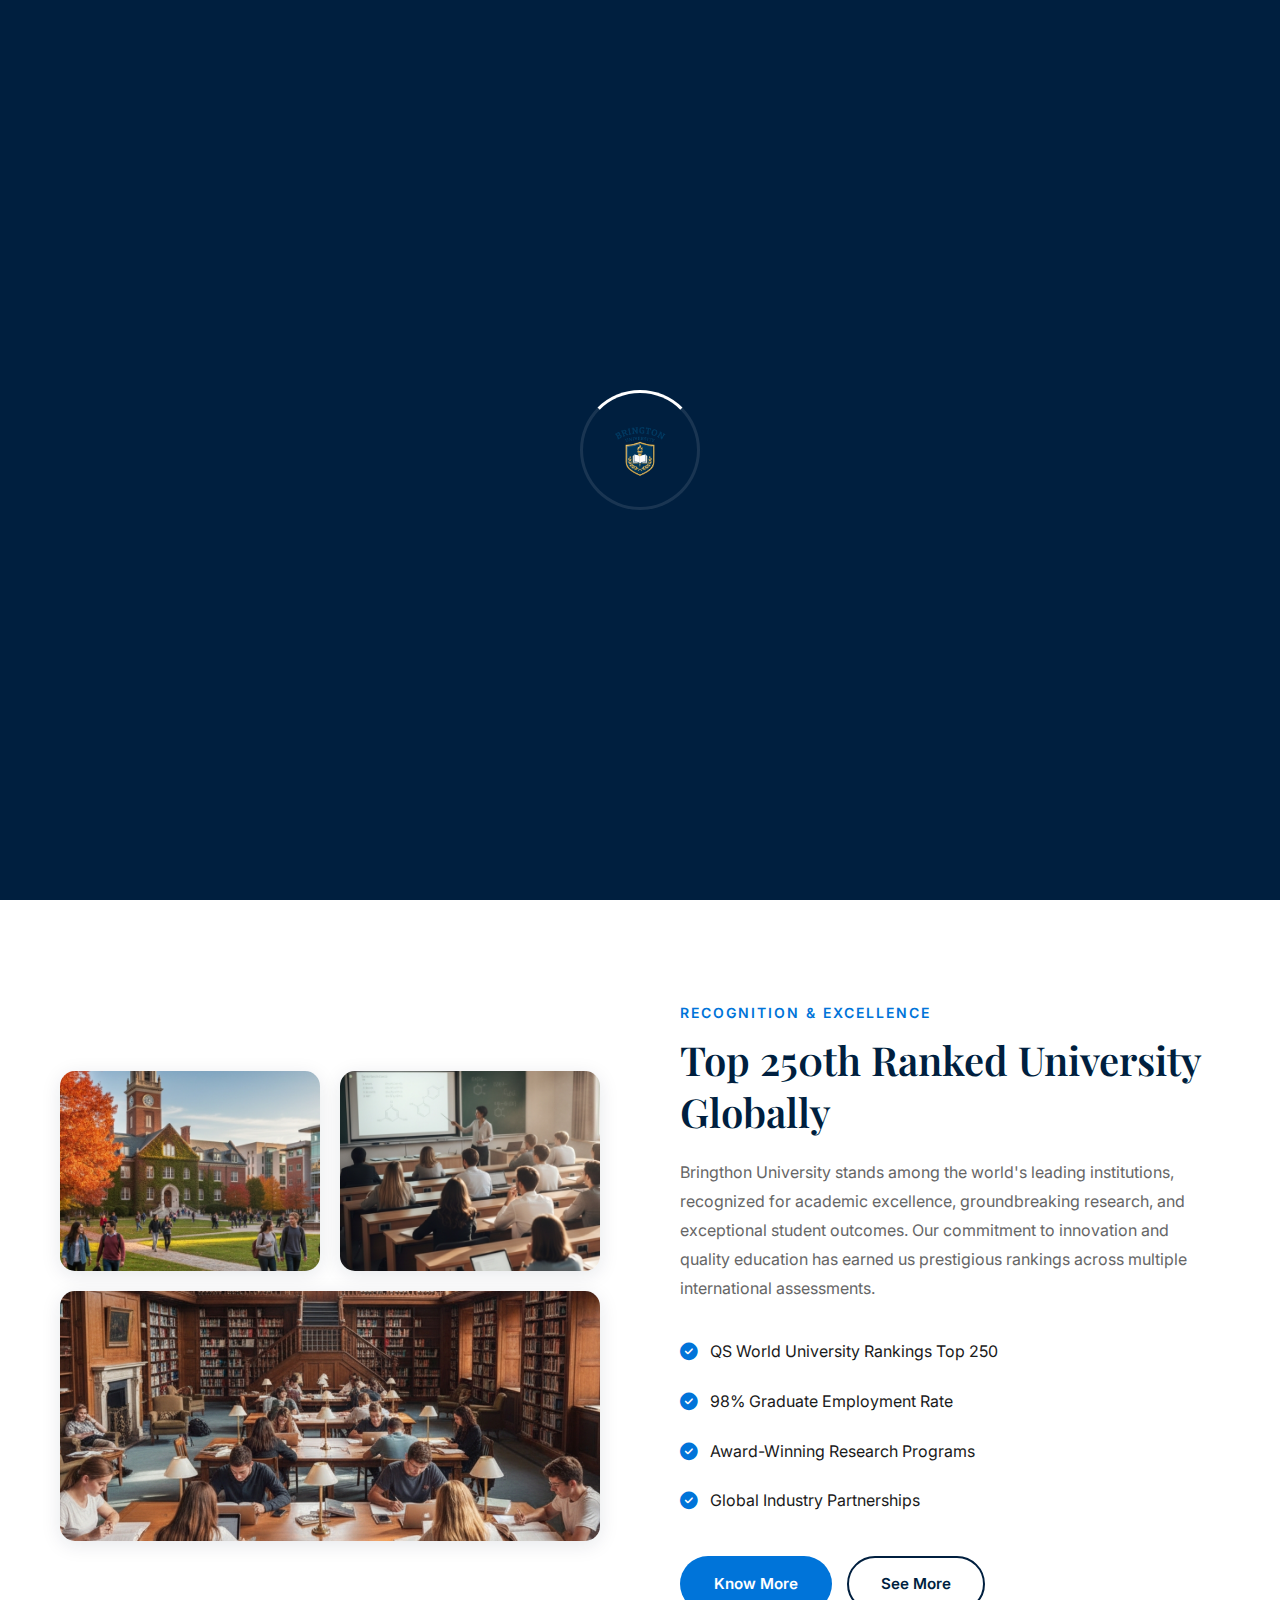
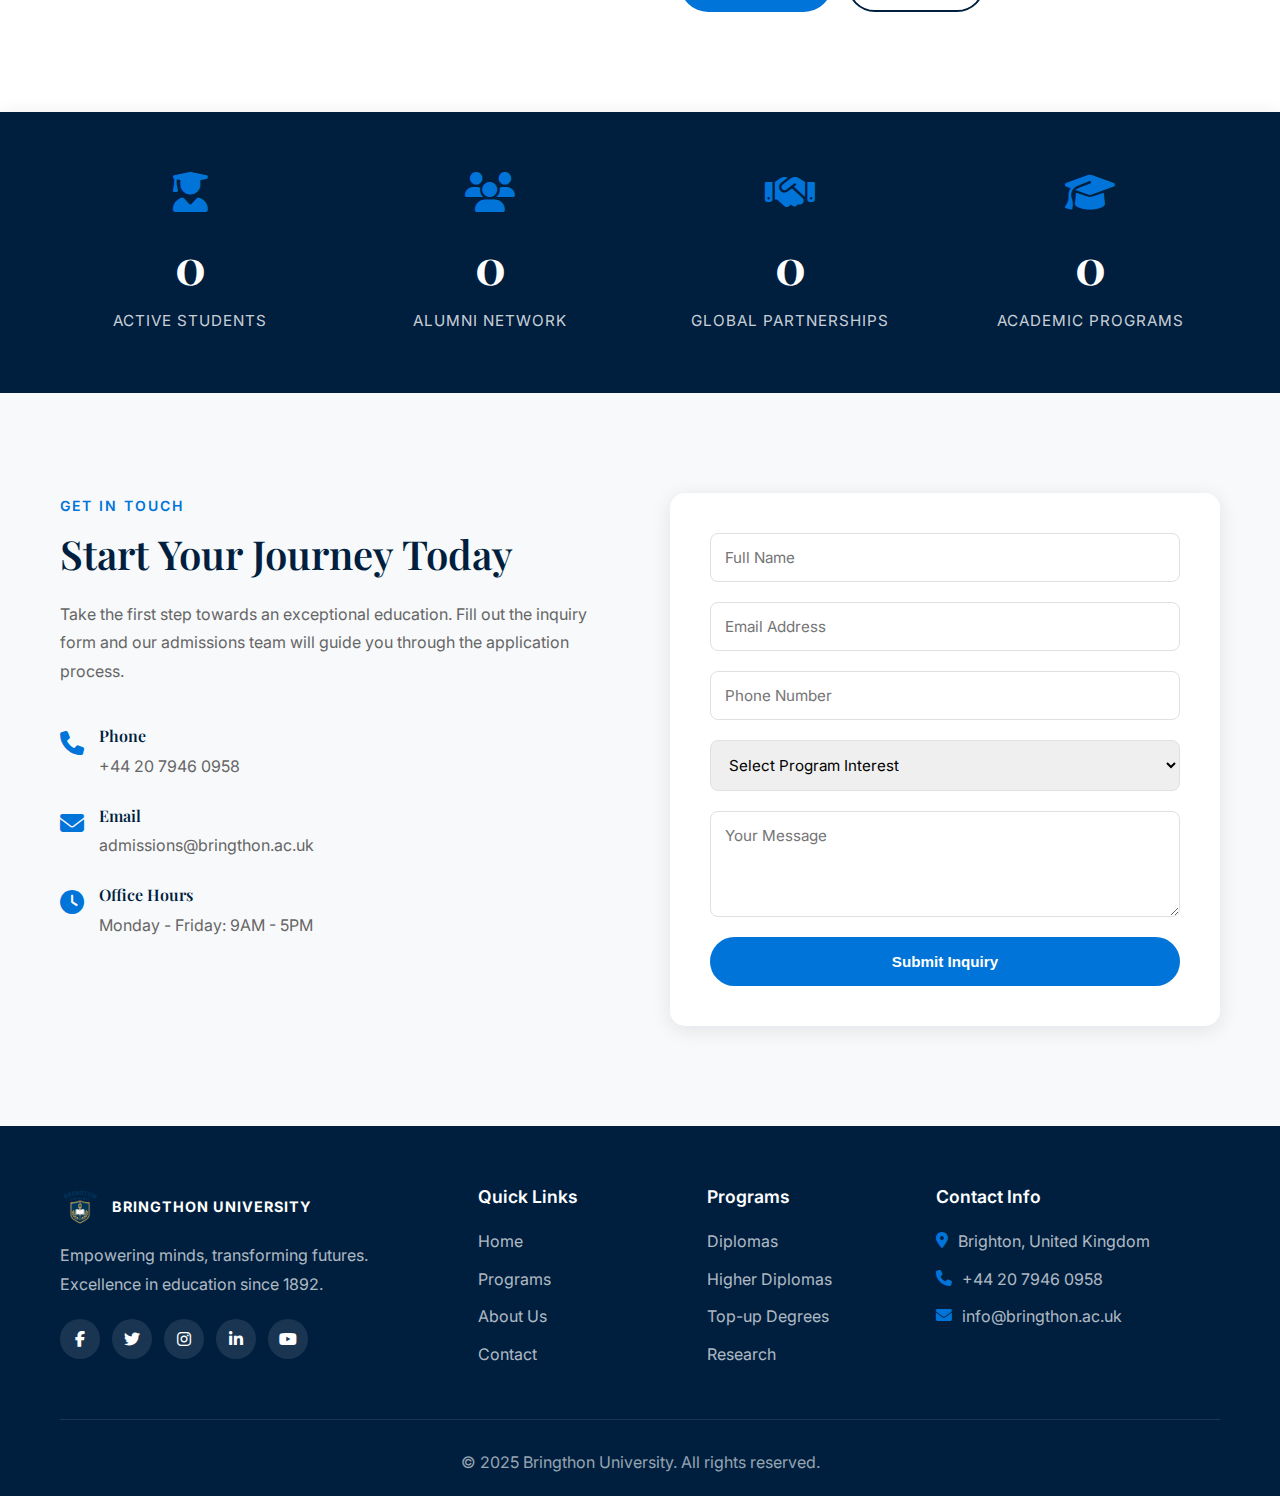
<file: index.html>
<!DOCTYPE html>
<html lang="en">
<head>
    <meta charset="UTF-8">
    <meta name="viewport" content="width=device-width, initial-scale=1.0">
    <title>Bringthon University - Premier Education Excellence</title>
    <link rel="stylesheet" href="styles.css">
    <link rel="stylesheet" href="https://cdnjs.cloudflare.com/ajax/libs/font-awesome/6.4.0/css/all.min.css">
    <link href="https://fonts.googleapis.com/css2?family=Playfair+Display:wght@400;500;600;700&family=Inter:wght@300;400;500;600;700&display=swap" rel="stylesheet">
</head>
<body>
    <!-- Loader -->
    <div class="loader-wrapper" id="loader">
        <div class="loader">
            <div class="loader-ring"></div>
            <div class="loader-text"><img src="images/logo.png" alt="Bringthon University"></div>
        </div>
    </div>

    <!-- Navigation -->
    <nav class="navbar" id="navbar">
        <div class="container">
            <div class="nav-content">
                <div class="logo">
                    <img src="images/logo.png" alt="Bringthon University">
                    <span>BRINGTHON UNIVERSITY</span>
                </div>
                <ul class="nav-links" id="navLinks">
                    <li><a href="index.html" class="active">Home</a></li>
                    <li><a href="programs.html">Programs</a></li>
                    <li><a href="about.html">About</a></li>
                    <li><a href="contact.html">Contact</a></li>
                </ul>
                <a href="apply.html">
                    <button class="apply-btn">Apply Now</button>
                </a>
                <div class="hamburger" id="hamburger">
                    <span></span>
                    <span></span>
                    <span></span>
                </div>
            </div>
        </div>
    </nav>

    <!-- Hero Section -->
    <section class="hero">
        <div class="hero-image">
            <img src="images/hero-bg.webp" alt="Bringthon Campus">
        </div>
        <div class="hero-overlay"></div>
        <div class="container">
            <div class="hero-content">
                <span class="hero-subtitle">Welcome to Excellence</span>
                <h1 class="hero-title">Shape Your Future at<br><span>Bringthon University</span></h1>
                <p class="hero-description">Join a legacy of academic excellence where innovation meets tradition. Experience world-class education that transforms lives and shapes leaders.</p>
                <div class="hero-buttons">
                    <a href="programs.html" class="btn btn-primary">Explore Programs</a>
                    <a href="contact.html" class="btn btn-secondary">Book a Tour</a>
                </div>
            </div>
        </div>
    </section>

    <!-- Rankings Section -->
    <section class="rankings-section">
        <div class="container">
            <div class="rankings-content">
                <div class="rankings-images">
                    <div class="rank-img-1">
                        <img src="images/campus-1.webp" alt="Campus">
                    </div>
                    <div class="rank-img-2">
                        <img src="images/campus-2.webp" alt="Students">
                    </div>
                    <div class="rank-img-3">
                        <img src="images/campus-3.webp" alt="Library">
                    </div>
                </div>
                <div class="rankings-text">
                    <span class="section-label">Recognition & Excellence</span>
                    <h2>Top 250th Ranked University Globally</h2>
                    <p>Bringthon University stands among the world's leading institutions, recognized for academic excellence, groundbreaking research, and exceptional student outcomes. Our commitment to innovation and quality education has earned us prestigious rankings across multiple international assessments.</p>
                    <ul class="rankings-features">
                        <li><i class="fas fa-check-circle"></i> QS World University Rankings Top 250</li>
                        <li><i class="fas fa-check-circle"></i> 98% Graduate Employment Rate</li>
                        <li><i class="fas fa-check-circle"></i> Award-Winning Research Programs</li>
                        <li><i class="fas fa-check-circle"></i> Global Industry Partnerships</li>
                    </ul>
                    <div class="rankings-buttons">
                        <a href="#inquiry" class="btn btn-primary">Know More</a>
                        <a href="about.html" class="btn btn-outline">See More</a>
                    </div>
                </div>
            </div>
        </div>
    </section>

    <!-- Statistics Bar -->
    <section class="stats-bar">
        <div class="container">
            <div class="stats-grid">
                <div class="stat-item">
                    <i class="fas fa-user-graduate"></i>
                    <div class="stat-number" data-target="15000">0</div>
                    <div class="stat-label">Active Students</div>
                </div>
                <div class="stat-item">
                    <i class="fas fa-users"></i>
                    <div class="stat-number" data-target="45000">0</div>
                    <div class="stat-label">Alumni Network</div>
                </div>
                <div class="stat-item">
                    <i class="fas fa-handshake"></i>
                    <div class="stat-number" data-target="250">0</div>
                    <div class="stat-label">Global Partnerships</div>
                </div>
                <div class="stat-item">
                    <i class="fas fa-graduation-cap"></i>
                    <div class="stat-number" data-target="120">0</div>
                    <div class="stat-label">Academic Programs</div>
                </div>
            </div>
        </div>
    </section>

    <!-- Inquiry Form Section -->
    <section class="inquiry-section" id="inquiry">
        <div class="container">
            <div class="inquiry-content">
                <div class="inquiry-left">
                    <span class="section-label">Get in Touch</span>
                    <h2>Start Your Journey Today</h2>
                    <p>Take the first step towards an exceptional education. Fill out the inquiry form and our admissions team will guide you through the application process.</p>
                    <div class="inquiry-info">
                        <div class="info-item">
                            <i class="fas fa-phone"></i>
                            <div>
                                <h4>Phone</h4>
                                <p>+44 20 7946 0958</p>
                            </div>
                        </div>
                        <div class="info-item">
                            <i class="fas fa-envelope"></i>
                            <div>
                                <h4>Email</h4>
                                <p>admissions@bringthon.ac.uk</p>
                            </div>
                        </div>
                        <div class="info-item">
                            <i class="fas fa-clock"></i>
                            <div>
                                <h4>Office Hours</h4>
                                <p>Monday - Friday: 9AM - 5PM</p>
                            </div>
                        </div>
                    </div>
                </div>
                <div class="inquiry-form-wrapper">
                    <form class="inquiry-form" id="inquiryForm">
                        <div class="form-group">
                            <input type="text" placeholder="Full Name" required>
                        </div>
                        <div class="form-group">
                            <input type="email" placeholder="Email Address" required>
                        </div>
                        <div class="form-group">
                            <input type="tel" placeholder="Phone Number" required>
                        </div>
                        <div class="form-group">
                            <select required>
                                <option value="">Select Program Interest</option>
                                <option value="diploma">Diploma Programs</option>
                                <option value="higher-diploma">Higher Diploma Programs</option>
                                <option value="topup">Top-up Degree Programs</option>
                                <option value="masters">Master's Programs</option>
                            </select>
                        </div>
                        <div class="form-group">
                            <textarea placeholder="Your Message" rows="4"></textarea>
                        </div>
                        <button type="submit" class="btn btn-primary btn-full">Submit Inquiry</button>
                    </form>
                </div>
            </div>
        </div>
    </section>

    <!-- Footer -->
    <footer class="footer">
        <div class="container">
            <div class="footer-grid">
                <div class="footer-col">
                    <div class="footer-logo">
                        <img src="images/logo.png" alt="Bringthon University">
                        <span>BRINGTHON UNIVERSITY</span>
                    </div>
                    <p>Empowering minds, transforming futures. Excellence in education since 1892.</p>
                    <div class="social-links">
                        <a href="#"><i class="fab fa-facebook-f"></i></a>
                        <a href="#"><i class="fab fa-twitter"></i></a>
                        <a href="#"><i class="fab fa-instagram"></i></a>
                        <a href="#"><i class="fab fa-linkedin-in"></i></a>
                        <a href="#"><i class="fab fa-youtube"></i></a>
                    </div>
                </div>
                <div class="footer-col">
                    <h4>Quick Links</h4>
                    <ul>
                        <li><a href="index.html">Home</a></li>
                        <li><a href="programs.html">Programs</a></li>
                        <li><a href="about.html">About Us</a></li>
                        <li><a href="contact.html">Contact</a></li>
                    </ul>
                </div>
                <div class="footer-col">
                    <h4>Programs</h4>
                    <ul>
                        <li><a href="programs.html">Diplomas</a></li>
                        <li><a href="programs.html">Higher Diplomas</a></li>
                        <li><a href="programs.html">Top-up Degrees</a></li>
                        <li><a href="programs.html">Research</a></li>
                    </ul>
                </div>
                <div class="footer-col">
                    <h4>Contact Info</h4>
                    <ul class="contact-info">
                        <li><i class="fas fa-map-marker-alt"></i> Brighton, United Kingdom</li>
                        <li><i class="fas fa-phone"></i> +44 20 7946 0958</li>
                        <li><i class="fas fa-envelope"></i> info@bringthon.ac.uk</li>
                    </ul>
                </div>
            </div>
            <div class="footer-bottom">
                <p>&copy; 2025 Bringthon University. All rights reserved.</p>
            </div>
        </div>
    </footer>

    <script src="script.js"></script>
</body>
</html>
</file>
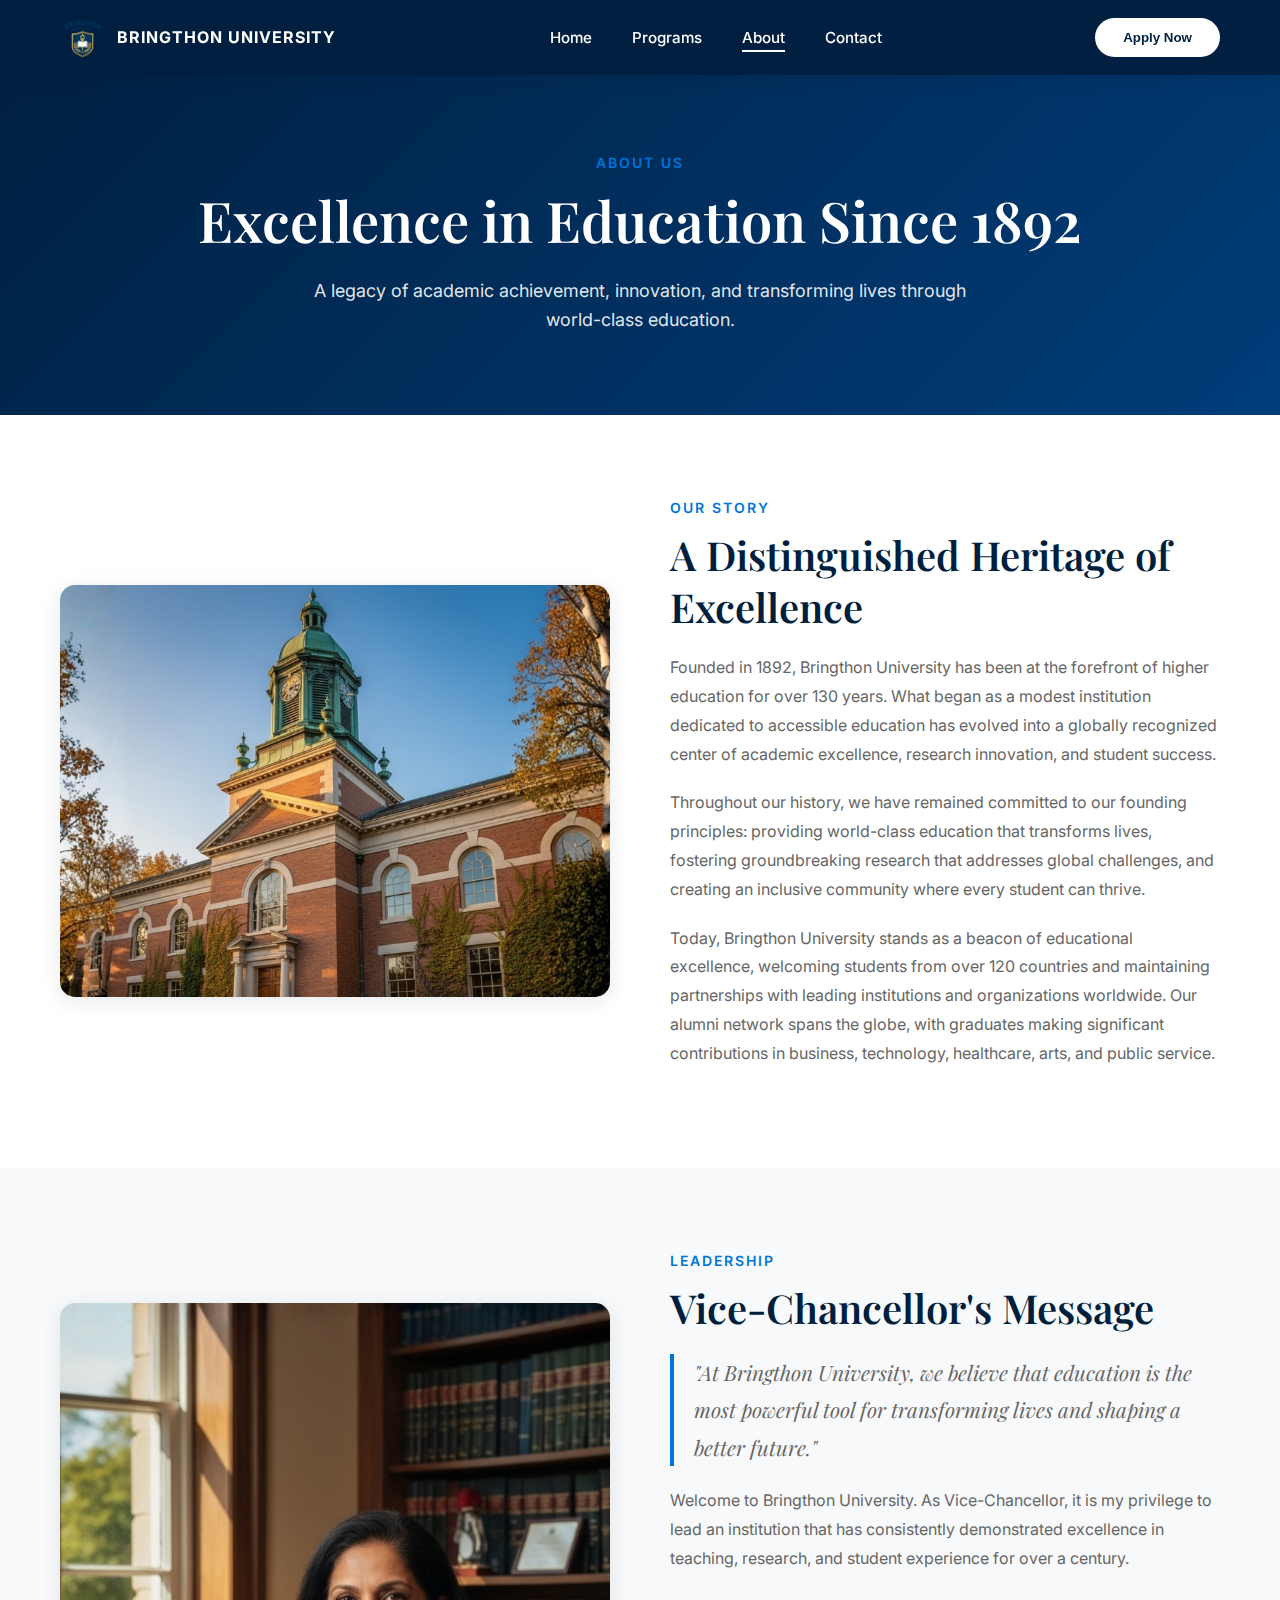
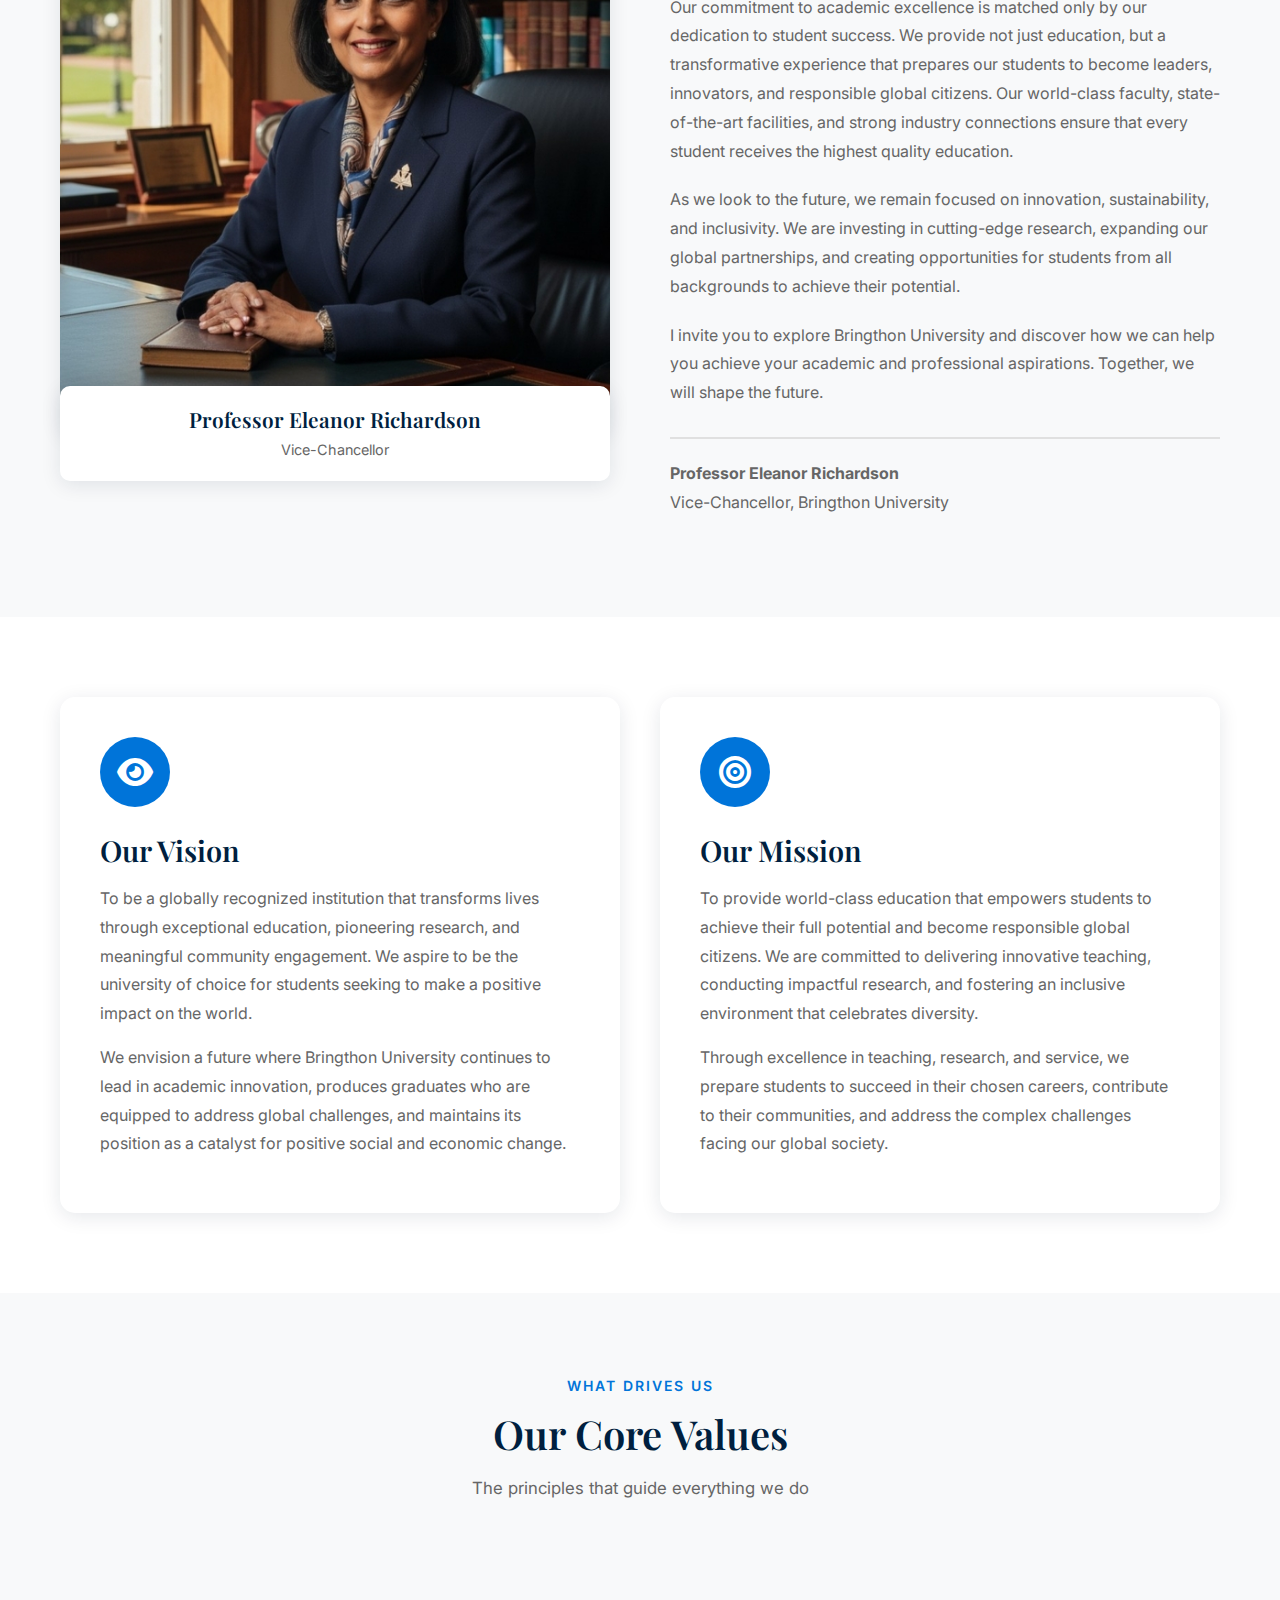
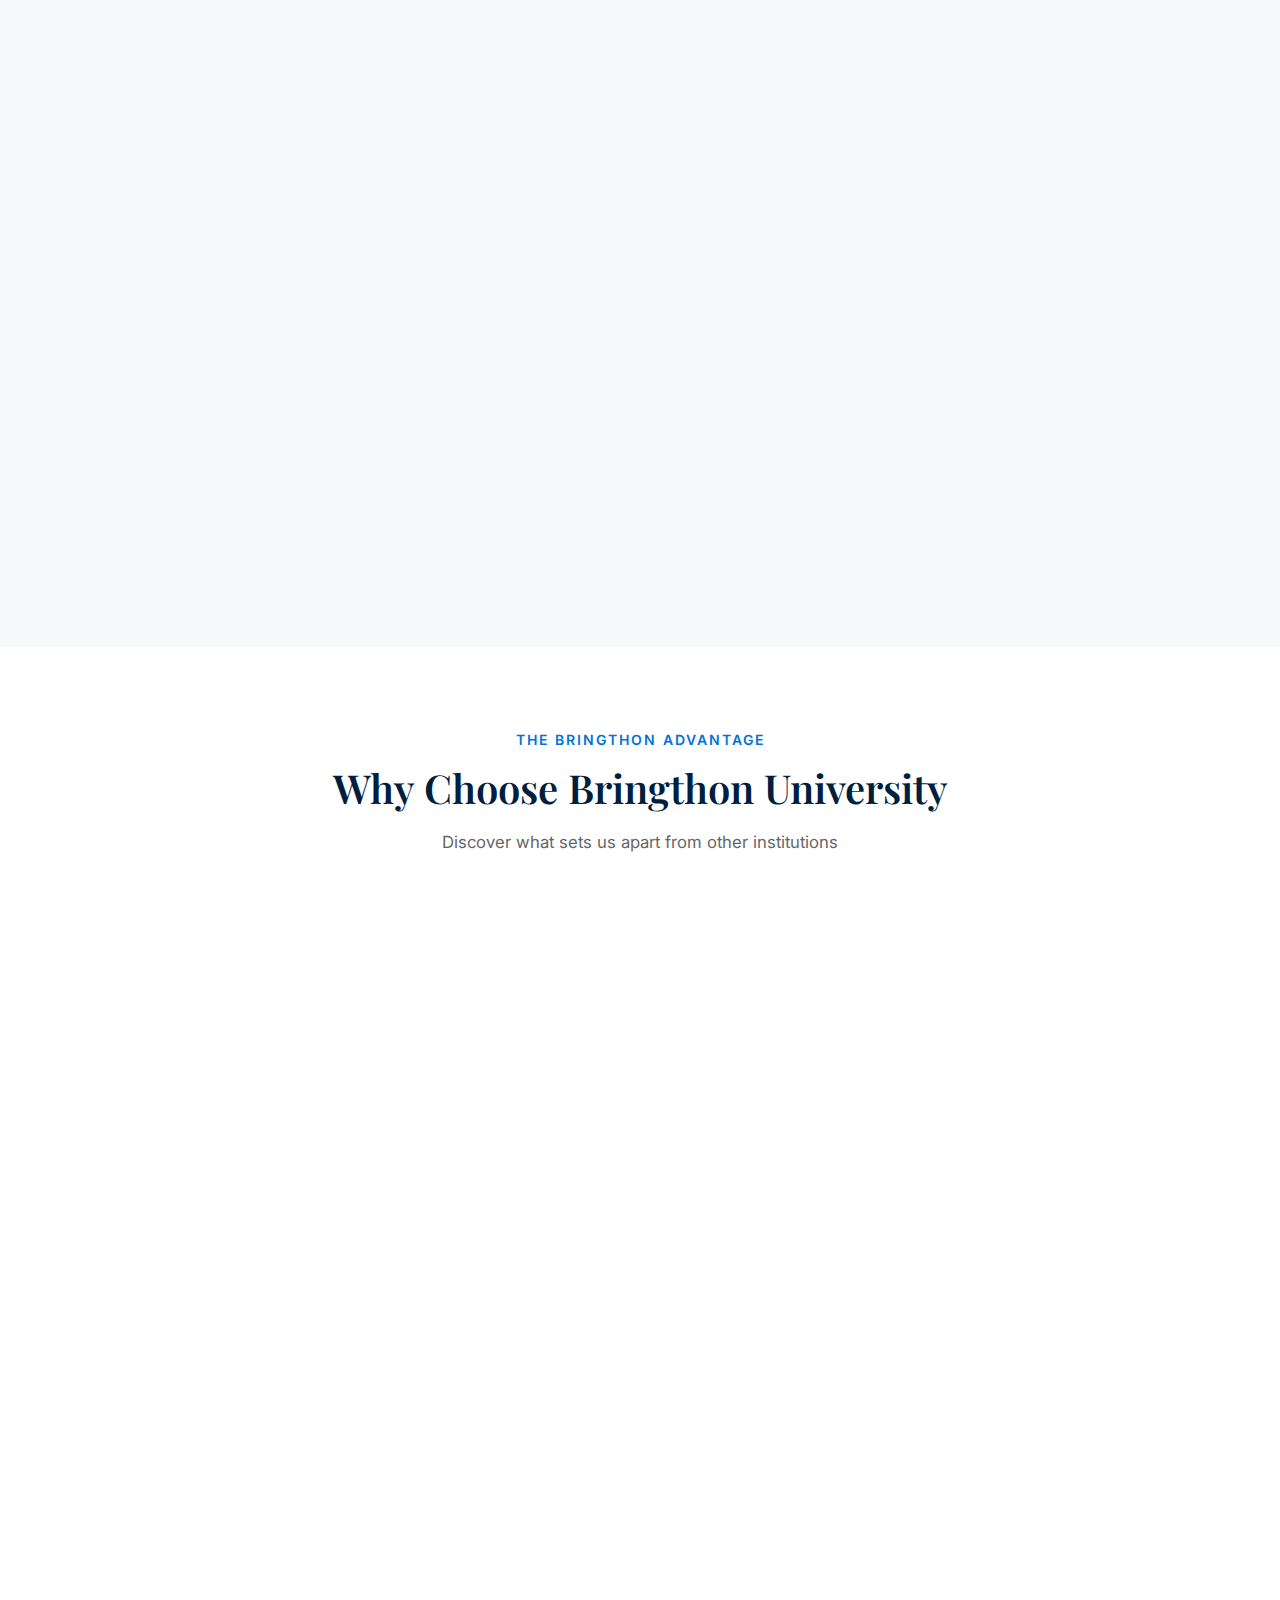
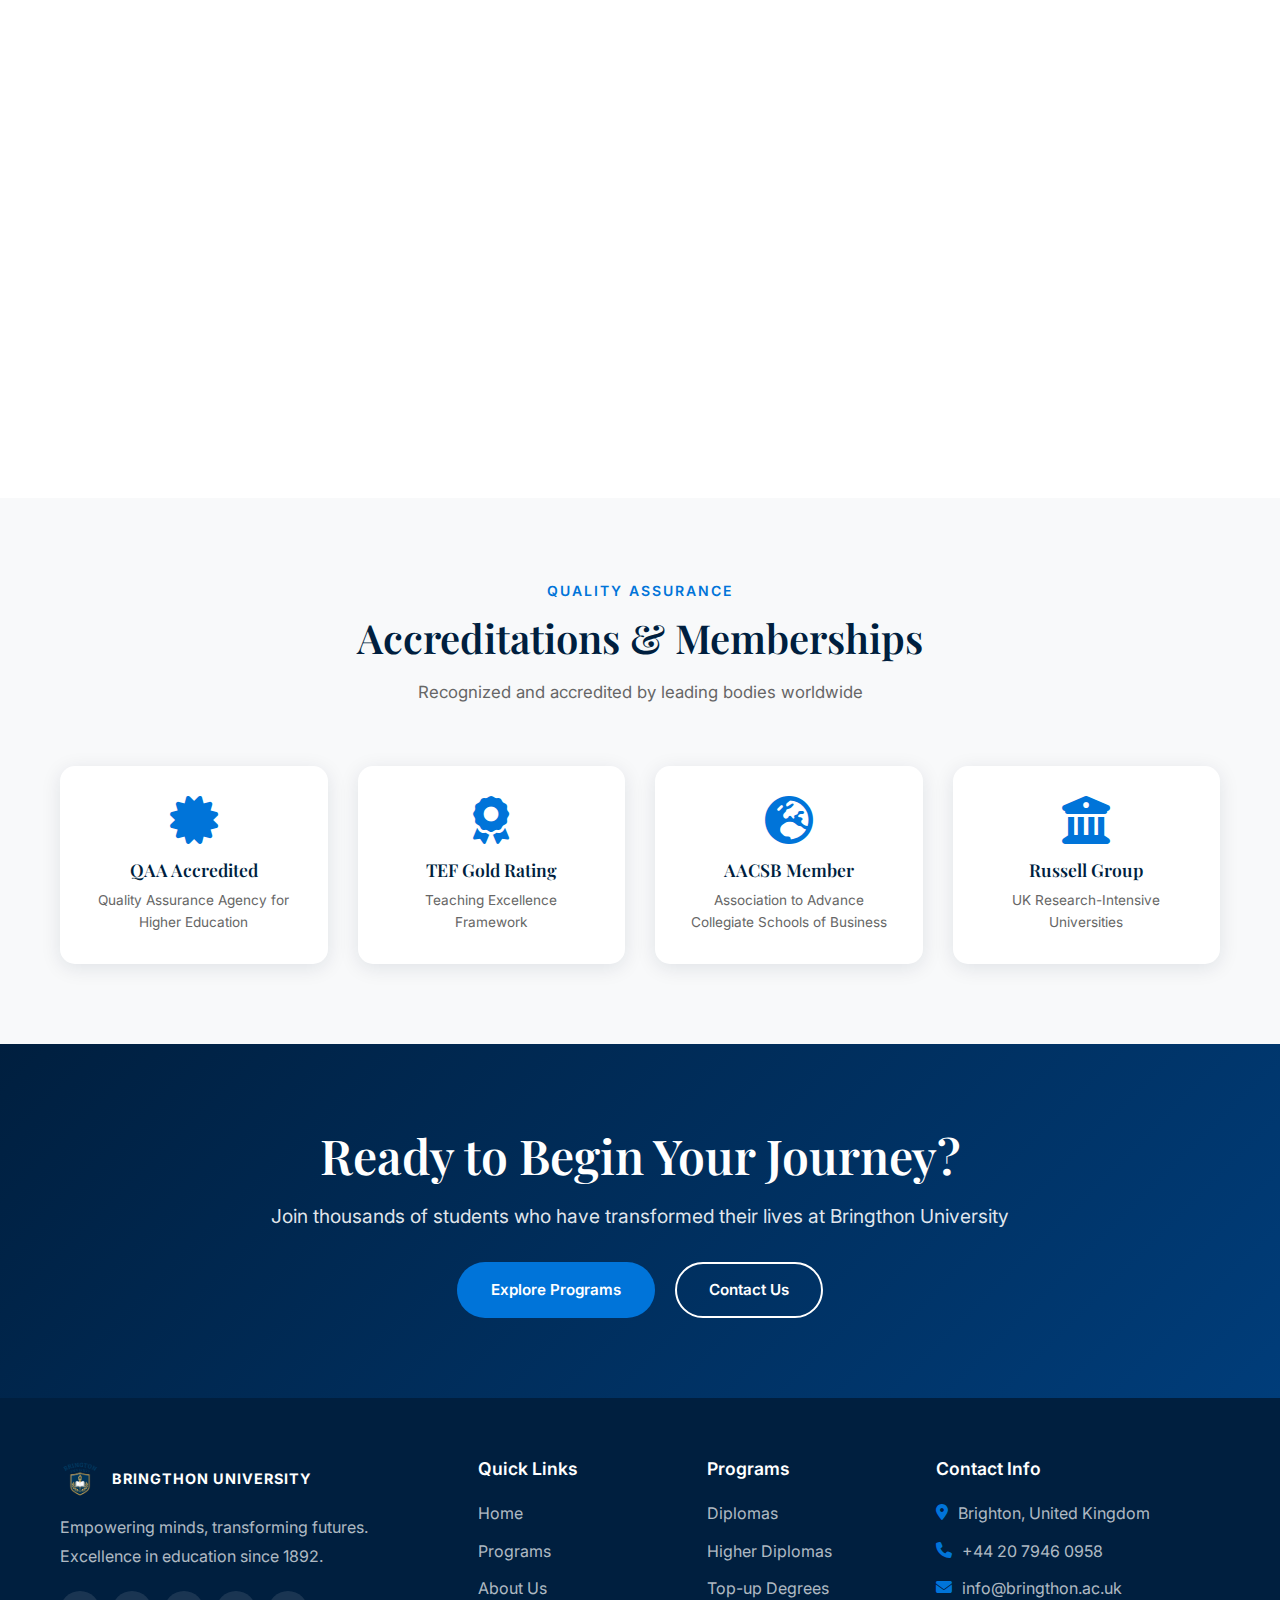
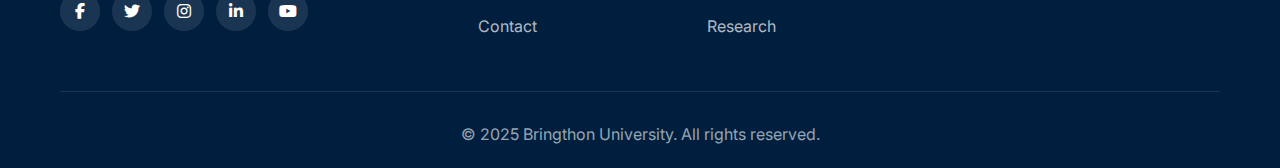
<file: about.html>
<!DOCTYPE html>
<html lang="en">
<head>
    <meta charset="UTF-8">
    <meta name="viewport" content="width=device-width, initial-scale=1.0">
    <title>About Us - Bringthon University</title>
    <link rel="stylesheet" href="styles.css">
    <link rel="stylesheet" href="https://cdnjs.cloudflare.com/ajax/libs/font-awesome/6.4.0/css/all.min.css">
    <link href="https://fonts.googleapis.com/css2?family=Playfair+Display:wght@400;500;600;700&family=Inter:wght@300;400;500;600;700&display=swap" rel="stylesheet">
</head>
<body>
    <!-- Navigation -->
    <nav class="navbar navbar-solid" id="navbar">
        <div class="container">
            <div class="nav-content">
                <div class="logo">
                    <img src="images/logo.png" alt="Bringthon University">
                    <span>BRINGTHON UNIVERSITY</span>
                </div>
                <ul class="nav-links" id="navLinks">
                    <li><a href="index.html">Home</a></li>
                    <li><a href="programs.html">Programs</a></li>
                    <li><a href="about.html" class="active">About</a></li>
                    <li><a href="contact.html">Contact</a></li>
                </ul>
                <a href="apply.html">
                    <button class="apply-btn">Apply Now</button>
                </a>
                <div class="hamburger" id="hamburger">
                    <span></span>
                    <span></span>
                    <span></span>
                </div>
            </div>
        </div>
    </nav>

    <!-- About Hero -->
    <section class="page-hero">
        <div class="container">
            <div class="page-hero-content">
                <span class="section-label">About Us</span>
                <h1>Excellence in Education Since 1892</h1>
                <p>A legacy of academic achievement, innovation, and transforming lives through world-class education.</p>
            </div>
        </div>
    </section>

    <!-- University Story -->
    <section class="about-story">
        <div class="container">
            <div class="about-grid">
                <div class="about-image">
                    <img src="images/about-campus.webp" alt="Bringthon Campus">
                </div>
                <div class="about-content">
                    <span class="section-label">Our Story</span>
                    <h2>A Distinguished Heritage of Excellence</h2>
                    <p>Founded in 1892, Bringthon University has been at the forefront of higher education for over 130 years. What began as a modest institution dedicated to accessible education has evolved into a globally recognized center of academic excellence, research innovation, and student success.</p>
                    <p>Throughout our history, we have remained committed to our founding principles: providing world-class education that transforms lives, fostering groundbreaking research that addresses global challenges, and creating an inclusive community where every student can thrive.</p>
                    <p>Today, Bringthon University stands as a beacon of educational excellence, welcoming students from over 120 countries and maintaining partnerships with leading institutions and organizations worldwide. Our alumni network spans the globe, with graduates making significant contributions in business, technology, healthcare, arts, and public service.</p>
                </div>
            </div>
        </div>
    </section>

    <!-- Vice Chancellor Message -->
    <section class="vc-message">
        <div class="container">
            <div class="vc-grid">
                <div class="vc-image">
                    <img src="images/vice-chancellor.webp" alt="Vice Chancellor">
                    <div class="vc-info">
                        <h3>Professor Eleanor Richardson</h3>
                        <p>Vice-Chancellor</p>
                    </div>
                </div>
                <div class="vc-content">
                    <span class="section-label">Leadership</span>
                    <h2>Vice-Chancellor's Message</h2>
                    <p class="lead-quote">"At Bringthon University, we believe that education is the most powerful tool for transforming lives and shaping a better future."</p>
                    <p>Welcome to Bringthon University. As Vice-Chancellor, it is my privilege to lead an institution that has consistently demonstrated excellence in teaching, research, and student experience for over a century.</p>
                    <p>Our commitment to academic excellence is matched only by our dedication to student success. We provide not just education, but a transformative experience that prepares our students to become leaders, innovators, and responsible global citizens. Our world-class faculty, state-of-the-art facilities, and strong industry connections ensure that every student receives the highest quality education.</p>
                    <p>As we look to the future, we remain focused on innovation, sustainability, and inclusivity. We are investing in cutting-edge research, expanding our global partnerships, and creating opportunities for students from all backgrounds to achieve their potential.</p>
                    <p>I invite you to explore Bringthon University and discover how we can help you achieve your academic and professional aspirations. Together, we will shape the future.</p>
                    <div class="signature">
                        <p><strong>Professor Eleanor Richardson</strong><br>Vice-Chancellor, Bringthon University</p>
                    </div>
                </div>
            </div>
        </div>
    </section>

    <!-- Vision & Mission -->
    <section class="vision-mission">
        <div class="container">
            <div class="vm-grid">
                <div class="vm-card">
                    <div class="vm-icon">
                        <i class="fas fa-eye"></i>
                    </div>
                    <h3>Our Vision</h3>
                    <p>To be a globally recognized institution that transforms lives through exceptional education, pioneering research, and meaningful community engagement. We aspire to be the university of choice for students seeking to make a positive impact on the world.</p>
                    <p>We envision a future where Bringthon University continues to lead in academic innovation, produces graduates who are equipped to address global challenges, and maintains its position as a catalyst for positive social and economic change.</p>
                </div>
                <div class="vm-card">
                    <div class="vm-icon">
                        <i class="fas fa-bullseye"></i>
                    </div>
                    <h3>Our Mission</h3>
                    <p>To provide world-class education that empowers students to achieve their full potential and become responsible global citizens. We are committed to delivering innovative teaching, conducting impactful research, and fostering an inclusive environment that celebrates diversity.</p>
                    <p>Through excellence in teaching, research, and service, we prepare students to succeed in their chosen careers, contribute to their communities, and address the complex challenges facing our global society.</p>
                </div>
            </div>
        </div>
    </section>

    <!-- Core Values -->
    <section class="core-values">
        <div class="container">
            <div class="section-header">
                <span class="section-label">What Drives Us</span>
                <h2>Our Core Values</h2>
                <p>The principles that guide everything we do</p>
            </div>
            <div class="values-grid">
                <div class="value-card">
                    <i class="fas fa-graduation-cap"></i>
                    <h3>Excellence</h3>
                    <p>We pursue the highest standards in teaching, research, and student experience, continuously striving for improvement and innovation.</p>
                </div>
                <div class="value-card">
                    <i class="fas fa-users"></i>
                    <h3>Inclusivity</h3>
                    <p>We celebrate diversity and create an environment where everyone feels valued, respected, and empowered to succeed.</p>
                </div>
                <div class="value-card">
                    <i class="fas fa-lightbulb"></i>
                    <h3>Innovation</h3>
                    <p>We embrace new ideas, technologies, and approaches that enhance learning and address real-world challenges.</p>
                </div>
                <div class="value-card">
                    <i class="fas fa-hands-helping"></i>
                    <h3>Integrity</h3>
                    <p>We uphold the highest ethical standards in all our activities, fostering trust, transparency, and accountability.</p>
                </div>
                <div class="value-card">
                    <i class="fas fa-globe"></i>
                    <h3>Global Outlook</h3>
                    <p>We prepare students for success in an interconnected world through international partnerships and diverse perspectives.</p>
                </div>
                <div class="value-card">
                    <i class="fas fa-heart"></i>
                    <h3>Community</h3>
                    <p>We build strong relationships and engage with our local and global communities to create positive social impact.</p>
                </div>
            </div>
        </div>
    </section>

    <!-- Why Choose Us -->
    <section class="why-choose">
        <div class="container">
            <div class="section-header">
                <span class="section-label">The Bringthon Advantage</span>
                <h2>Why Choose Bringthon University</h2>
                <p>Discover what sets us apart from other institutions</p>
            </div>
            <div class="choose-grid">
                <div class="choose-item">
                    <div class="choose-number">01</div>
                    <div class="choose-content">
                        <h3>World-Class Faculty</h3>
                        <p>Learn from internationally recognized experts and industry leaders who bring real-world experience and cutting-edge knowledge to the classroom. Our faculty are not just educators but mentors committed to your success.</p>
                    </div>
                </div>
                <div class="choose-item">
                    <div class="choose-number">02</div>
                    <div class="choose-content">
                        <h3>Industry Connections</h3>
                        <p>Benefit from our extensive network of industry partnerships that provide internship opportunities, guest lectures, and direct pathways to employment with leading organizations across various sectors.</p>
                    </div>
                </div>
                <div class="choose-item">
                    <div class="choose-number">03</div>
                    <div class="choose-content">
                        <h3>State-of-the-Art Facilities</h3>
                        <p>Access world-class libraries, laboratories, research centers, and learning spaces equipped with the latest technology to support your academic journey and practical skill development.</p>
                    </div>
                </div>
                <div class="choose-item">
                    <div class="choose-number">04</div>
                    <div class="choose-content">
                        <h3>Global Recognition</h3>
                        <p>Graduate with a degree that is recognized and respected worldwide, opening doors to international career opportunities and further study at prestigious institutions globally.</p>
                    </div>
                </div>
                <div class="choose-item">
                    <div class="choose-number">05</div>
                    <div class="choose-content">
                        <h3>Student Support Services</h3>
                        <p>Access comprehensive support including academic advising, career counseling, mental health services, and student wellbeing programs designed to help you thrive throughout your studies.</p>
                    </div>
                </div>
                <div class="choose-item">
                    <div class="choose-number">06</div>
                    <div class="choose-content">
                        <h3>Vibrant Campus Life</h3>
                        <p>Join a diverse community with over 100 student clubs and societies, sports facilities, cultural events, and social activities that enrich your university experience beyond academics.</p>
                    </div>
                </div>
            </div>
        </div>
    </section>

    <!-- Accreditations -->
    <section class="accreditations">
        <div class="container">
            <div class="section-header">
                <span class="section-label">Quality Assurance</span>
                <h2>Accreditations & Memberships</h2>
                <p>Recognized and accredited by leading bodies worldwide</p>
            </div>
            <div class="accred-grid">
                <div class="accred-item">
                    <i class="fas fa-certificate"></i>
                    <h4>QAA Accredited</h4>
                    <p>Quality Assurance Agency for Higher Education</p>
                </div>
                <div class="accred-item">
                    <i class="fas fa-award"></i>
                    <h4>TEF Gold Rating</h4>
                    <p>Teaching Excellence Framework</p>
                </div>
                <div class="accred-item">
                    <i class="fas fa-globe-europe"></i>
                    <h4>AACSB Member</h4>
                    <p>Association to Advance Collegiate Schools of Business</p>
                </div>
                <div class="accred-item">
                    <i class="fas fa-university"></i>
                    <h4>Russell Group</h4>
                    <p>UK Research-Intensive Universities</p>
                </div>
            </div>
        </div>
    </section>

    <!-- CTA Section -->
    <section class="cta-section">
        <div class="container">
            <div class="cta-content">
                <h2>Ready to Begin Your Journey?</h2>
                <p>Join thousands of students who have transformed their lives at Bringthon University</p>
                <div class="cta-buttons">
                    <a href="programs.html" class="btn btn-primary">Explore Programs</a>
                    <a href="contact.html" class="btn btn-secondary">Contact Us</a>
                </div>
            </div>
        </div>
    </section>

    <!-- Footer -->
    <footer class="footer">
        <div class="container">
            <div class="footer-grid">
                <div class="footer-col">
                    <div class="footer-logo">
                        <img src="images/logo.png" alt="Bringthon University">
                        <span>BRINGTHON UNIVERSITY</span>
                    </div>
                    <p>Empowering minds, transforming futures. Excellence in education since 1892.</p>
                    <div class="social-links">
                        <a href="#"><i class="fab fa-facebook-f"></i></a>
                        <a href="#"><i class="fab fa-twitter"></i></a>
                        <a href="#"><i class="fab fa-instagram"></i></a>
                        <a href="#"><i class="fab fa-linkedin-in"></i></a>
                        <a href="#"><i class="fab fa-youtube"></i></a>
                    </div>
                </div>
                <div class="footer-col">
                    <h4>Quick Links</h4>
                    <ul>
                        <li><a href="index.html">Home</a></li>
                        <li><a href="programs.html">Programs</a></li>
                        <li><a href="about.html">About Us</a></li>
                        <li><a href="contact.html">Contact</a></li>
                    </ul>
                </div>
                <div class="footer-col">
                    <h4>Programs</h4>
                    <ul>
                        <li><a href="programs.html">Diplomas</a></li>
                        <li><a href="programs.html">Higher Diplomas</a></li>
                        <li><a href="programs.html">Top-up Degrees</a></li>
                        <li><a href="programs.html">Research</a></li>
                    </ul>
                </div>
                <div class="footer-col">
                    <h4>Contact Info</h4>
                    <ul class="contact-info">
                        <li><i class="fas fa-map-marker-alt"></i> Brighton, United Kingdom</li>
                        <li><i class="fas fa-phone"></i> +44 20 7946 0958</li>
                        <li><i class="fas fa-envelope"></i> info@bringthon.ac.uk</li>
                    </ul>
                </div>
            </div>
            <div class="footer-bottom">
                <p>&copy; 2025 Bringthon University. All rights reserved.</p>
            </div>
        </div>
    </footer>

    <script src="script.js"></script>
</body>
</html>
</file>
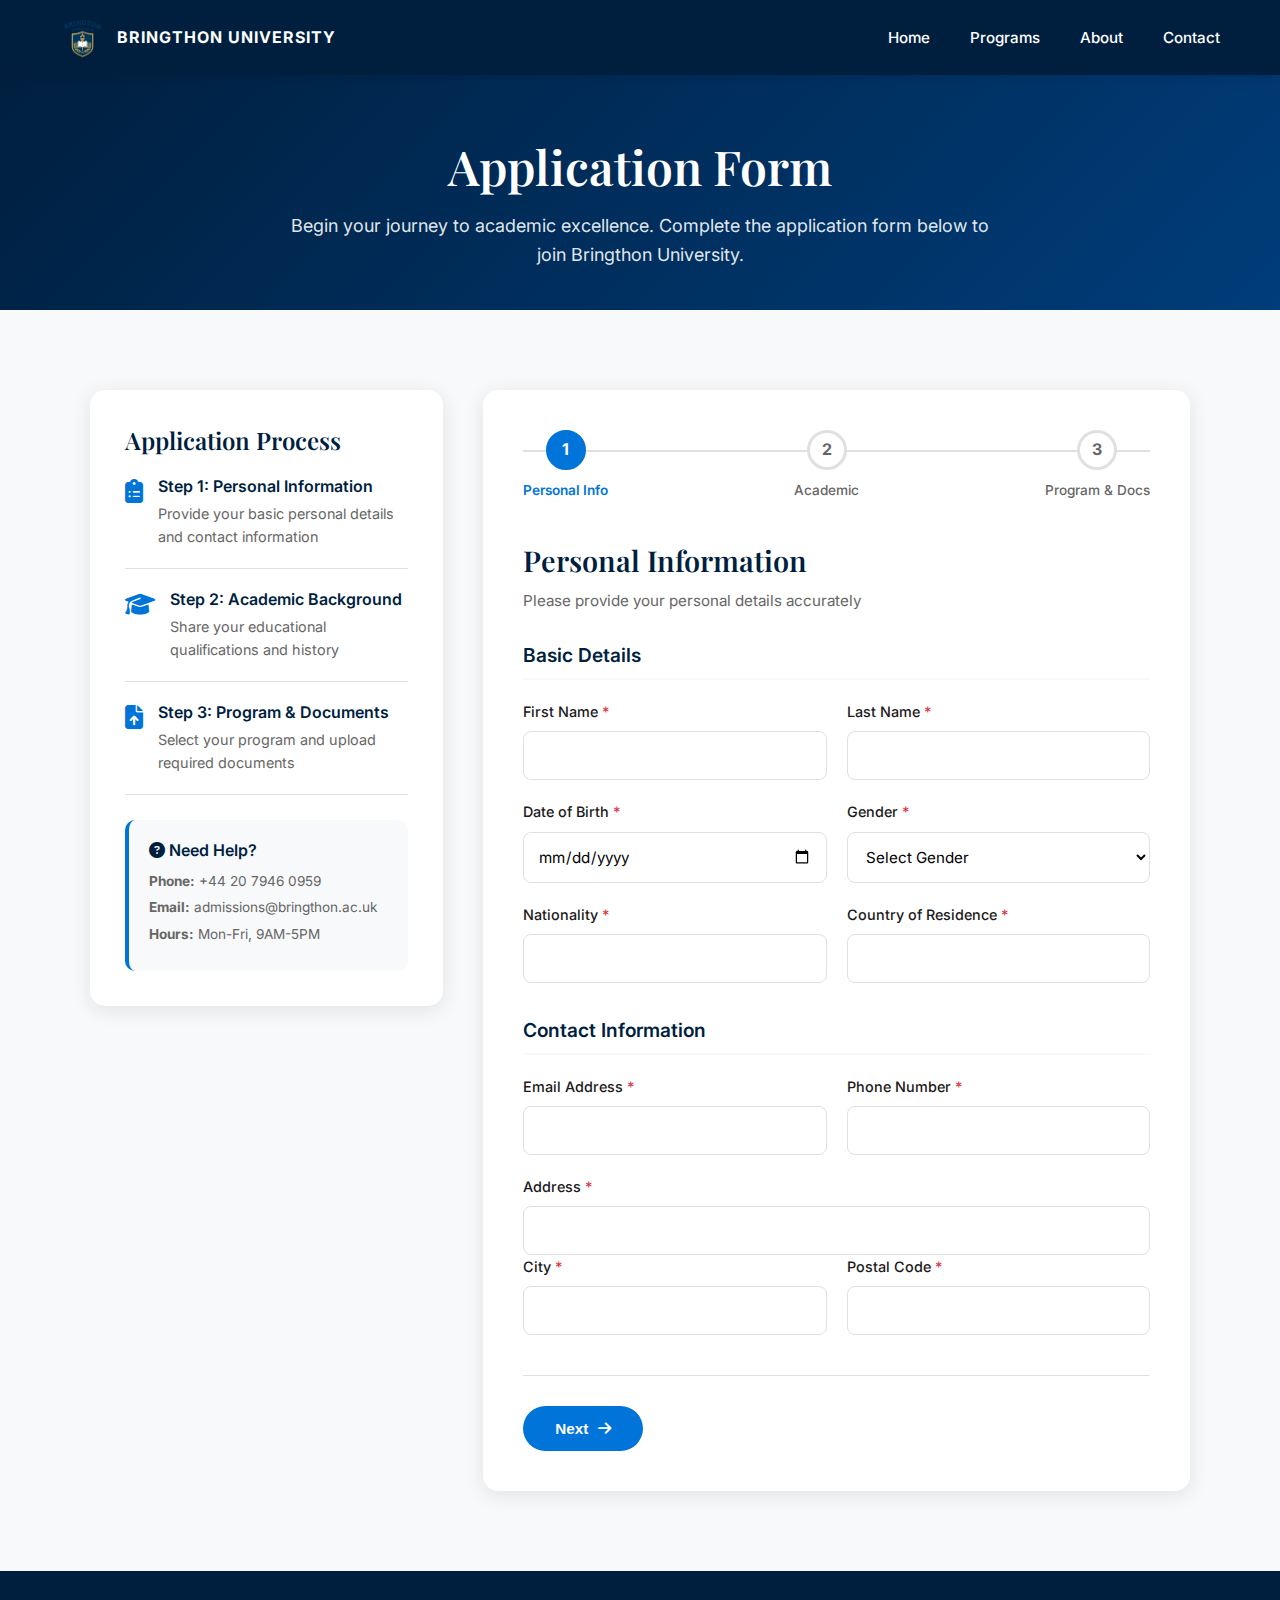
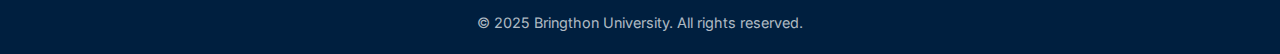
<file: apply.html>
<!DOCTYPE html>
<html lang="en">
<head>
    <meta charset="UTF-8">
    <meta name="viewport" content="width=device-width, initial-scale=1.0">
    <title>Apply Now - Bringthon University</title>
    <link rel="stylesheet" href="https://cdnjs.cloudflare.com/ajax/libs/font-awesome/6.4.0/css/all.min.css">
    <link href="https://fonts.googleapis.com/css2?family=Playfair+Display:wght@400;500;600;700&family=Inter:wght@300;400;500;600;700&display=swap" rel="stylesheet">
    <style>
        /* Global Styles */
        :root {
            --primary-color: #001f3f;
            --secondary-color: #003d7a;
            --accent-color: #0074D9;
            --text-dark: #1a1a1a;
            --text-light: #666;
            --white: #ffffff;
            --light-bg: #f8f9fa;
            --border-color: #e0e0e0;
            --shadow: 0 4px 20px rgba(0, 31, 63, 0.1);
            --shadow-hover: 0 8px 30px rgba(0, 31, 63, 0.15);
            --success-color: #28a745;
            --error-color: #dc3545;
        }

        * {
            margin: 0;
            padding: 0;
            box-sizing: border-box;
        }

        html {
            scroll-behavior: smooth;
            overflow-x: hidden;
        }

        body {
            font-family: 'Inter', sans-serif;
            color: var(--text-dark);
            line-height: 1.6;
            overflow-x: hidden;
            background: var(--light-bg);
        }

        h1, h2, h3, h4, h5, h6 {
            font-family: 'Playfair Display', serif;
            font-weight: 600;
            line-height: 1.3;
        }

        img {
            max-width: 100%;
            height: auto;
            display: block;
        }

        .container {
            max-width: 1200px;
            width: 100%;
            margin: 0 auto;
            padding: 0 20px;
        }

        /* Navigation */
        .navbar {
            background: var(--primary-color);
            box-shadow: 0 2px 10px rgba(0, 0, 0, 0.1);
            padding: 15px 0;
            position: sticky;
            top: 0;
            z-index: 1000;
        }

        .nav-content {
            display: flex;
            justify-content: space-between;
            align-items: center;
        }

        .logo {
            display: flex;
            align-items: center;
            gap: 12px;
            text-decoration: none;
        }

        .logo img {
            height: 45px;
            width: auto;
        }

        .logo span {
            color: var(--white);
            font-weight: 700;
            font-size: 1rem;
            letter-spacing: 1px;
        }

        .nav-links {
            display: flex;
            list-style: none;
            gap: 40px;
            align-items: center;
        }

        .nav-links a {
            color: var(--white);
            text-decoration: none;
            font-weight: 500;
            font-size: 0.95rem;
            transition: opacity 0.3s ease;
        }

        .nav-links a:hover {
            opacity: 0.8;
        }

        .hamburger {
            display: none;
            flex-direction: column;
            gap: 5px;
            cursor: pointer;
        }

        .hamburger span {
            width: 28px;
            height: 3px;
            background: var(--white);
            border-radius: 3px;
            transition: all 0.3s ease;
        }

        /* Page Header */
        .page-header {
            background: linear-gradient(135deg, var(--primary-color), var(--secondary-color));
            padding: 60px 0 40px;
            text-align: center;
            color: var(--white);
        }

        .page-header h1 {
            font-size: 3rem;
            margin-bottom: 15px;
        }

        .page-header p {
            font-size: 1.125rem;
            color: rgba(255, 255, 255, 0.9);
            max-width: 700px;
            margin: 0 auto;
        }

        /* Application Form Section */
        .application-section {
            padding: 80px 0;
        }

        .application-wrapper {
            display: grid;
            grid-template-columns: 1fr 2fr;
            gap: 40px;
            max-width: 1100px;
            margin: 0 auto;
        }

        /* Sidebar Info */
        .application-info {
            background: var(--white);
            padding: 35px;
            border-radius: 15px;
            box-shadow: var(--shadow);
            height: fit-content;
            sticky: top-100px;
        }

        .application-info h3 {
            color: var(--primary-color);
            font-size: 1.5rem;
            margin-bottom: 20px;
        }

        .info-item {
            display: flex;
            align-items: flex-start;
            gap: 15px;
            margin-bottom: 20px;
            padding-bottom: 20px;
            border-bottom: 1px solid var(--border-color);
        }

        .info-item:last-child {
            border-bottom: none;
            margin-bottom: 0;
            padding-bottom: 0;
        }

        .info-item i {
            color: var(--accent-color);
            font-size: 1.5rem;
            margin-top: 3px;
        }

        .info-item h4 {
            font-size: 1rem;
            color: var(--primary-color);
            margin-bottom: 5px;
            font-family: 'Inter', sans-serif;
        }

        .info-item p {
            color: var(--text-light);
            font-size: 0.9rem;
            margin: 0;
        }

        .help-box {
            background: var(--light-bg);
            padding: 20px;
            border-radius: 10px;
            margin-top: 25px;
            border-left: 4px solid var(--accent-color);
        }

        .help-box h4 {
            color: var(--primary-color);
            font-size: 1rem;
            margin-bottom: 10px;
            font-family: 'Inter', sans-serif;
        }

        .help-box p {
            color: var(--text-light);
            font-size: 0.85rem;
            margin-bottom: 5px;
        }

        /* Form Container */
        .application-form-container {
            background: var(--white);
            padding: 40px;
            border-radius: 15px;
            box-shadow: var(--shadow);
        }

        .form-progress {
            display: flex;
            justify-content: space-between;
            margin-bottom: 40px;
            position: relative;
        }

        .form-progress::before {
            content: '';
            position: absolute;
            top: 20px;
            left: 0;
            right: 0;
            height: 2px;
            background: var(--border-color);
            z-index: 1;
        }

        .progress-line {
            position: absolute;
            top: 20px;
            left: 0;
            height: 2px;
            background: var(--accent-color);
            z-index: 2;
            transition: width 0.3s ease;
        }

        .progress-step {
            display: flex;
            flex-direction: column;
            align-items: center;
            gap: 10px;
            position: relative;
            z-index: 3;
        }

        .progress-circle {
            width: 40px;
            height: 40px;
            border-radius: 50%;
            background: var(--white);
            border: 3px solid var(--border-color);
            display: flex;
            align-items: center;
            justify-content: center;
            font-weight: 700;
            color: var(--text-light);
            transition: all 0.3s ease;
        }

        .progress-step.active .progress-circle {
            background: var(--accent-color);
            border-color: var(--accent-color);
            color: var(--white);
        }

        .progress-step.completed .progress-circle {
            background: var(--success-color);
            border-color: var(--success-color);
            color: var(--white);
        }

        .progress-label {
            font-size: 0.85rem;
            color: var(--text-light);
            font-weight: 500;
            text-align: center;
        }

        .progress-step.active .progress-label {
            color: var(--accent-color);
            font-weight: 600;
        }

        /* Form Steps */
        .form-step {
            display: none;
        }

        .form-step.active {
            display: block;
            animation: fadeIn 0.3s ease;
        }

        @keyframes fadeIn {
            from { opacity: 0; transform: translateY(10px); }
            to { opacity: 1; transform: translateY(0); }
        }

        .step-title {
            color: var(--primary-color);
            font-size: 1.8rem;
            margin-bottom: 10px;
        }

        .step-description {
            color: var(--text-light);
            margin-bottom: 30px;
            font-size: 0.95rem;
        }

        .form-section {
            margin-bottom: 35px;
        }

        .section-heading {
            color: var(--primary-color);
            font-size: 1.2rem;
            margin-bottom: 20px;
            padding-bottom: 10px;
            border-bottom: 2px solid var(--light-bg);
            font-family: 'Inter', sans-serif;
        }

        .form-row {
            display: grid;
            grid-template-columns: 1fr 1fr;
            gap: 20px;
            margin-bottom: 20px;
        }

        .form-group {
            display: flex;
            flex-direction: column;
        }

        .form-group.full-width {
            grid-column: 1 / -1;
        }

        .form-group label {
            margin-bottom: 8px;
            color: var(--text-dark);
            font-weight: 500;
            font-size: 0.9rem;
        }

        .form-group label .required {
            color: var(--error-color);
        }

        .form-group input,
        .form-group select,
        .form-group textarea {
            padding: 14px;
            border: 1px solid var(--border-color);
            border-radius: 8px;
            font-family: 'Inter', sans-serif;
            font-size: 0.95rem;
            transition: all 0.3s ease;
            background: var(--white);
        }

        .form-group input:focus,
        .form-group select:focus,
        .form-group textarea:focus {
            outline: none;
            border-color: var(--accent-color);
            box-shadow: 0 0 0 3px rgba(0, 116, 217, 0.1);
        }

        .form-group textarea {
            resize: vertical;
            min-height: 120px;
        }

        .form-group input[type="file"] {
            padding: 10px;
            cursor: pointer;
        }

        .form-hint {
            font-size: 0.8rem;
            color: var(--text-light);
            margin-top: 5px;
        }

        .checkbox-group {
            display: flex;
            align-items: flex-start;
            gap: 10px;
            margin-bottom: 20px;
        }

        .checkbox-group input[type="checkbox"] {
            margin-top: 3px;
            width: 18px;
            height: 18px;
            cursor: pointer;
        }

        .checkbox-group label {
            font-size: 0.9rem;
            color: var(--text-dark);
            line-height: 1.6;
            cursor: pointer;
        }

        .checkbox-group label a {
            color: var(--accent-color);
            text-decoration: underline;
        }

        /* Form Navigation Buttons */
        .form-navigation {
            display: flex;
            justify-content: space-between;
            margin-top: 40px;
            padding-top: 30px;
            border-top: 1px solid var(--border-color);
        }

        .btn {
            padding: 14px 32px;
            border-radius: 50px;
            font-weight: 600;
            font-size: 0.95rem;
            transition: all 0.3s ease;
            border: 2px solid transparent;
            cursor: pointer;
            display: inline-flex;
            align-items: center;
            gap: 10px;
        }

        .btn-primary {
            background: var(--accent-color);
            color: var(--white);
            border: none;
        }

        .btn-primary:hover {
            background: var(--secondary-color);
            transform: translateY(-2px);
            box-shadow: 0 8px 20px rgba(0, 116, 217, 0.3);
        }

        .btn-secondary {
            background: transparent;
            color: var(--primary-color);
            border: 2px solid var(--border-color);
        }

        .btn-secondary:hover {
            border-color: var(--primary-color);
            background: var(--light-bg);
        }

        .btn:disabled {
            opacity: 0.5;
            cursor: not-allowed;
        }

        /* Success Message */
        .success-message {
            display: none;
            text-align: center;
            padding: 60px 40px;
        }

        .success-message.active {
            display: block;
            animation: fadeIn 0.5s ease;
        }

        .success-icon {
            width: 80px;
            height: 80px;
            background: var(--success-color);
            border-radius: 50%;
            display: flex;
            align-items: center;
            justify-content: center;
            margin: 0 auto 30px;
        }

        .success-icon i {
            font-size: 3rem;
            color: var(--white);
        }

        .success-message h2 {
            color: var(--primary-color);
            font-size: 2.5rem;
            margin-bottom: 15px;
        }

        .success-message p {
            color: var(--text-light);
            font-size: 1.05rem;
            margin-bottom: 10px;
            line-height: 1.8;
        }

        .application-number {
            background: var(--light-bg);
            padding: 20px;
            border-radius: 10px;
            margin: 30px 0;
            border-left: 4px solid var(--accent-color);
        }

        .application-number strong {
            color: var(--accent-color);
            font-size: 1.3rem;
        }

        /* Footer */
        .footer {
            background: var(--primary-color);
            color: var(--white);
            padding: 40px 0 20px;
            text-align: center;
        }

        .footer p {
            color: rgba(255, 255, 255, 0.7);
            font-size: 0.9rem;
        }

        /* Responsive Design */
        @media (max-width: 1024px) {
            .application-wrapper {
                grid-template-columns: 1fr;
                gap: 30px;
            }

            .application-info {
                order: 2;
            }

            .application-form-container {
                order: 1;
            }
        }

        @media (max-width: 768px) {
            .nav-links {
                position: fixed;
                top: 70px;
                left: -100%;
                width: 100%;
                height: calc(100vh - 70px);
                background: var(--primary-color);
                flex-direction: column;
                align-items: center;
                justify-content: flex-start;
                padding: 40px 0;
                gap: 0;
                transition: left 0.3s ease;
            }

            .nav-links.active {
                left: 0;
            }

            .nav-links li {
                width: 100%;
                text-align: center;
                padding: 15px 0;
                border-bottom: 1px solid rgba(255, 255, 255, 0.1);
            }

            .hamburger {
                display: flex;
            }

            .hamburger.active span:nth-child(1) {
                transform: rotate(45deg) translate(8px, 8px);
            }

            .hamburger.active span:nth-child(2) {
                opacity: 0;
            }

            .hamburger.active span:nth-child(3) {
                transform: rotate(-45deg) translate(7px, -7px);
            }

            .page-header {
                padding: 40px 0 30px;
            }

            .page-header h1 {
                font-size: 2.2rem;
            }

            .page-header p {
                font-size: 1rem;
            }

            .application-section {
                padding: 60px 0;
            }

            .application-form-container {
                padding: 30px 20px;
            }

            .application-info {
                padding: 25px;
            }

            .step-title {
                font-size: 1.5rem;
            }

            .form-row {
                grid-template-columns: 1fr;
                gap: 15px;
            }

            .form-progress {
                flex-wrap: wrap;
                gap: 15px 0;
            }

            .progress-step {
                flex: 0 0 33.333%;
            }

            .progress-label {
                font-size: 0.75rem;
            }

            .progress-circle {
                width: 35px;
                height: 35px;
                font-size: 0.85rem;
            }

            .form-navigation {
                flex-direction: column;
                gap: 15px;
            }

            .btn {
                width: 100%;
                justify-content: center;
            }
        }

        @media (max-width: 480px) {
            .logo span {
                display: none;
            }

            .logo img {
                height: 35px;
            }

            .page-header h1 {
                font-size: 1.8rem;
            }

            .application-form-container {
                padding: 25px 15px;
            }

            .progress-step {
                flex: 0 0 100%;
            }

            .form-progress::before,
            .progress-line {
                display: none;
            }
        }
    </style>
</head>
<body>
    <!-- Navigation -->
    <nav class="navbar">
        <div class="container">
            <div class="nav-content">
                <a href="index.html" class="logo">
                    <img src="images/logo.png" alt="Bringthon University">
                    <span>BRINGTHON UNIVERSITY</span>
                </a>
                <ul class="nav-links" id="navLinks">
                    <li><a href="index.html">Home</a></li>
                    <li><a href="programs.html">Programs</a></li>
                    <li><a href="about.html">About</a></li>
                    <li><a href="contact.html">Contact</a></li>
                </ul>
                <div class="hamburger" id="hamburger">
                    <span></span>
                    <span></span>
                    <span></span>
                </div>
            </div>
        </div>
    </nav>

    <!-- Page Header -->
    <section class="page-header">
        <div class="container">
            <h1>Application Form</h1>
            <p>Begin your journey to academic excellence. Complete the application form below to join Bringthon University.</p>
        </div>
    </section>

    <!-- Application Section -->
    <section class="application-section">
        <div class="container">
            <div class="application-wrapper">
                <!-- Sidebar Info -->
                <div class="application-info">
                    <h3>Application Process</h3>
                    <div class="info-item">
                        <i class="fas fa-clipboard-list"></i>
                        <div>
                            <h4>Step 1: Personal Information</h4>
                            <p>Provide your basic personal details and contact information</p>
                        </div>
                    </div>
                    <div class="info-item">
                        <i class="fas fa-graduation-cap"></i>
                        <div>
                            <h4>Step 2: Academic Background</h4>
                            <p>Share your educational qualifications and history</p>
                        </div>
                    </div>
                    <div class="info-item">
                        <i class="fas fa-file-upload"></i>
                        <div>
                            <h4>Step 3: Program & Documents</h4>
                            <p>Select your program and upload required documents</p>
                        </div>
                    </div>
                    
                    <div class="help-box">
                        <h4><i class="fas fa-question-circle"></i> Need Help?</h4>
                        <p><strong>Phone:</strong> +44 20 7946 0959</p>
                        <p><strong>Email:</strong> admissions@bringthon.ac.uk</p>
                        <p><strong>Hours:</strong> Mon-Fri, 9AM-5PM</p>
                    </div>
                </div>

                <!-- Application Form -->
                <div class="application-form-container">
                    <!-- Progress Bar -->
                    <div class="form-progress">
                        <div class="progress-line" id="progressLine"></div>
                        <div class="progress-step active" data-step="1">
                            <div class="progress-circle">1</div>
                            <span class="progress-label">Personal Info</span>
                        </div>
                        <div class="progress-step" data-step="2">
                            <div class="progress-circle">2</div>
                            <span class="progress-label">Academic</span>
                        </div>
                        <div class="progress-step" data-step="3">
                            <div class="progress-circle">3</div>
                            <span class="progress-label">Program & Docs</span>
                        </div>
                    </div>

                    <!-- Form -->
                    <form id="applicationForm">
                        <!-- Step 1: Personal Information -->
                        <div class="form-step active" data-step="1">
                            <h2 class="step-title">Personal Information</h2>
                            <p class="step-description">Please provide your personal details accurately</p>

                            <div class="form-section">
                                <h3 class="section-heading">Basic Details</h3>
                                <div class="form-row">
                                    <div class="form-group">
                                        <label>First Name <span class="required">*</span></label>
                                        <input type="text" name="firstName" required>
                                    </div>
                                    <div class="form-group">
                                        <label>Last Name <span class="required">*</span></label>
                                        <input type="text" name="lastName" required>
                                    </div>
                                </div>
                                <div class="form-row">
                                    <div class="form-group">
                                        <label>Date of Birth <span class="required">*</span></label>
                                        <input type="date" name="dob" required>
                                    </div>
                                    <div class="form-group">
                                        <label>Gender <span class="required">*</span></label>
                                        <select name="gender" required>
                                            <option value="">Select Gender</option>
                                            <option value="male">Male</option>
                                            <option value="female">Female</option>
                                            <option value="other">Other</option>
                                            <option value="prefer-not-to-say">Prefer not to say</option>
                                        </select>
                                    </div>
                                </div>
                                <div class="form-row">
                                    <div class="form-group">
                                        <label>Nationality <span class="required">*</span></label>
                                        <input type="text" name="nationality" required>
                                    </div>
                                    <div class="form-group">
                                        <label>Country of Residence <span class="required">*</span></label>
                                        <input type="text" name="country" required>
                                    </div>
                                </div>
                            </div>

                            <div class="form-section">
                                <h3 class="section-heading">Contact Information</h3>
                                <div class="form-row">
                                    <div class="form-group">
                                        <label>Email Address <span class="required">*</span></label>
                                        <input type="email" name="email" required>
                                    </div>
                                    <div class="form-group">
                                        <label>Phone Number <span class="required">*</span></label>
                                        <input type="tel" name="phone" required>
                                    </div>
                                </div>
                                <div class="form-group full-width">
                                    <label>Address <span class="required">*</span></label>
                                    <input type="text" name="address" required>
                                </div>
                                <div class="form-row">
                                    <div class="form-group">
                                        <label>City <span class="required">*</span></label>
                                        <input type="text" name="city" required>
                                    </div>
                                    <div class="form-group">
                                        <label>Postal Code <span class="required">*</span></label>
                                        <input type="text" name="postal" required>
                                    </div>
                                </div>
                            </div>
                        </div>

                        <!-- Step 2: Academic Background -->
                        <div class="form-step" data-step="2">
                            <h2 class="step-title">Academic Background</h2>
                            <p class="step-description">Tell us about your educational qualifications</p>

                            <div class="form-section">
                                <h3 class="section-heading">Previous Education</h3>
                                <div class="form-row">
                                    <div class="form-group">
                                        <label>Highest Qualification <span class="required">*</span></label>
                                        <select name="qualification" required>
                                            <option value="">Select Qualification</option>
                                            <option value="high-school">High School / A-Levels</option>
                                            <option value="diploma">Diploma</option>
                                            <option value="higher-diploma">Higher Diploma</option>
                                            <option value="bachelors">Bachelor's Degree</option>
                                            <option value="masters">Master's Degree</option>
                                            <option value="other">Other</option>
                                        </select>
                                    </div>
                                    <div class="form-group">
                                        <label>Year of Completion <span class="required">*</span></label>
                                        <input type="number" name="completionYear" min="1950" max="2025" required>
                                    </div>
                                </div>
                                <div class="form-group full-width">
                                    <label>Institution Name <span class="required">*</span></label>
                                    <input type="text" name="institution" required>
                                </div>
                                <div class="form-row">
                                    <div class="form-group">
                                        <label>Grade/Percentage <span class="required">*</span></label>
                                        <input type="text" name="grade" required>
                                    </div>
                                    <div class="form-group">
                                        <label>Subject/Field of Study <span class="required">*</span></label>
                                        <input type="text" name="subject" required>
                                    </div>
                                </div>
                            </div>

                            <div class="form-section">
                                <h3 class="section-heading">English Proficiency</h3>
                                <div class="form-row">
                                    <div class="form-group">
                                        <label>English Test <span class="required">*</span></label>
                                        <select name="englishTest" required>
                                            <option value="">Select Test</option>
                                            <option value="ielts">IELTS</option>
                                            <option value="toefl">TOEFL</option>
                                            <option value="pte">PTE</option>
                                            <option value="native">Native Speaker</option>
                                            <option value="other">Other</option>
                                        </select>
                                    </div>
                                    <div class="form-group">
                                        <label>Score/Band</label>
                                        <input type="text" name="englishScore">
                                    </div>
                                </div>
                            </div>

                            <div class="form-section">
                                <h3 class="section-heading">Work Experience (Optional)</h3>
                                <div class="form-row">
                                    <div class="form-group">
                                        <label>Years of Experience</label>
                                        <input type="number" name="experience" min="0" max="50">
                                    </div>
                                    <div class="form-group">
                                        <label>Current Occupation</label>
                                        <input type="text" name="occupation">
                                    </div>
                                </div>
                            </div>
                        </div>

                        <!-- Step 3: Program Selection & Documents -->
                        <div class="form-step" data-step="3">
                            <h2 class="step-title">Program Selection & Documents</h2>
                            <p class="step-description">Choose your program and upload required documents</p>

                            <div class="form-section">
                                <h3 class="section-heading">Program Details</h3>
                                <div class="form-row">
                                    <div class="form-group">
                                        <label>Program Level <span class="required">*</span></label>
                                        <select name="programLevel" required>
                                            <option value="">Select Level</option>
                                            <option value="diploma">Diploma</option>
                                            <option value="higher-diploma">Higher Diploma</option>
                                            <option value="topup-degree">Top-up Degree</option>
                                            <option value="masters">Master's Degree</option>
                                        </select>
                                    </div>
                                    <div class="form-group">
                                        <label>Program Name <span class="required">*</span></label>
                                        <select name="programName" required>
                                            <option value="">Select Program</option>
                                            <option value="business">Business Management</option>
                                            <option value="computing">Computing & IT</option>
                                            <option value="healthcare">Health & Social Care</option>
                                            <option value="hospitality">Hospitality Management</option>
                                            <option value="engineering">Engineering</option>
                                            <option value="finance">Finance & Accounting</option>
                                            <option value="marketing">Digital Marketing</option>
                                            <option value="hr">Human Resource Management</option>
                                        </select>
                                    </div>
                                </div>
                                <div class="form-row">
                                    <div class="form-group">
                                        <label>Intake Period <span class="required">*</span></label>
                                        <select name="intake" required>
                                            <option value="">Select Intake</option>
                                            <option value="jan-2025">January 2025</option>
                                            <option value="apr-2025">April 2025</option>
                                            <option value="sep-2025">September 2025</option>
                                            <option value="jan-2026">January 2026</option>
                                        </select>
                                    </div>
                                    <div class="form-group">
                                        <label>Study Mode <span class="required">*</span></label>
                                        <select name="studyMode" required>
                                            <option value="">Select Mode</option>
                                            <option value="on-campus">On-Campus</option>
                                            <option value="online">Online</option>
                                            <option value="blended">Blended Learning</option>
                                        </select>
                                    </div>
                                </div>
                            </div>

                            <div class="form-section">
                                <h3 class="section-heading">Document Upload</h3>
                                <div class="form-group full-width">
                                    <label>Academic Transcripts <span class="required">*</span></label>
                                    <input type="file" name="transcripts" accept=".pdf,.jpg,.jpeg,.png" required>
                                    <span class="form-hint">Upload your most recent academic transcripts (PDF, JPG, PNG - Max 5MB)</span>
                                </div>
                                <div class="form-group full-width">
                                    <label>Passport Copy <span class="required">*</span></label>
                                    <input type="file" name="passport" accept=".pdf,.jpg,.jpeg,.png" required>
                                    <span class="form-hint">Upload a clear copy of your passport (PDF, JPG, PNG - Max 5MB)</span>
                                </div>
                                <div class="form-group full-width">
                                    <label>English Proficiency Certificate</label>
                                    <input type="file" name="englishCert" accept=".pdf,.jpg,.jpeg,.png">
                                    <span class="form-hint">IELTS, TOEFL, or other English test certificate (Optional if native speaker)</span>
                                </div>
                                <div class="form-group full-width">
                                    <label>Personal Statement/CV</label>
                                    <input type="file" name="statement" accept=".pdf,.doc,.docx">
                                    <span class="form-hint">Upload your personal statement or CV (PDF, DOC, DOCX - Max 5MB)</span>
                                </div>
                            </div>

                            <div class="form-section">
                                <h3 class="section-heading">Additional Information</h3>
                                <div class="form-group full-width">
                                    <label>How did you hear about us? <span class="required">*</span></label>
                                    <select name="source" required>
                                        <option value="">Select Source</option>
                                        <option value="website">University Website</option>
                                        <option value="social-media">Social Media</option>
                                        <option value="agent">Education Agent</option>
                                        <option value="friend">Friend/Family</option>
                                        <option value="advertisement">Advertisement</option>
                                        <option value="university-fair">University Fair</option>
                                        <option value="other">Other</option>
                                    </select>
                                </div>
                                <div class="form-group full-width">
                                    <label>Additional Comments or Questions</label>
                                    <textarea name="comments" rows="4"></textarea>
                                </div>
                            </div>

                            <div class="checkbox-group">
                                <input type="checkbox" id="terms" name="terms" required>
                                <label for="terms">I agree to the <a href="#" target="_blank">Terms and Conditions</a> and <a href="#" target="_blank">Privacy Policy</a> of Bringthon University <span class="required">*</span></label>
                            </div>
                            <div class="checkbox-group">
                                <input type="checkbox" id="marketing" name="marketing">
                                <label for="marketing">I would like to receive updates, newsletters, and promotional materials from Bringthon University</label>
                            </div>
                        </div>

                        <!-- Form Navigation -->
                        <div class="form-navigation">
                            <button type="button" class="btn btn-secondary" id="prevBtn" onclick="changeStep(-1)" style="display: none;">
                                <i class="fas fa-arrow-left"></i> Previous
                            </button>
                            <button type="button" class="btn btn-primary" id="nextBtn" onclick="changeStep(1)">
                                Next <i class="fas fa-arrow-right"></i>
                            </button>
                            <button type="submit" class="btn btn-primary" id="submitBtn" style="display: none;">
                                <i class="fas fa-paper-plane"></i> Submit Application
                            </button>
                        </div>
                    </form>

                    <!-- Success Message -->
                    <div class="success-message" id="successMessage">
                        <div class="success-icon">
                            <i class="fas fa-check"></i>
                        </div>
                        <h2>Application Submitted Successfully!</h2>
                        <p>Thank you for applying to Bringthon University. Your application has been received and is being processed.</p>
                        <div class="application-number">
                            <p>Your Application Reference Number:</p>
                            <p><strong id="refNumber">BU-2025-XXXX</strong></p>
                        </div>
                        <p>We will review your application and contact you within 5-7 business days via email.</p>
                        <p>Please check your email regularly, including your spam folder.</p>
                        <div style="margin-top: 30px;">
                            <a href="index.html" class="btn btn-primary">Return to Home</a>
                        </div>
                    </div>
                </div>
            </div>
        </div>
    </section>

    <!-- Footer -->
    <footer class="footer">
        <div class="container">
            <p>&copy; 2025 Bringthon University. All rights reserved.</p>
        </div>
    </footer>

    <script>
        // Mobile Menu Toggle
        const hamburger = document.getElementById('hamburger');
        const navLinks = document.getElementById('navLinks');

        if (hamburger && navLinks) {
            hamburger.addEventListener('click', function() {
                hamburger.classList.toggle('active');
                navLinks.classList.toggle('active');
            });
        }

        // Form Step Navigation
        let currentStep = 1;
        const totalSteps = 3;

        function showStep(step) {
            // Hide all steps
            document.querySelectorAll('.form-step').forEach(s => {
                s.classList.remove('active');
            });

            // Show current step
            const currentStepEl = document.querySelector(`.form-step[data-step="${step}"]`);
            if (currentStepEl) {
                currentStepEl.classList.add('active');
            }

            // Update progress
            updateProgress(step);

            // Update buttons
            updateButtons(step);

            // Scroll to top
            window.scrollTo({ top: 0, behavior: 'smooth' });
        }

        function updateProgress(step) {
            // Update progress steps
            document.querySelectorAll('.progress-step').forEach((s, index) => {
                const stepNum = index + 1;
                if (stepNum < step) {
                    s.classList.add('completed');
                    s.classList.remove('active');
                } else if (stepNum === step) {
                    s.classList.add('active');
                    s.classList.remove('completed');
                } else {
                    s.classList.remove('active', 'completed');
                }
            });

            // Update progress line
            const progressLine = document.getElementById('progressLine');
            const percentage = ((step - 1) / (totalSteps - 1)) * 100;
            progressLine.style.width = percentage + '%';
        }

        function updateButtons(step) {
            const prevBtn = document.getElementById('prevBtn');
            const nextBtn = document.getElementById('nextBtn');
            const submitBtn = document.getElementById('submitBtn');

            // Show/hide previous button
            if (step === 1) {
                prevBtn.style.display = 'none';
            } else {
                prevBtn.style.display = 'inline-flex';
            }

            // Show/hide next and submit buttons
            if (step === totalSteps) {
                nextBtn.style.display = 'none';
                submitBtn.style.display = 'inline-flex';
            } else {
                nextBtn.style.display = 'inline-flex';
                submitBtn.style.display = 'none';
            }
        }

        function changeStep(direction) {
            const newStep = currentStep + direction;

            if (newStep < 1 || newStep > totalSteps) {
                return;
            }

            // No validation - allow navigation for illustration purposes
            currentStep = newStep;
            showStep(currentStep);
        }

        // Form Submission
        const applicationForm = document.getElementById('applicationForm');
        applicationForm.addEventListener('submit', function(e) {
            e.preventDefault();

            // Generate reference number
            const refNumber = 'BU-2025-' + Math.floor(Math.random() * 10000).toString().padStart(4, '0');
            document.getElementById('refNumber').textContent = refNumber;

            // Hide form and show success message
            applicationForm.parentElement.querySelector('.form-progress').style.display = 'none';
            applicationForm.style.display = 'none';
            document.getElementById('successMessage').classList.add('active');
        });

        // Initialize
        showStep(1);
    </script>
</body>
</html>
</file>
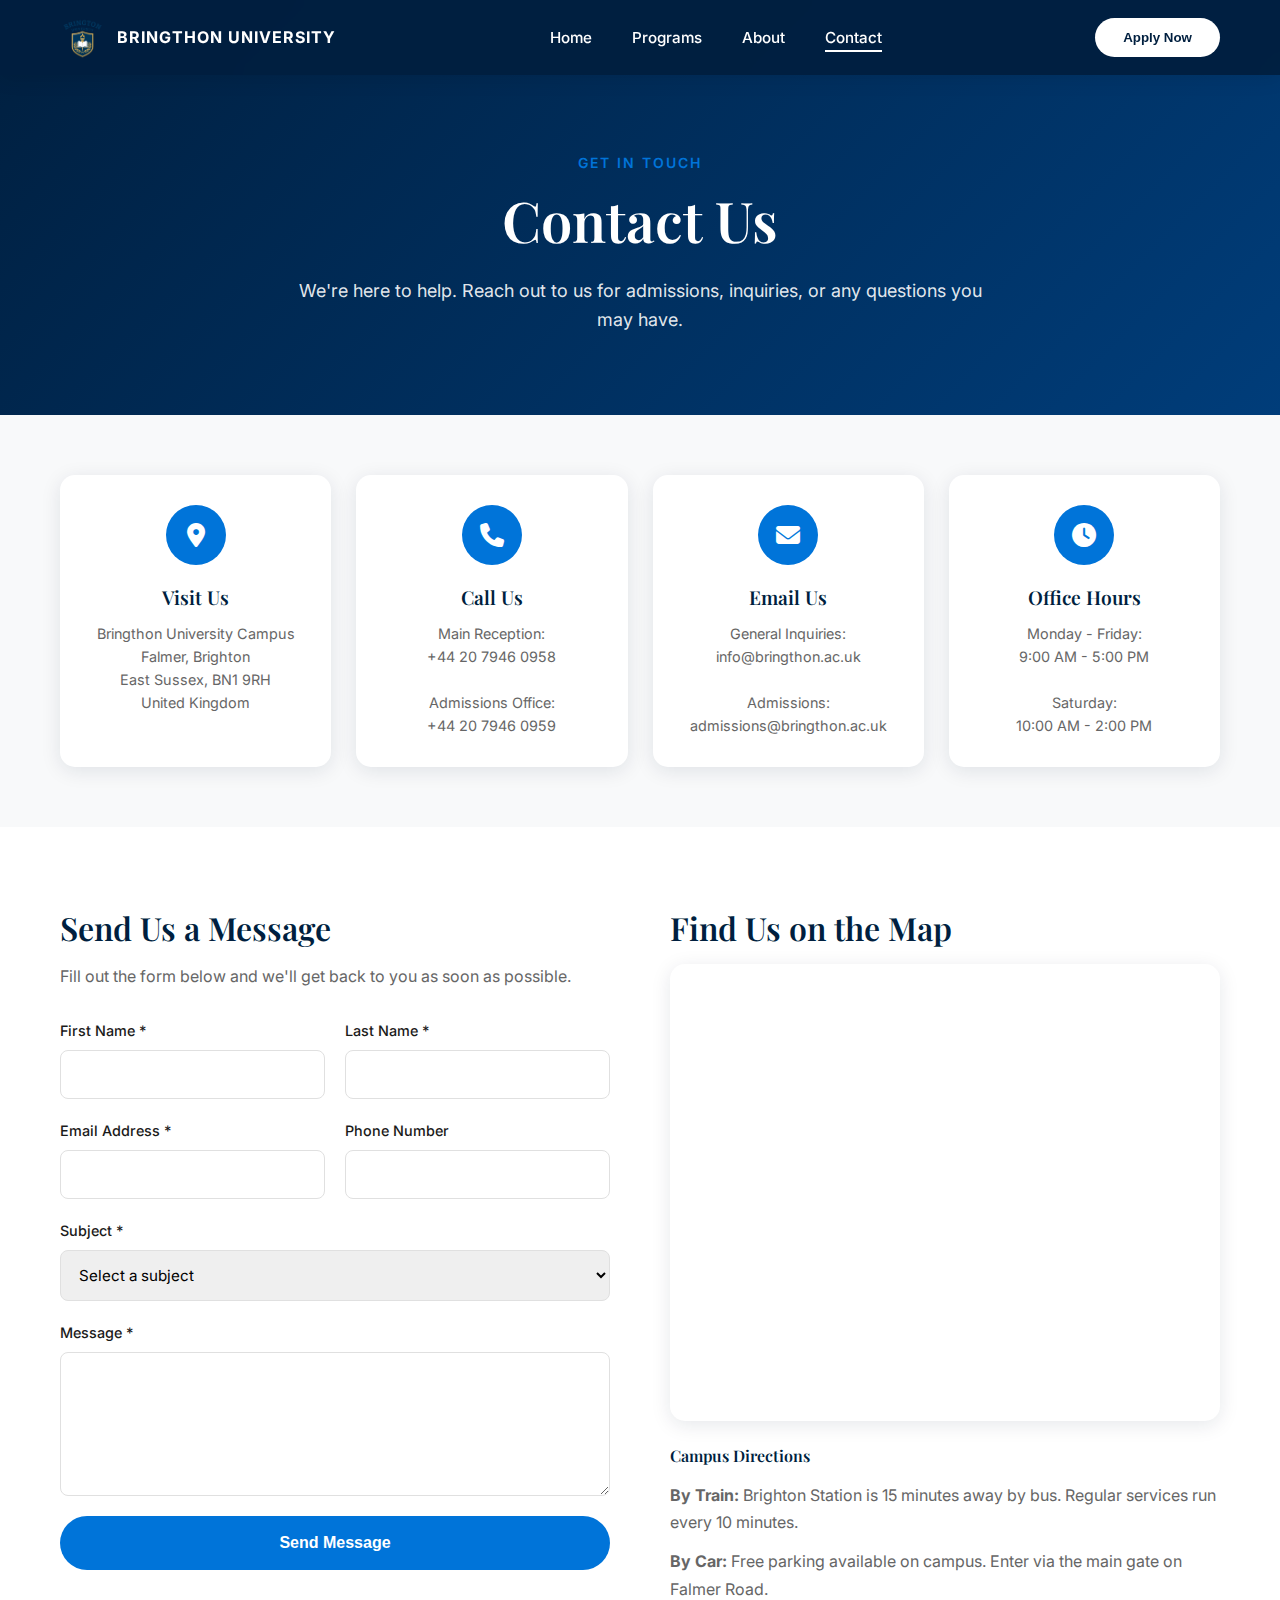
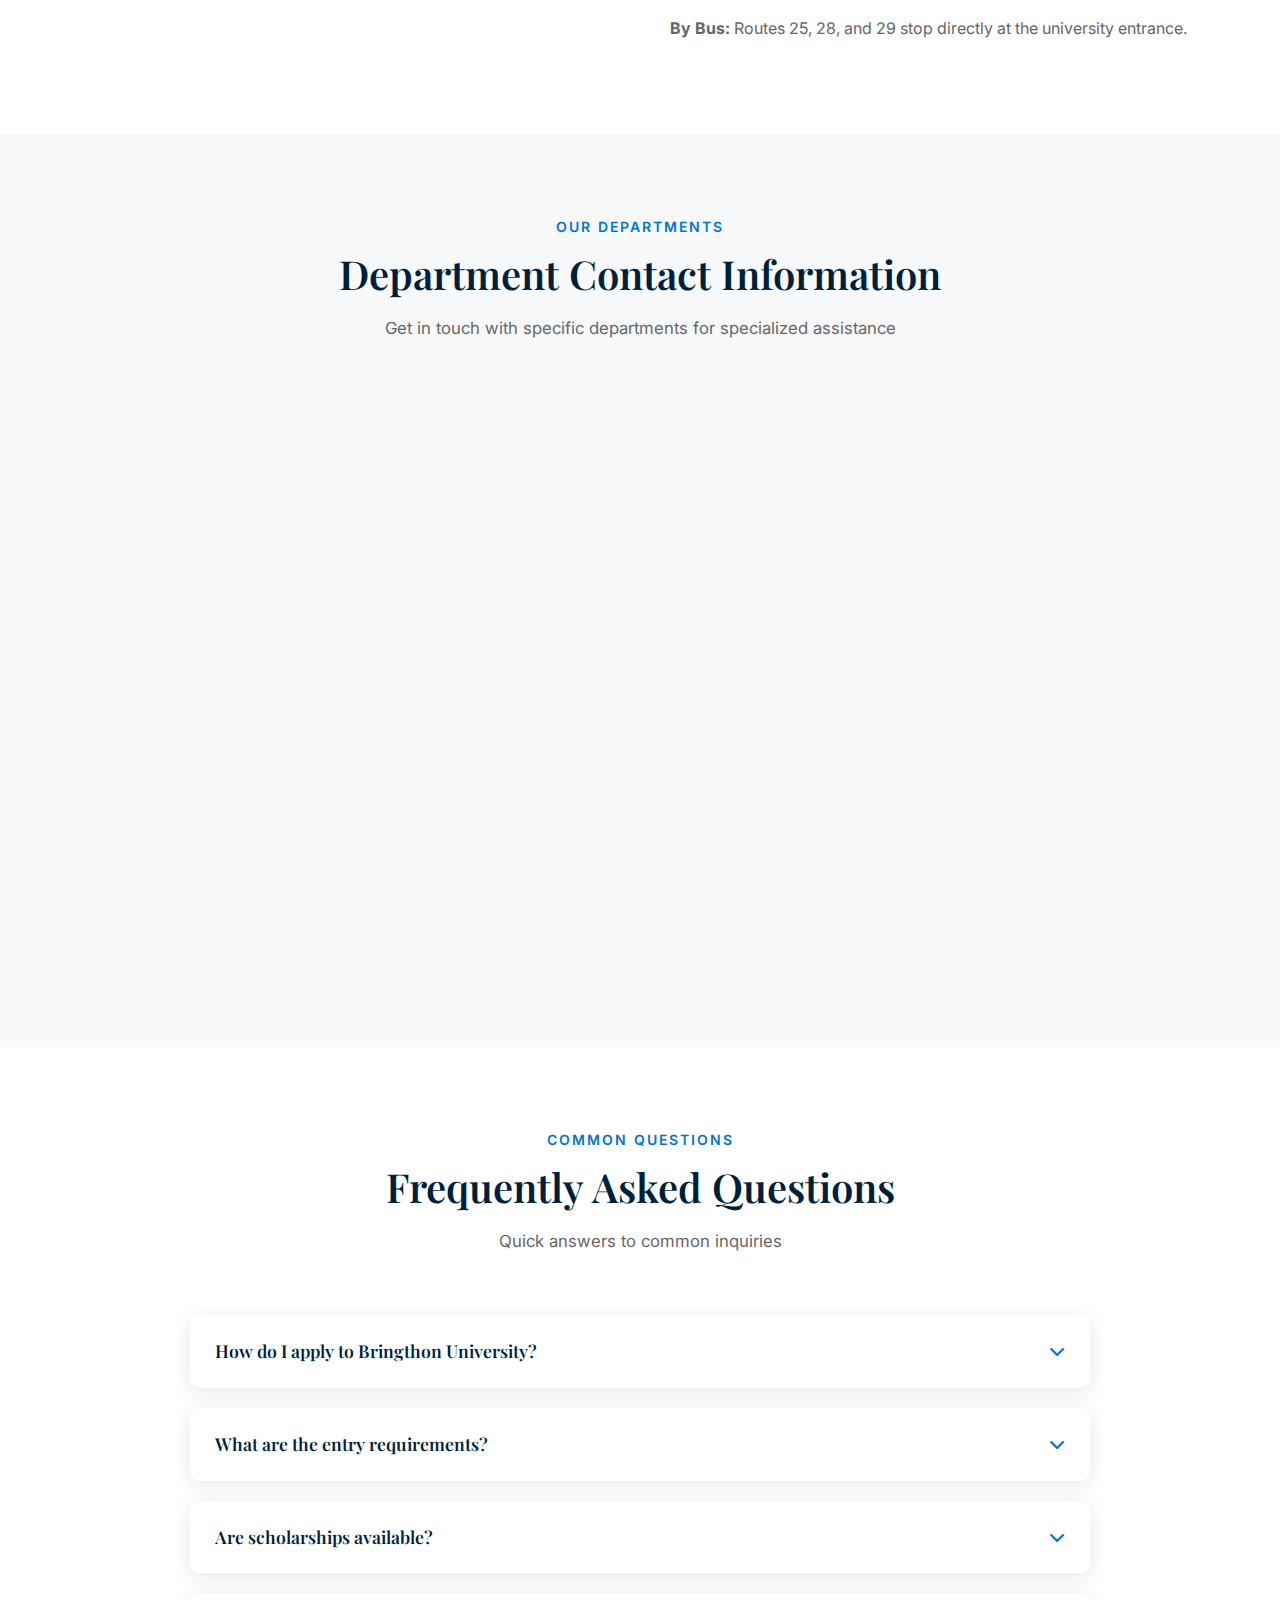
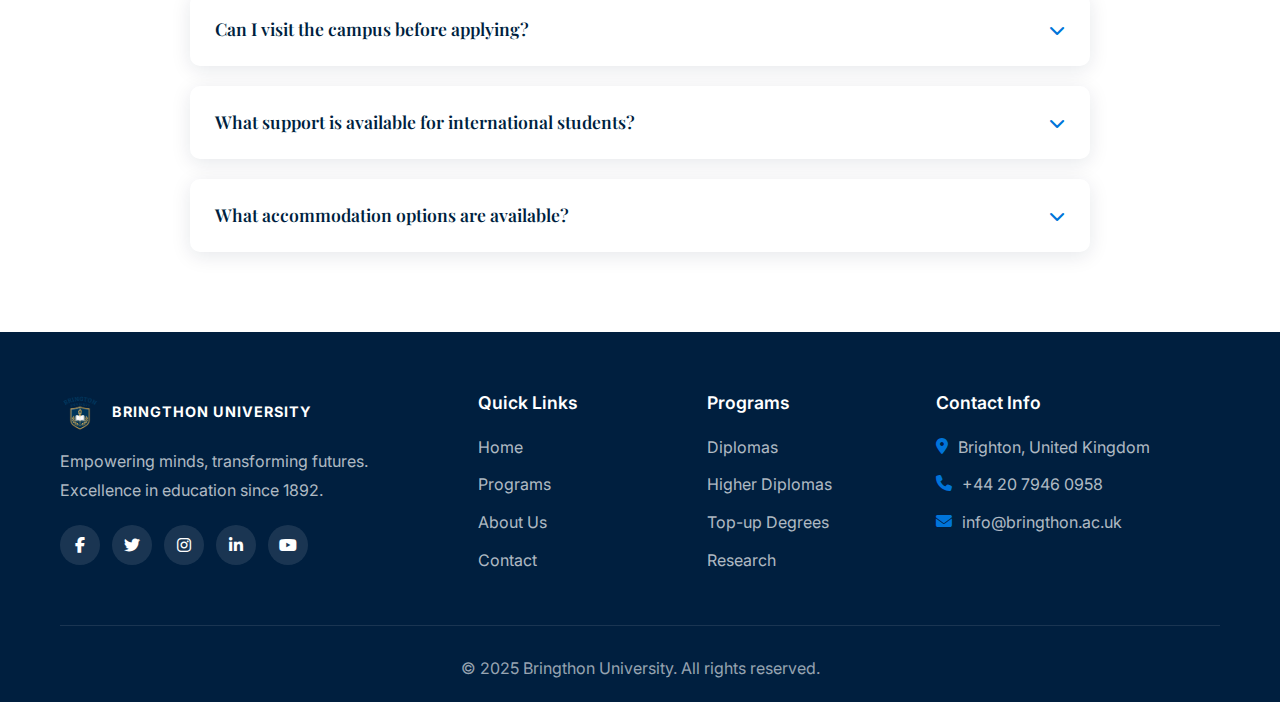
<file: contact.html>
<!DOCTYPE html>
<html lang="en">
<head>
    <meta charset="UTF-8">
    <meta name="viewport" content="width=device-width, initial-scale=1.0">
    <title>Contact Us - Bringthon University</title>
    <link rel="stylesheet" href="styles.css">
    <link rel="stylesheet" href="https://cdnjs.cloudflare.com/ajax/libs/font-awesome/6.4.0/css/all.min.css">
    <link href="https://fonts.googleapis.com/css2?family=Playfair+Display:wght@400;500;600;700&family=Inter:wght@300;400;500;600;700&display=swap" rel="stylesheet">
</head>
<body>
    <!-- Navigation -->
    <nav class="navbar navbar-solid" id="navbar">
        <div class="container">
            <div class="nav-content">
                <div class="logo">
                    <img src="images/logo.png" alt="Bringthon University">
                    <span>BRINGTHON UNIVERSITY</span>
                </div>
                <ul class="nav-links" id="navLinks">
                    <li><a href="index.html">Home</a></li>
                    <li><a href="programs.html">Programs</a></li>
                    <li><a href="about.html">About</a></li>
                    <li><a href="contact.html" class="active">Contact</a></li>
                </ul>
                <a href="apply.html">
                    <button class="apply-btn">Apply Now</button>
                </a>
                <div class="hamburger" id="hamburger">
                    <span></span>
                    <span></span>
                    <span></span>
                </div>
            </div>
        </div>
    </nav>

    <!-- Contact Hero -->
    <section class="page-hero">
        <div class="container">
            <div class="page-hero-content">
                <span class="section-label">Get in Touch</span>
                <h1>Contact Us</h1>
                <p>We're here to help. Reach out to us for admissions, inquiries, or any questions you may have.</p>
            </div>
        </div>
    </section>

    <!-- Contact Information Cards -->
    <section class="contact-cards">
        <div class="container">
            <div class="contact-cards-grid">
                <div class="contact-card">
                    <div class="contact-card-icon">
                        <i class="fas fa-map-marker-alt"></i>
                    </div>
                    <h3>Visit Us</h3>
                    <p>Bringthon University Campus<br>
                    Falmer, Brighton<br>
                    East Sussex, BN1 9RH<br>
                    United Kingdom</p>
                </div>
                <div class="contact-card">
                    <div class="contact-card-icon">
                        <i class="fas fa-phone"></i>
                    </div>
                    <h3>Call Us</h3>
                    <p>Main Reception:<br>
                    +44 20 7946 0958<br><br>
                    Admissions Office:<br>
                    +44 20 7946 0959</p>
                </div>
                <div class="contact-card">
                    <div class="contact-card-icon">
                        <i class="fas fa-envelope"></i>
                    </div>
                    <h3>Email Us</h3>
                    <p>General Inquiries:<br>
                    info@bringthon.ac.uk<br><br>
                    Admissions:<br>
                    admissions@bringthon.ac.uk</p>
                </div>
                <div class="contact-card">
                    <div class="contact-card-icon">
                        <i class="fas fa-clock"></i>
                    </div>
                    <h3>Office Hours</h3>
                    <p>Monday - Friday:<br>
                    9:00 AM - 5:00 PM<br><br>
                    Saturday:<br>
                    10:00 AM - 2:00 PM</p>
                </div>
            </div>
        </div>
    </section>

    <!-- Contact Form & Map -->
    <section class="contact-main">
        <div class="container">
            <div class="contact-grid">
                <div class="contact-form-section">
                    <h2>Send Us a Message</h2>
                    <p>Fill out the form below and we'll get back to you as soon as possible.</p>
                    <form class="contact-form" id="contactForm">
                        <div class="form-row">
                            <div class="form-group">
                                <label for="firstName">First Name *</label>
                                <input type="text" id="firstName" required>
                            </div>
                            <div class="form-group">
                                <label for="lastName">Last Name *</label>
                                <input type="text" id="lastName" required>
                            </div>
                        </div>
                        <div class="form-row">
                            <div class="form-group">
                                <label for="email">Email Address *</label>
                                <input type="email" id="email" required>
                            </div>
                            <div class="form-group">
                                <label for="phone">Phone Number</label>
                                <input type="tel" id="phone">
                            </div>
                        </div>
                        <div class="form-group">
                            <label for="subject">Subject *</label>
                            <select id="subject" required>
                                <option value="">Select a subject</option>
                                <option value="admissions">Admissions Inquiry</option>
                                <option value="programs">Program Information</option>
                                <option value="visit">Campus Visit</option>
                                <option value="financial">Financial Aid</option>
                                <option value="international">International Students</option>
                                <option value="other">Other</option>
                            </select>
                        </div>
                        <div class="form-group">
                            <label for="message">Message *</label>
                            <textarea id="message" rows="6" required></textarea>
                        </div>
                        <button type="submit" class="btn btn-primary btn-large">Send Message</button>
                    </form>
                </div>
                <div class="map-section">
                    <h2>Find Us on the Map</h2>
                    <div class="map-container">
                        <iframe 
                            src="https://www.google.com/maps/embed?pb=!1m18!1m12!1m3!1d2521.0822750873547!2d-0.08883908423053637!3d50.86455087953328!2m3!1f0!2f0!3f0!3m2!1i1024!2i768!4f13.1!3m3!1m2!1s0x487585e5cffffff%3A0x9a84adfd5c553b!2sBrighton%2C%20UK!5e0!3m2!1sen!2s!4v1234567890123!5m2!1sen!2s" 
                            width="100%" 
                            height="450" 
                            style="border:0;" 
                            allowfullscreen="" 
                            loading="lazy" 
                            referrerpolicy="no-referrer-when-downgrade">
                        </iframe>
                    </div>
                    <div class="map-info">
                        <h4>Campus Directions</h4>
                        <p><strong>By Train:</strong> Brighton Station is 15 minutes away by bus. Regular services run every 10 minutes.</p>
                        <p><strong>By Car:</strong> Free parking available on campus. Enter via the main gate on Falmer Road.</p>
                        <p><strong>By Bus:</strong> Routes 25, 28, and 29 stop directly at the university entrance.</p>
                    </div>
                </div>
            </div>
        </div>
    </section>

    <!-- Department Contacts -->
    <section class="departments">
        <div class="container">
            <div class="section-header">
                <span class="section-label">Our Departments</span>
                <h2>Department Contact Information</h2>
                <p>Get in touch with specific departments for specialized assistance</p>
            </div>
            <div class="departments-grid">
                <div class="dept-card">
                    <i class="fas fa-user-graduate"></i>
                    <h3>Admissions Office</h3>
                    <p>Questions about applications, entry requirements, and enrollment</p>
                    <a href="mailto:admissions@bringthon.ac.uk">admissions@bringthon.ac.uk</a>
                    <a href="tel:+442079460959">+44 20 7946 0959</a>
                </div>
                <div class="dept-card">
                    <i class="fas fa-graduation-cap"></i>
                    <h3>Academic Registry</h3>
                    <p>Current students, exam queries, and academic records</p>
                    <a href="mailto:registry@bringthon.ac.uk">registry@bringthon.ac.uk</a>
                    <a href="tel:+442079460960">+44 20 7946 0960</a>
                </div>
                <div class="dept-card">
                    <i class="fas fa-globe"></i>
                    <h3>International Office</h3>
                    <p>Support for international students and visa information</p>
                    <a href="mailto:international@bringthon.ac.uk">international@bringthon.ac.uk</a>
                    <a href="tel:+442079460961">+44 20 7946 0961</a>
                </div>
                <div class="dept-card">
                    <i class="fas fa-pound-sign"></i>
                    <h3>Finance Office</h3>
                    <p>Tuition fees, scholarships, and financial assistance</p>
                    <a href="mailto:finance@bringthon.ac.uk">finance@bringthon.ac.uk</a>
                    <a href="tel:+442079460962">+44 20 7946 0962</a>
                </div>
                <div class="dept-card">
                    <i class="fas fa-briefcase"></i>
                    <h3>Careers Service</h3>
                    <p>Employment support, internships, and career guidance</p>
                    <a href="mailto:careers@bringthon.ac.uk">careers@bringthon.ac.uk</a>
                    <a href="tel:+442079460963">+44 20 7946 0963</a>
                </div>
                <div class="dept-card">
                    <i class="fas fa-book"></i>
                    <h3>Library Services</h3>
                    <p>Library resources, research support, and study spaces</p>
                    <a href="mailto:library@bringthon.ac.uk">library@bringthon.ac.uk</a>
                    <a href="tel:+442079460964">+44 20 7946 0964</a>
                </div>
            </div>
        </div>
    </section>

    <!-- FAQ Section -->
    <section class="faq-section">
        <div class="container">
            <div class="section-header">
                <span class="section-label">Common Questions</span>
                <h2>Frequently Asked Questions</h2>
                <p>Quick answers to common inquiries</p>
            </div>
            <div class="faq-grid">
                <div class="faq-item">
                    <div class="faq-question" onclick="toggleFAQ(this)">
                        <h4>How do I apply to Bringthon University?</h4>
                        <i class="fas fa-chevron-down"></i>
                    </div>
                    <div class="faq-answer">
                        <p>You can apply online through our admissions portal. Visit our Programs page, select your desired course, and click "Apply Now". You'll need to provide academic transcripts, personal statement, and references. Our admissions team is available to guide you through the process.</p>
                    </div>
                </div>
                <div class="faq-item">
                    <div class="faq-question" onclick="toggleFAQ(this)">
                        <h4>What are the entry requirements?</h4>
                        <i class="fas fa-chevron-down"></i>
                    </div>
                    <div class="faq-answer">
                        <p>Entry requirements vary by program. Generally, diploma programs require 3 A-levels or equivalent, higher diplomas need a relevant diploma or work experience, and top-up degrees require completion of a higher diploma or equivalent. International students need IELTS 6.0 or equivalent English proficiency.</p>
                    </div>
                </div>
                <div class="faq-item">
                    <div class="faq-question" onclick="toggleFAQ(this)">
                        <h4>Are scholarships available?</h4>
                        <i class="fas fa-chevron-down"></i>
                    </div>
                    <div class="faq-answer">
                        <p>Yes, we offer various scholarships based on academic merit, financial need, and specific criteria. Visit our Finance Office or email finance@bringthon.ac.uk for detailed information about available scholarships and application procedures.</p>
                    </div>
                </div>
                <div class="faq-item">
                    <div class="faq-question" onclick="toggleFAQ(this)">
                        <h4>Can I visit the campus before applying?</h4>
                        <i class="fas fa-chevron-down"></i>
                    </div>
                    <div class="faq-answer">
                        <p>Absolutely! We encourage prospective students to visit our campus. We offer guided tours, open days, and individual consultations. Contact us to schedule your visit or register for our next open day event.</p>
                    </div>
                </div>
                <div class="faq-item">
                    <div class="faq-question" onclick="toggleFAQ(this)">
                        <h4>What support is available for international students?</h4>
                        <i class="fas fa-chevron-down"></i>
                    </div>
                    <div class="faq-answer">
                        <p>Our International Office provides comprehensive support including visa assistance, airport pickup, accommodation help, orientation programs, and ongoing academic and pastoral support throughout your studies.</p>
                    </div>
                </div>
                <div class="faq-item">
                    <div class="faq-question" onclick="toggleFAQ(this)">
                        <h4>What accommodation options are available?</h4>
                        <i class="fas fa-chevron-down"></i>
                    </div>
                    <div class="faq-answer">
                        <p>We offer on-campus halls of residence and can assist with finding private accommodation. On-campus options include single rooms, shared apartments, and studio flats, all within walking distance of academic buildings.</p>
                    </div>
                </div>
            </div>
        </div>
    </section>


    <!-- Footer -->
    <footer class="footer">
        <div class="container">
            <div class="footer-grid">
                <div class="footer-col">
                    <div class="footer-logo">
                        <img src="images/logo.png" alt="Bringthon University">
                        <span>BRINGTHON UNIVERSITY</span>
                    </div>
                    <p>Empowering minds, transforming futures. Excellence in education since 1892.</p>
                    <div class="social-links">
                        <a href="#"><i class="fab fa-facebook-f"></i></a>
                        <a href="#"><i class="fab fa-twitter"></i></a>
                        <a href="#"><i class="fab fa-instagram"></i></a>
                        <a href="#"><i class="fab fa-linkedin-in"></i></a>
                        <a href="#"><i class="fab fa-youtube"></i></a>
                    </div>
                </div>
                <div class="footer-col">
                    <h4>Quick Links</h4>
                    <ul>
                        <li><a href="index.html">Home</a></li>
                        <li><a href="programs.html">Programs</a></li>
                        <li><a href="about.html">About Us</a></li>
                        <li><a href="contact.html">Contact</a></li>
                    </ul>
                </div>
                <div class="footer-col">
                    <h4>Programs</h4>
                    <ul>
                        <li><a href="programs.html">Diplomas</a></li>
                        <li><a href="programs.html">Higher Diplomas</a></li>
                        <li><a href="programs.html">Top-up Degrees</a></li>
                        <li><a href="programs.html">Research</a></li>
                    </ul>
                </div>
                <div class="footer-col">
                    <h4>Contact Info</h4>
                    <ul class="contact-info">
                        <li><i class="fas fa-map-marker-alt"></i> Brighton, United Kingdom</li>
                        <li><i class="fas fa-phone"></i> +44 20 7946 0958</li>
                        <li><i class="fas fa-envelope"></i> info@bringthon.ac.uk</li>
                    </ul>
                </div>
            </div>
            <div class="footer-bottom">
                <p>&copy; 2025 Bringthon University. All rights reserved.</p>
            </div>
        </div>
    </footer>

    <script src="script.js"></script>
</body>
</html>
</file>
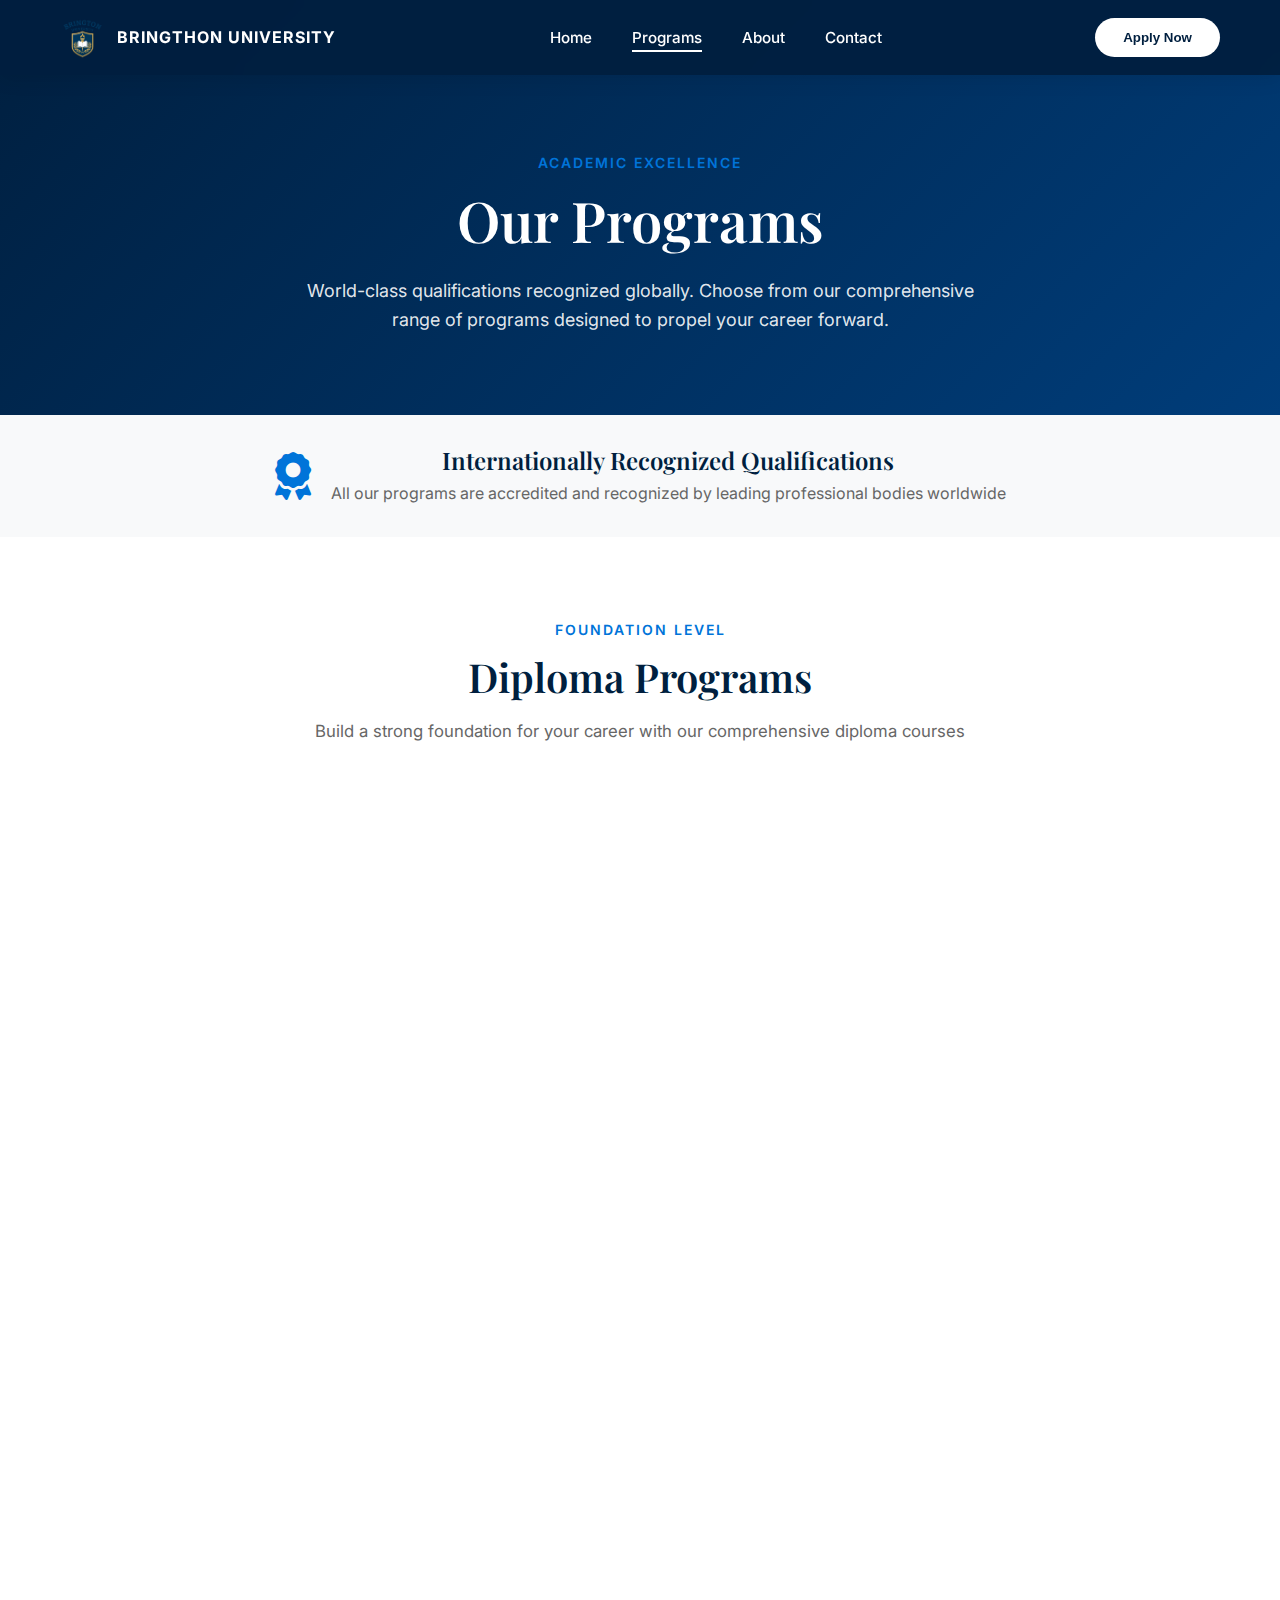
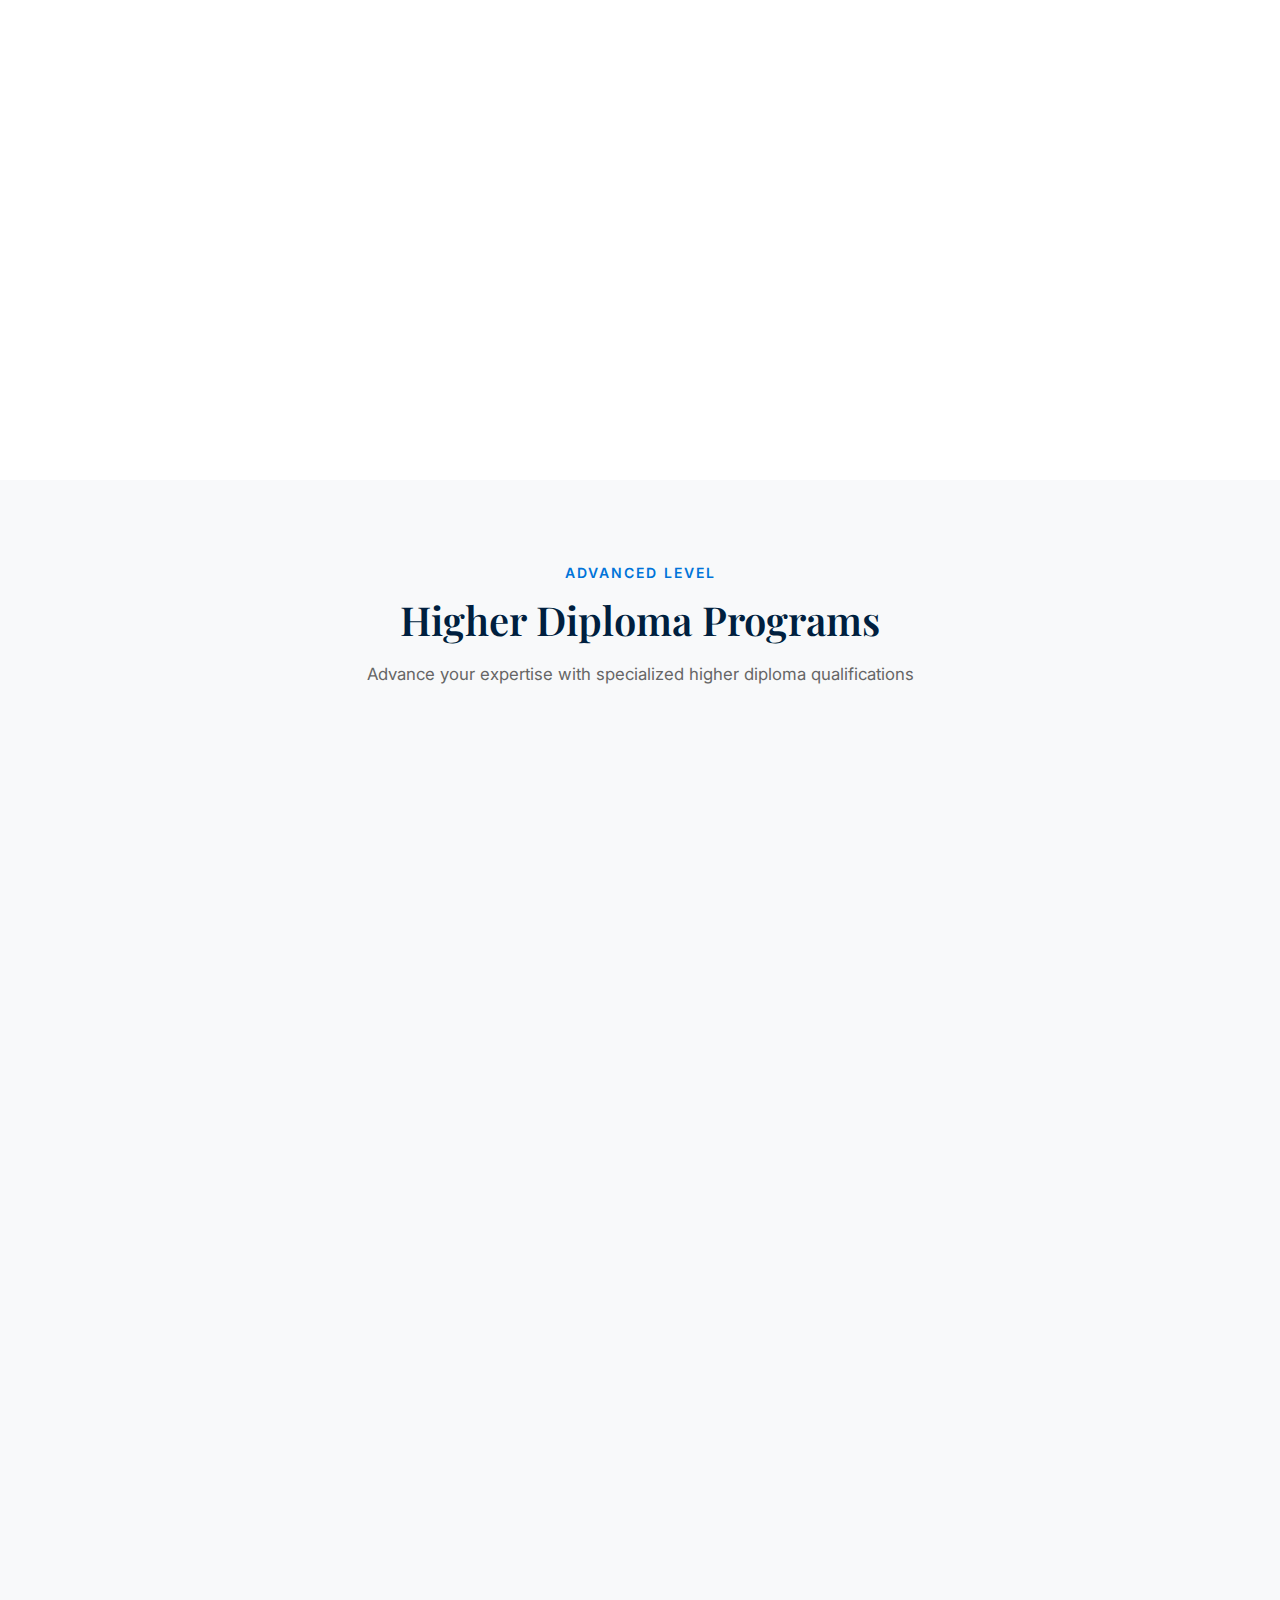
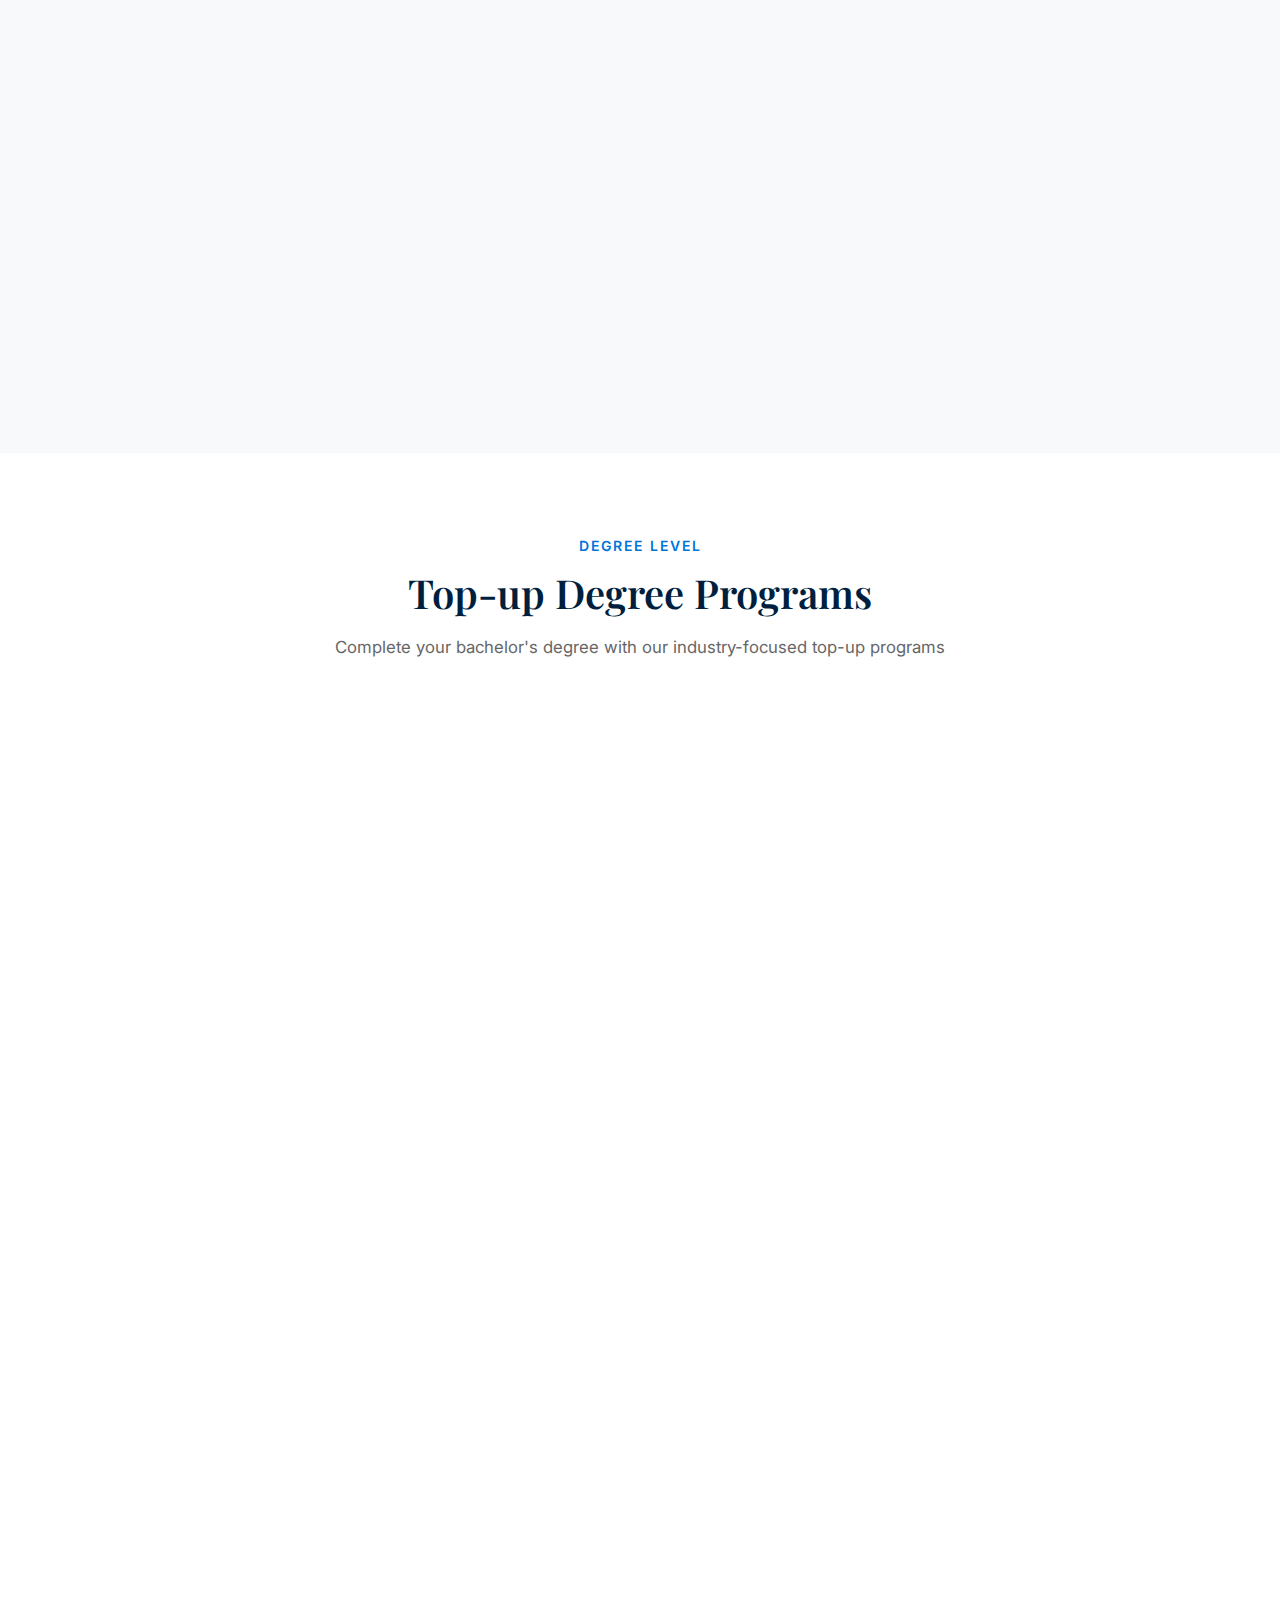
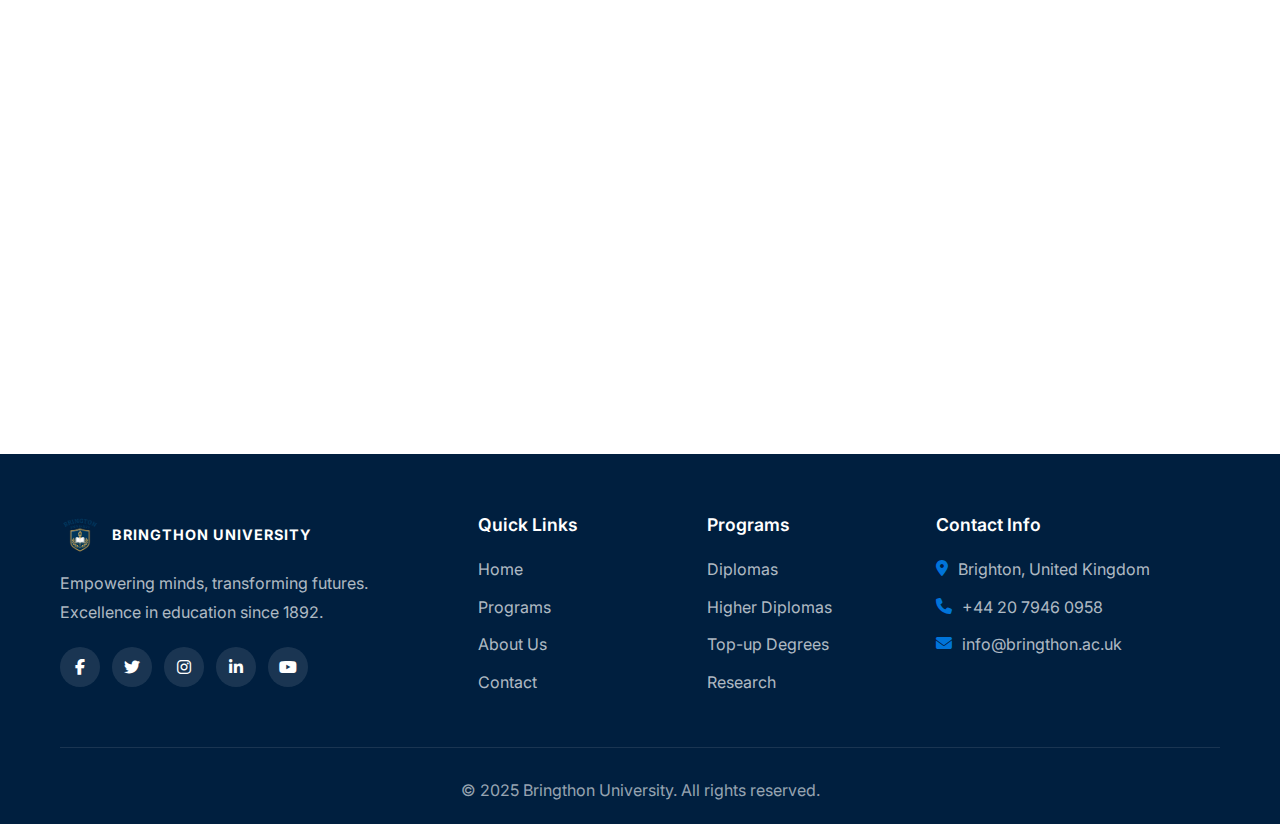
<file: programs.html>
<!DOCTYPE html>
<html lang="en">
<head>
    <meta charset="UTF-8">
    <meta name="viewport" content="width=device-width, initial-scale=1.0">
    <title>Programs - Bringthon University</title>
    <link rel="stylesheet" href="styles.css">
    <link rel="stylesheet" href="https://cdnjs.cloudflare.com/ajax/libs/font-awesome/6.4.0/css/all.min.css">
    <link href="https://fonts.googleapis.com/css2?family=Playfair+Display:wght@400;500;600;700&family=Inter:wght@300;400;500;600;700&display=swap" rel="stylesheet">
</head>
<body>
    <!-- Navigation -->
    <nav class="navbar navbar-solid" id="navbar">
        <div class="container">
            <div class="nav-content">
                <div class="logo">
                    <img src="images/logo.png" alt="Bringthon University">
                    <span>BRINGTHON UNIVERSITY</span>
                </div>
                <ul class="nav-links" id="navLinks">
                    <li><a href="index.html">Home</a></li>
                    <li><a href="programs.html" class="active">Programs</a></li>
                    <li><a href="about.html">About</a></li>
                    <li><a href="contact.html">Contact</a></li>
                </ul>
                <a href="apply.html">
                    <button class="apply-btn">Apply Now</button>
                </a>
                <div class="hamburger" id="hamburger">
                    <span></span>
                    <span></span>
                    <span></span>
                </div>
            </div>
        </div>
    </nav>

    <!-- Programs Hero -->
    <section class="page-hero">
        <div class="container">
            <div class="page-hero-content">
                <span class="section-label">Academic Excellence</span>
                <h1>Our Programs</h1>
                <p>World-class qualifications recognized globally. Choose from our comprehensive range of programs designed to propel your career forward.</p>
            </div>
        </div>
    </section>

    <!-- Recognition Banner -->
    <section class="recognition-banner">
        <div class="container">
            <div class="recognition-content">
                <i class="fas fa-award"></i>
                <div>
                    <h3>Internationally Recognized Qualifications</h3>
                    <p>All our programs are accredited and recognized by leading professional bodies worldwide</p>
                </div>
            </div>
        </div>
    </section>

    <!-- Diploma Programs -->
    <section class="programs-section">
        <div class="container">
            <div class="section-header">
                <span class="section-label">Foundation Level</span>
                <h2>Diploma Programs</h2>
                <p>Build a strong foundation for your career with our comprehensive diploma courses</p>
            </div>
            <div class="programs-grid">
                <div class="program-card" onclick="showProgramDetails('diploma-business')">
                    <div class="program-image">
                        <img src="images/program-business.webp" alt="Business Management">
                        <div class="program-badge">Diploma</div>
                    </div>
                    <div class="program-content">
                        <h3>Business Management</h3>
                        <p>Develop essential business skills and strategic thinking capabilities for modern organizations.</p>
                        <ul class="program-highlights">
                            <li><i class="fas fa-check"></i> Strategic Planning</li>
                            <li><i class="fas fa-check"></i> Financial Management</li>
                            <li><i class="fas fa-check"></i> Marketing Fundamentals</li>
                        </ul>
                        <div class="program-footer">
                            <span><i class="fas fa-clock"></i> 1 Year</span>
                            <span><i class="fas fa-book"></i> 120 Credits</span>
                        </div>
                    </div>
                </div>

                <div class="program-card" onclick="showProgramDetails('diploma-computing')">
                    <div class="program-image">
                        <img src="images/program-computing.webp" alt="Computing">
                        <div class="program-badge">Diploma</div>
                    </div>
                    <div class="program-content">
                        <h3>Computing & IT</h3>
                        <p>Master fundamental computing concepts and develop practical IT skills for the digital age.</p>
                        <ul class="program-highlights">
                            <li><i class="fas fa-check"></i> Programming Basics</li>
                            <li><i class="fas fa-check"></i> Database Systems</li>
                            <li><i class="fas fa-check"></i> Web Development</li>
                        </ul>
                        <div class="program-footer">
                            <span><i class="fas fa-clock"></i> 1 Year</span>
                            <span><i class="fas fa-book"></i> 120 Credits</span>
                        </div>
                    </div>
                </div>

                <div class="program-card" onclick="showProgramDetails('diploma-healthcare')">
                    <div class="program-image">
                        <img src="images/program-healthcare.webp" alt="Healthcare">
                        <div class="program-badge">Diploma</div>
                    </div>
                    <div class="program-content">
                        <h3>Health & Social Care</h3>
                        <p>Gain comprehensive knowledge in healthcare management and patient care excellence.</p>
                        <ul class="program-highlights">
                            <li><i class="fas fa-check"></i> Patient Care</li>
                            <li><i class="fas fa-check"></i> Health Policy</li>
                            <li><i class="fas fa-check"></i> Clinical Practice</li>
                        </ul>
                        <div class="program-footer">
                            <span><i class="fas fa-clock"></i> 1 Year</span>
                            <span><i class="fas fa-book"></i> 120 Credits</span>
                        </div>
                    </div>
                </div>

                <div class="program-card" onclick="showProgramDetails('diploma-hospitality')">
                    <div class="program-image">
                        <img src="images/program-hospitality.webp" alt="Hospitality">
                        <div class="program-badge">Diploma</div>
                    </div>
                    <div class="program-content">
                        <h3>Hospitality Management</h3>
                        <p>Learn the art of hospitality and service excellence in the global tourism industry.</p>
                        <ul class="program-highlights">
                            <li><i class="fas fa-check"></i> Hotel Operations</li>
                            <li><i class="fas fa-check"></i> Event Management</li>
                            <li><i class="fas fa-check"></i> Customer Service</li>
                        </ul>
                        <div class="program-footer">
                            <span><i class="fas fa-clock"></i> 1 Year</span>
                            <span><i class="fas fa-book"></i> 120 Credits</span>
                        </div>
                    </div>
                </div>

                <div class="program-card" onclick="showProgramDetails('diploma-engineering')">
                    <div class="program-image">
                        <img src="images/program-engineering.webp" alt="Engineering">
                        <div class="program-badge">Diploma</div>
                    </div>
                    <div class="program-content">
                        <h3>Engineering Technology</h3>
                        <p>Explore engineering principles and develop technical skills for modern industries.</p>
                        <ul class="program-highlights">
                            <li><i class="fas fa-check"></i> Technical Drawing</li>
                            <li><i class="fas fa-check"></i> Materials Science</li>
                            <li><i class="fas fa-check"></i> Systems Design</li>
                        </ul>
                        <div class="program-footer">
                            <span><i class="fas fa-clock"></i> 1 Year</span>
                            <span><i class="fas fa-book"></i> 120 Credits</span>
                        </div>
                    </div>
                </div>
            </div>
        </div>
    </section>

    <!-- Higher Diploma Programs -->
    <section class="programs-section alt-bg">
        <div class="container">
            <div class="section-header">
                <span class="section-label">Advanced Level</span>
                <h2>Higher Diploma Programs</h2>
                <p>Advance your expertise with specialized higher diploma qualifications</p>
            </div>
            <div class="programs-grid">
                <div class="program-card" onclick="showProgramDetails('hdiploma-business')">
                    <div class="program-image">
                        <img src="images/program-business-adv.webp" alt="Advanced Business">
                        <div class="program-badge">Higher Diploma</div>
                    </div>
                    <div class="program-content">
                        <h3>Strategic Business Management</h3>
                        <p>Advanced business strategies, leadership development, and organizational excellence.</p>
                        <ul class="program-highlights">
                            <li><i class="fas fa-check"></i> Leadership Skills</li>
                            <li><i class="fas fa-check"></i> Strategic Analysis</li>
                            <li><i class="fas fa-check"></i> Change Management</li>
                        </ul>
                        <div class="program-footer">
                            <span><i class="fas fa-clock"></i> 1 Year</span>
                            <span><i class="fas fa-book"></i> 120 Credits</span>
                        </div>
                    </div>
                </div>

                <div class="program-card" onclick="showProgramDetails('hdiploma-computing')">
                    <div class="program-image">
                        <img src="images/program-computing-adv.webp" alt="Advanced Computing">
                        <div class="program-badge">Higher Diploma</div>
                    </div>
                    <div class="program-content">
                        <h3>Advanced Computing</h3>
                        <p>Specialized computing skills including AI, cybersecurity, and advanced programming.</p>
                        <ul class="program-highlights">
                            <li><i class="fas fa-check"></i> Machine Learning</li>
                            <li><i class="fas fa-check"></i> Cybersecurity</li>
                            <li><i class="fas fa-check"></i> Cloud Computing</li>
                        </ul>
                        <div class="program-footer">
                            <span><i class="fas fa-clock"></i> 1 Year</span>
                            <span><i class="fas fa-book"></i> 120 Credits</span>
                        </div>
                    </div>
                </div>

                <div class="program-card" onclick="showProgramDetails('hdiploma-finance')">
                    <div class="program-image">
                        <img src="images/program-finance.webp" alt="Finance">
                        <div class="program-badge">Higher Diploma</div>
                    </div>
                    <div class="program-content">
                        <h3>Finance & Accounting</h3>
                        <p>Master financial management, accounting standards, and investment strategies.</p>
                        <ul class="program-highlights">
                            <li><i class="fas fa-check"></i> Financial Analysis</li>
                            <li><i class="fas fa-check"></i> Corporate Finance</li>
                            <li><i class="fas fa-check"></i> Risk Management</li>
                        </ul>
                        <div class="program-footer">
                            <span><i class="fas fa-clock"></i> 1 Year</span>
                            <span><i class="fas fa-book"></i> 120 Credits</span>
                        </div>
                    </div>
                </div>

                <div class="program-card" onclick="showProgramDetails('hdiploma-marketing')">
                    <div class="program-image">
                        <img src="images/program-marketing.webp" alt="Marketing">
                        <div class="program-badge">Higher Diploma</div>
                    </div>
                    <div class="program-content">
                        <h3>Digital Marketing</h3>
                        <p>Modern marketing strategies, digital platforms, and brand management expertise.</p>
                        <ul class="program-highlights">
                            <li><i class="fas fa-check"></i> Social Media Strategy</li>
                            <li><i class="fas fa-check"></i> SEO & Analytics</li>
                            <li><i class="fas fa-check"></i> Content Marketing</li>
                        </ul>
                        <div class="program-footer">
                            <span><i class="fas fa-clock"></i> 1 Year</span>
                            <span><i class="fas fa-book"></i> 120 Credits</span>
                        </div>
                    </div>
                </div>

                <div class="program-card" onclick="showProgramDetails('hdiploma-hr')">
                    <div class="program-image">
                        <img src="images/program-hr.webp" alt="HR Management">
                        <div class="program-badge">Higher Diploma</div>
                    </div>
                    <div class="program-content">
                        <h3>Human Resource Management</h3>
                        <p>Strategic HR practices, talent management, and organizational development.</p>
                        <ul class="program-highlights">
                            <li><i class="fas fa-check"></i> Talent Acquisition</li>
                            <li><i class="fas fa-check"></i> Employee Relations</li>
                            <li><i class="fas fa-check"></i> Performance Management</li>
                        </ul>
                        <div class="program-footer">
                            <span><i class="fas fa-clock"></i> 1 Year</span>
                            <span><i class="fas fa-book"></i> 120 Credits</span>
                        </div>
                    </div>
                </div>
            </div>
        </div>
    </section>

    <!-- Top-up Degree Programs -->
    <section class="programs-section">
        <div class="container">
            <div class="section-header">
                <span class="section-label">Degree Level</span>
                <h2>Top-up Degree Programs</h2>
                <p>Complete your bachelor's degree with our industry-focused top-up programs</p>
            </div>
            <div class="programs-grid">
                <div class="program-card" onclick="showProgramDetails('topup-ba-business')">
                    <div class="program-image">
                        <img src="images/program-ba-business.webp" alt="BA Business">
                        <div class="program-badge">Top-up Degree</div>
                    </div>
                    <div class="program-content">
                        <h3>BA (Hons) Business Management</h3>
                        <p>Complete your bachelor's with advanced business theory and practical application.</p>
                        <ul class="program-highlights">
                            <li><i class="fas fa-check"></i> Dissertation Project</li>
                            <li><i class="fas fa-check"></i> Global Business</li>
                            <li><i class="fas fa-check"></i> Entrepreneurship</li>
                        </ul>
                        <div class="program-footer">
                            <span><i class="fas fa-clock"></i> 1 Year</span>
                            <span><i class="fas fa-book"></i> 120 Credits</span>
                        </div>
                    </div>
                </div>

                <div class="program-card" onclick="showProgramDetails('topup-bsc-computing')">
                    <div class="program-image">
                        <img src="images/program-bsc-computing.webp" alt="BSc Computing">
                        <div class="program-badge">Top-up Degree</div>
                    </div>
                    <div class="program-content">
                        <h3>BSc (Hons) Computing</h3>
                        <p>Achieve your computing degree with advanced technical and research skills.</p>
                        <ul class="program-highlights">
                            <li><i class="fas fa-check"></i> Final Year Project</li>
                            <li><i class="fas fa-check"></i> Advanced Algorithms</li>
                            <li><i class="fas fa-check"></i> Software Engineering</li>
                        </ul>
                        <div class="program-footer">
                            <span><i class="fas fa-clock"></i> 1 Year</span>
                            <span><i class="fas fa-book"></i> 120 Credits</span>
                        </div>
                    </div>
                </div>

                <div class="program-card" onclick="showProgramDetails('topup-ba-healthcare')">
                    <div class="program-image">
                        <img src="images/program-ba-healthcare.webp" alt="BA Healthcare">
                        <div class="program-badge">Top-up Degree</div>
                    </div>
                    <div class="program-content">
                        <h3>BA (Hons) Health & Social Care</h3>
                        <p>Complete your healthcare degree with advanced practice and research components.</p>
                        <ul class="program-highlights">
                            <li><i class="fas fa-check"></i> Healthcare Research</li>
                            <li><i class="fas fa-check"></i> Advanced Practice</li>
                            <li><i class="fas fa-check"></i> Policy Development</li>
                        </ul>
                        <div class="program-footer">
                            <span><i class="fas fa-clock"></i> 1 Year</span>
                            <span><i class="fas fa-book"></i> 120 Credits</span>
                        </div>
                    </div>
                </div>

                <div class="program-card" onclick="showProgramDetails('topup-ba-hospitality')">
                    <div class="program-image">
                        <img src="images/program-ba-hospitality.webp" alt="BA Hospitality">
                        <div class="program-badge">Top-up Degree</div>
                    </div>
                    <div class="program-content">
                        <h3>BA (Hons) Hospitality Management</h3>
                        <p>Finish your degree with advanced hospitality leadership and strategic management.</p>
                        <ul class="program-highlights">
                            <li><i class="fas fa-check"></i> Strategic Hospitality</li>
                            <li><i class="fas fa-check"></i> Global Tourism</li>
                            <li><i class="fas fa-check"></i> Service Innovation</li>
                        </ul>
                        <div class="program-footer">
                            <span><i class="fas fa-clock"></i> 1 Year</span>
                            <span><i class="fas fa-book"></i> 120 Credits</span>
                        </div>
                    </div>
                </div>

                <div class="program-card" onclick="showProgramDetails('topup-beng-engineering')">
                    <div class="program-image">
                        <img src="images/program-beng-engineering.webp" alt="BEng Engineering">
                        <div class="program-badge">Top-up Degree</div>
                    </div>
                    <div class="program-content">
                        <h3>BEng (Hons) Engineering</h3>
                        <p>Complete your engineering degree with advanced design and innovation projects.</p>
                        <ul class="program-highlights">
                            <li><i class="fas fa-check"></i> Major Project</li>
                            <li><i class="fas fa-check"></i> Advanced Systems</li>
                            <li><i class="fas fa-check"></i> Innovation Design</li>
                        </ul>
                        <div class="program-footer">
                            <span><i class="fas fa-clock"></i> 1 Year</span>
                            <span><i class="fas fa-book"></i> 120 Credits</span>
                        </div>
                    </div>
                </div>
            </div>
        </div>
    </section>

    <!-- Program Detail Modal -->
    <div class="modal" id="programModal">
        <div class="modal-content">
            <span class="modal-close" onclick="closeModal()">&times;</span>
            <div class="program-detail">
                <h2 id="modalTitle">Business Management Diploma</h2>
                <div class="program-detail-grid">
                    <div class="program-detail-main">
                        <div class="detail-tabs">
                            <button class="tab-btn active" onclick="showTab('overview')">Overview</button>
                            <button class="tab-btn" onclick="showTab('details')">Details</button>
                            <button class="tab-btn" onclick="showTab('modules')">Modules</button>
                        </div>
                        
                        <div class="tab-content active" id="overview">
                            <h3>Program Overview</h3>
                            <p>This comprehensive program is designed to provide students with essential knowledge and practical skills required in modern business environments. Through a blend of theoretical learning and practical application, students will develop critical thinking, problem-solving abilities, and professional competencies.</p>
                            <p>Our experienced faculty and industry partnerships ensure that the curriculum remains current and relevant to today's business landscape. Students will have opportunities for hands-on projects, case studies, and real-world business scenarios.</p>
                        </div>
                        
                        <div class="tab-content" id="details">
                            <h3>Program Details</h3>
                            <h4>Entry Requirements</h4>
                            <ul>
                                <li>Minimum of 3 A-levels or equivalent qualification</li>
                                <li>IELTS 6.0 or equivalent for international students</li>
                                <li>Relevant work experience may be considered</li>
                            </ul>
                            <h4>Assessment Methods</h4>
                            <ul>
                                <li>Written assignments and reports</li>
                                <li>Presentations and group projects</li>
                                <li>Final examination or dissertation</li>
                            </ul>
                            <h4>Career Prospects</h4>
                            <ul>
                                <li>Business Analyst</li>
                                <li>Management Trainee</li>
                                <li>Project Coordinator</li>
                                <li>Operations Manager</li>
                            </ul>
                        </div>
                        
                        <div class="tab-content" id="modules">
                            <h3>Course Modules</h3>
                            <div class="modules-list">
                                <div class="module-item">
                                    <h4>Business Environment</h4>
                                    <p>Understanding organizational structures, market dynamics, and economic factors</p>
                                </div>
                                <div class="module-item">
                                    <h4>Marketing Principles</h4>
                                    <p>Core marketing concepts, consumer behavior, and marketing strategies</p>
                                </div>
                                <div class="module-item">
                                    <h4>Financial Management</h4>
                                    <p>Accounting fundamentals, budgeting, and financial decision-making</p>
                                </div>
                                <div class="module-item">
                                    <h4>Human Resource Management</h4>
                                    <p>People management, recruitment, and organizational behavior</p>
                                </div>
                                <div class="module-item">
                                    <h4>Operations Management</h4>
                                    <p>Process optimization, supply chain, and quality management</p>
                                </div>
                                <div class="module-item">
                                    <h4>Business Strategy</h4>
                                    <p>Strategic planning, competitive analysis, and business development</p>
                                </div>
                            </div>
                        </div>
                    </div>
                    
                    <div class="program-detail-sidebar">
                        <div class="info-box">
                            <i class="fas fa-clock"></i>
                            <h4>Duration</h4>
                            <p>1 Year Full-time</p>
                        </div>
                        <div class="info-box">
                            <i class="fas fa-book"></i>
                            <h4>Credits</h4>
                            <p>120 ECTS Credits</p>
                        </div>
                        <div class="info-box">
                            <i class="fas fa-laptop"></i>
                            <h4>Study Mode</h4>
                            <p>On-Campus / Online / Blended</p>
                        </div>
                        <div class="info-box">
                            <i class="fas fa-calendar"></i>
                            <h4>Intake</h4>
                            <p>January, April, September</p>
                        </div>
                        <div class="info-box">
                            <i class="fas fa-certificate"></i>
                            <h4>Qualification</h4>
                            <p>Pearson BTEC Diploma</p>
                        </div>
                        <div class="info-box">
                            <i class="fas fa-pound-sign"></i>
                            <h4>Tuition Fee</h4>
                            <p>£6,500 per year</p>
                        </div>
                        <a href="apply.html" class="btn btn-primary btn-full">Apply Now</a>
                        <button class="btn btn-outline btn-full">Download Brochure</button>
                    </div>
                </div>
            </div>
        </div>
    </div>

    <!-- Footer -->
    <footer class="footer">
        <div class="container">
            <div class="footer-grid">
                <div class="footer-col">
                    <div class="footer-logo">
                        <img src="images/logo.png" alt="Bringthon University">
                        <span>BRINGTHON UNIVERSITY</span>
                    </div>
                    <p>Empowering minds, transforming futures. Excellence in education since 1892.</p>
                    <div class="social-links">
                        <a href="#"><i class="fab fa-facebook-f"></i></a>
                        <a href="#"><i class="fab fa-twitter"></i></a>
                        <a href="#"><i class="fab fa-instagram"></i></a>
                        <a href="#"><i class="fab fa-linkedin-in"></i></a>
                        <a href="#"><i class="fab fa-youtube"></i></a>
                    </div>
                </div>
                <div class="footer-col">
                    <h4>Quick Links</h4>
                    <ul>
                        <li><a href="index.html">Home</a></li>
                        <li><a href="programs.html">Programs</a></li>
                        <li><a href="about.html">About Us</a></li>
                        <li><a href="contact.html">Contact</a></li>
                    </ul>
                </div>
                <div class="footer-col">
                    <h4>Programs</h4>
                    <ul>
                        <li><a href="programs.html">Diplomas</a></li>
                        <li><a href="programs.html">Higher Diplomas</a></li>
                        <li><a href="programs.html">Top-up Degrees</a></li>
                        <li><a href="programs.html">Research</a></li>
                    </ul>
                </div>
                <div class="footer-col">
                    <h4>Contact Info</h4>
                    <ul class="contact-info">
                        <li><i class="fas fa-map-marker-alt"></i> Brighton, United Kingdom</li>
                        <li><i class="fas fa-phone"></i> +44 20 7946 0958</li>
                        <li><i class="fas fa-envelope"></i> info@bringthon.ac.uk</li>
                    </ul>
                </div>
            </div>
            <div class="footer-bottom">
                <p>&copy; 2025 Bringthon University. All rights reserved.</p>
            </div>
        </div>
    </footer>

    <script src="script.js"></script>
</body>
</html>
</file>
<file: styles.css>
/* ===========================
   Global Styles & Variables
   =========================== */
:root {
    --primary-color: #001f3f;
    --secondary-color: #003d7a;
    --accent-color: #0074D9;
    --text-dark: #1a1a1a;
    --text-light: #666;
    --white: #ffffff;
    --light-bg: #f8f9fa;
    --border-color: #e0e0e0;
    --shadow: 0 4px 20px rgba(0, 31, 63, 0.1);
    --shadow-hover: 0 8px 30px rgba(0, 31, 63, 0.15);
}

* {
    margin: 0;
    padding: 0;
    box-sizing: border-box;
}

html {
    scroll-behavior: smooth;
    overflow-x: hidden;
    width: 100%;
}

body {
    font-family: 'Inter', sans-serif;
    color: var(--text-dark);
    line-height: 1.6;
    overflow-x: hidden;
    width: 100%;
    position: relative;
}

h1, h2, h3, h4, h5, h6 {
    font-family: 'Playfair Display', serif;
    font-weight: 600;
    line-height: 1.3;
}

img {
    max-width: 100%;
    height: auto;
    display: block;
}

a {
    text-decoration: none;
    color: inherit;
    transition: all 0.3s ease;
}

.container {
    max-width: 1200px;
    width: 100%;
    margin: 0 auto;
    padding: 0 20px;
    box-sizing: border-box;
}

.section-label {
    display: inline-block;
    color: var(--accent-color);
    font-size: 0.875rem;
    font-weight: 600;
    text-transform: uppercase;
    letter-spacing: 2px;
    margin-bottom: 10px;
}

/* ===========================
   Loader
   =========================== */
.loader-wrapper {
    position: fixed;
    top: 0;
    left: 0;
    width: 100%;
    height: 100%;
    background: var(--primary-color);
    display: flex;
    justify-content: center;
    align-items: center;
    z-index: 9999;
    transition: opacity 0.5s ease, visibility 0.5s ease;
}

.loader-wrapper.hidden {
    opacity: 0;
    visibility: hidden;
}

.loader {
    position: relative;
    width: 120px;
    height: 120px;
}

.loader-ring {
    position: absolute;
    width: 100%;
    height: 100%;
    border: 3px solid rgba(255, 255, 255, 0.1);
    border-top-color: var(--white);
    border-radius: 50%;
    animation: spin 1s linear infinite;
}

.loader-text {
    position: absolute;
    top: 50%;
    left: 50%;
    transform: translate(-50%, -50%);
    color: var(--white);
    font-weight: 700;
    font-size: 0.75rem;
    letter-spacing: 3px;
}

@keyframes spin {
    to { transform: rotate(360deg); }
}

/* ===========================
   Navigation
   =========================== */
.navbar {
    position: fixed;
    top: 0;
    left: 0;
    width: 100%;
    z-index: 1000;
    transition: all 0.3s ease;
    padding: 20px 0;
    background: rgba(0, 31, 63, 0.95);
}

.navbar.scrolled,
.navbar.navbar-solid {
    background: rgba(0, 31, 63, 0.95);
    backdrop-filter: blur(10px);
    box-shadow: 0 2px 20px rgba(0, 0, 0, 0.1);
    padding: 15px 0;
}

.nav-content {
    display: flex;
    justify-content: space-between;
    align-items: center;
}

.logo {
    display: flex;
    align-items: center;
    gap: 12px;
    z-index: 1001;
}

.logo img {
    height: 45px;
    width: auto;
}

.logo span {
    color: var(--white);
    font-weight: 700;
    font-size: 1rem;
    letter-spacing: 1px;
}

.nav-links {
    display: flex;
    list-style: none;
    gap: 40px;
}

.nav-links a {
    color: var(--white);
    font-weight: 500;
    font-size: 0.95rem;
    position: relative;
}

.nav-links a::after {
    content: '';
    position: absolute;
    bottom: -5px;
    left: 0;
    width: 0;
    height: 2px;
    background: var(--white);
    transition: width 0.3s ease;
}

.nav-links a:hover::after,
.nav-links a.active::after {
    width: 100%;
}

.apply-btn {
    background: var(--white);
    color: var(--primary-color);
    padding: 12px 28px;
    border: none;
    border-radius: 50px;
    font-weight: 600;
    cursor: pointer;
    transition: all 0.3s ease;
}

.apply-btn:hover {
    background: var(--accent-color);
    color: var(--white);
    transform: translateY(-2px);
}

.hamburger {
    display: none;
    flex-direction: column;
    gap: 5px;
    cursor: pointer;
    z-index: 1001;
}

.hamburger span {
    width: 28px;
    height: 3px;
    background: var(--white);
    border-radius: 3px;
    transition: all 0.3s ease;
}

.hamburger.active span:nth-child(1) {
    transform: rotate(45deg) translate(8px, 8px);
}

.hamburger.active span:nth-child(2) {
    opacity: 0;
}

.hamburger.active span:nth-child(3) {
    transform: rotate(-45deg) translate(7px, -7px);
}

/* ===========================
   Hero Section
   =========================== */
.hero {
    position: relative;
    height: 100vh;
    min-height: 700px;
    display: flex;
    align-items: center;
    overflow: hidden;
}

.hero-image {
    position: absolute;
    top: 0;
    left: 0;
    width: 100%;
    height: 100%;
    z-index: -2;
}

.hero-image img {
    width: 100%;
    height: 100%;
    object-fit: cover;
}

.hero-overlay {
    position: absolute;
    top: 0;
    left: 0;
    width: 60%;
    height: 100%;
    background: linear-gradient(to right, rgba(0, 31, 63, 0.95), rgba(0, 31, 63, 0.7), transparent);
    z-index: -1;
}

.hero-content {
    max-width: 700px;
    color: var(--white);
    animation: fadeInUp 1s ease;
}

.hero-subtitle {
    font-size: 0.875rem;
    text-transform: uppercase;
    letter-spacing: 3px;
    margin-bottom: 15px;
    display: block;
    color: rgba(255, 255, 255, 0.9);
}

.hero-title {
    font-size: 4rem;
    margin-bottom: 25px;
    line-height: 1.2;
}

.hero-title span {
    color: var(--white);
    display: block;
    margin-top: 10px;
}

.hero-description {
    font-size: 1.125rem;
    margin-bottom: 35px;
    color: rgba(255, 255, 255, 0.9);
    line-height: 1.8;
}

.hero-buttons {
    display: flex;
    gap: 20px;
    flex-wrap: wrap;
}

@keyframes fadeInUp {
    from {
        opacity: 0;
        transform: translateY(30px);
    }
    to {
        opacity: 1;
        transform: translateY(0);
    }
}

/* ===========================
   Buttons
   =========================== */
.btn {
    display: inline-block;
    padding: 14px 32px;
    border-radius: 50px;
    font-weight: 600;
    font-size: 0.95rem;
    transition: all 0.3s ease;
    border: 2px solid transparent;
    cursor: pointer;
    text-align: center;
}

.btn-primary {
    background: var(--accent-color);
    color: var(--white);
}

.btn-primary:hover {
    background: var(--secondary-color);
    transform: translateY(-2px);
    box-shadow: 0 8px 20px rgba(0, 116, 217, 0.3);
}

.btn-secondary {
    background: transparent;
    color: var(--white);
    border: 2px solid var(--white);
}

.btn-secondary:hover {
    background: var(--white);
    color: var(--primary-color);
}

.btn-outline {
    background: transparent;
    color: var(--primary-color);
    border: 2px solid var(--primary-color);
}

.btn-outline:hover {
    background: var(--primary-color);
    color: var(--white);
}

.btn-full {
    width: 100%;
}

.btn-large {
    padding: 16px 40px;
    font-size: 1rem;
}

/* ===========================
   Rankings Section
   =========================== */
.rankings-section {
    padding: 100px 0;
}

.rankings-content {
    display: grid;
    grid-template-columns: 1fr 1fr;
    gap: 80px;
    align-items: center;
}

.rankings-images {
    display: grid;
    grid-template-columns: 1fr 1fr;
    gap: 20px;
}

.rank-img-1,
.rank-img-2,
.rank-img-3 {
    border-radius: 15px;
    overflow: hidden;
    box-shadow: var(--shadow);
    width: 100%;
}

.rank-img-1,
.rank-img-2 {
    height: 200px;
}

.rank-img-3 {
    grid-column: 1 / -1;
    height: 250px;
}

.rank-img-1 img,
.rank-img-2 img,
.rank-img-3 img {
    width: 100%;
    height: 100%;
    object-fit: cover;
    transition: transform 0.5s ease;
}

.rank-img-1:hover img,
.rank-img-2:hover img,
.rank-img-3:hover img {
    transform: scale(1.05);
}

.rankings-text h2 {
    font-size: 2.5rem;
    margin-bottom: 20px;
    color: var(--primary-color);
}

.rankings-text p {
    color: var(--text-light);
    margin-bottom: 25px;
    line-height: 1.8;
}

.rankings-features {
    list-style: none;
    margin-bottom: 30px;
}

.rankings-features li {
    padding: 12px 0;
    color: var(--text-dark);
    display: flex;
    align-items: center;
    gap: 12px;
}

.rankings-features i {
    color: var(--accent-color);
    font-size: 1.1rem;
    flex-shrink: 0;
}

.rankings-buttons {
    display: flex;
    gap: 15px;
    flex-wrap: wrap;
}

/* ===========================
   Statistics Bar
   =========================== */
.stats-bar {
    padding: 60px 0;
    background: var(--primary-color);
    box-shadow: var(--shadow);
}

.stats-grid {
    display: grid;
    grid-template-columns: repeat(4, 1fr);
    gap: 40px;
}

.stat-item {
    text-align: center;
    color: var(--white);
}

.stat-item i {
    font-size: 2.5rem;
    margin-bottom: 15px;
    color: var(--accent-color);
}

.stat-number {
    font-size: 3rem;
    font-weight: 700;
    font-family: 'Playfair Display', serif;
    margin-bottom: 5px;
}

.stat-label {
    font-size: 0.95rem;
    color: rgba(255, 255, 255, 0.8);
    text-transform: uppercase;
    letter-spacing: 1px;
}

/* ===========================
   Inquiry Section
   =========================== */
.inquiry-section {
    padding: 100px 0;
    background: var(--light-bg);
}

.inquiry-content {
    display: grid;
    grid-template-columns: 1fr 1fr;
    gap: 60px;
    align-items: start;
}

.inquiry-left h2 {
    font-size: 2.5rem;
    margin-bottom: 20px;
    color: var(--primary-color);
}

.inquiry-left p {
    color: var(--text-light);
    margin-bottom: 40px;
    line-height: 1.8;
}

.inquiry-info {
    display: flex;
    flex-direction: column;
    gap: 25px;
}

.info-item {
    display: flex;
    gap: 15px;
    align-items: flex-start;
}

.info-item i {
    color: var(--accent-color);
    font-size: 1.5rem;
    margin-top: 5px;
    flex-shrink: 0;
}

.info-item h4 {
    font-size: 1rem;
    margin-bottom: 5px;
    color: var(--primary-color);
}

.info-item p {
    color: var(--text-light);
    margin: 0;
}

.inquiry-form-wrapper {
    background: var(--white);
    padding: 40px;
    border-radius: 15px;
    box-shadow: var(--shadow);
}

.inquiry-form,
.contact-form {
    display: flex;
    flex-direction: column;
    gap: 20px;
}

.form-row {
    display: grid;
    grid-template-columns: 1fr 1fr;
    gap: 20px;
}

.form-group {
    display: flex;
    flex-direction: column;
}

.form-group label {
    margin-bottom: 8px;
    color: var(--text-dark);
    font-weight: 500;
    font-size: 0.9rem;
}

.form-group input,
.form-group select,
.form-group textarea {
    padding: 14px;
    border: 1px solid var(--border-color);
    border-radius: 8px;
    font-family: 'Inter', sans-serif;
    font-size: 0.95rem;
    transition: all 0.3s ease;
    width: 100%;
}

.form-group input:focus,
.form-group select:focus,
.form-group textarea:focus {
    outline: none;
    border-color: var(--accent-color);
    box-shadow: 0 0 0 3px rgba(0, 116, 217, 0.1);
}

.form-group textarea {
    resize: vertical;
}

/* ===========================
   Footer
   =========================== */
.footer {
    background: var(--primary-color);
    color: var(--white);
    padding: 60px 0 20px;
}

.footer-grid {
    display: grid;
    grid-template-columns: 2fr 1fr 1fr 1.5fr;
    gap: 40px;
    margin-bottom: 40px;
}

.footer-logo {
    display: flex;
    align-items: center;
    gap: 12px;
    margin-bottom: 15px;
}

.footer-logo img {
    height: 40px;
}

.footer-logo span {
    font-weight: 700;
    font-size: 0.9rem;
    letter-spacing: 1px;
}

.footer-col p {
    color: rgba(255, 255, 255, 0.7);
    margin-bottom: 20px;
    line-height: 1.8;
}

.social-links {
    display: flex;
    gap: 12px;
    flex-wrap: wrap;
}

.social-links a {
    width: 40px;
    height: 40px;
    border-radius: 50%;
    background: rgba(255, 255, 255, 0.1);
    display: flex;
    align-items: center;
    justify-content: center;
    transition: all 0.3s ease;
}

.social-links a:hover {
    background: var(--accent-color);
    transform: translateY(-3px);
}

.footer-col h4 {
    font-size: 1.1rem;
    margin-bottom: 20px;
    font-family: 'Inter', sans-serif;
}

.footer-col ul {
    list-style: none;
}

.footer-col ul li {
    margin-bottom: 12px;
}

.footer-col ul li a {
    color: rgba(255, 255, 255, 0.7);
    transition: color 0.3s ease;
}

.footer-col ul li a:hover {
    color: var(--white);
}

.contact-info li {
    display: flex;
    gap: 10px;
    align-items: flex-start;
    color: rgba(255, 255, 255, 0.7);
}

.contact-info i {
    margin-top: 3px;
    color: var(--accent-color);
    flex-shrink: 0;
}

.footer-bottom {
    text-align: center;
    padding-top: 30px;
    border-top: 1px solid rgba(255, 255, 255, 0.1);
    color: rgba(255, 255, 255, 0.6);
}

/* ===========================
   Page Hero (Internal Pages)
   =========================== */
.page-hero {
    padding: 150px 0 80px;
    background: linear-gradient(135deg, var(--primary-color), var(--secondary-color));
    text-align: center;
    color: var(--white);
}

.page-hero-content h1 {
    font-size: 3.5rem;
    margin-bottom: 20px;
}

.page-hero-content p {
    font-size: 1.125rem;
    color: rgba(255, 255, 255, 0.9);
    max-width: 700px;
    margin: 0 auto;
}

/* ===========================
   Programs Page Styles
   =========================== */
.recognition-banner {
    background: var(--light-bg);
    padding: 30px 0;
}

.recognition-content {
    display: flex;
    align-items: center;
    justify-content: center;
    gap: 20px;
    text-align: center;
}

.recognition-content i {
    font-size: 3rem;
    color: var(--accent-color);
    flex-shrink: 0;
}

.recognition-content h3 {
    font-size: 1.5rem;
    color: var(--primary-color);
    margin-bottom: 5px;
}

.recognition-content p {
    color: var(--text-light);
}

.programs-section {
    padding: 80px 0;
}

.programs-section.alt-bg {
    background: var(--light-bg);
}

.section-header {
    text-align: center;
    max-width: 700px;
    margin: 0 auto 60px;
}

.section-header h2 {
    font-size: 2.5rem;
    color: var(--primary-color);
    margin-bottom: 15px;
}

.section-header p {
    color: var(--text-light);
    font-size: 1.05rem;
}

.programs-grid {
    display: grid;
    grid-template-columns: repeat(3, 1fr);
    gap: 30px;
}

.program-card {
    background: var(--white);
    border-radius: 15px;
    overflow: hidden;
    box-shadow: var(--shadow);
    transition: all 0.3s ease;
    cursor: pointer;
}

.program-card:hover {
    transform: translateY(-10px);
    box-shadow: var(--shadow-hover);
}

.program-image {
    position: relative;
    height: 220px;
    overflow: hidden;
}

.program-image img {
    width: 100%;
    height: 100%;
    object-fit: cover;
    transition: transform 0.5s ease;
}

.program-card:hover .program-image img {
    transform: scale(1.1);
}

.program-badge {
    position: absolute;
    top: 15px;
    right: 15px;
    background: var(--accent-color);
    color: var(--white);
    padding: 6px 15px;
    border-radius: 20px;
    font-size: 0.75rem;
    font-weight: 600;
    text-transform: uppercase;
}

.program-content {
    padding: 25px;
}

.program-content h3 {
    font-size: 1.4rem;
    color: var(--primary-color);
    margin-bottom: 12px;
}

.program-content > p {
    color: var(--text-light);
    margin-bottom: 15px;
    line-height: 1.7;
}

.program-highlights {
    list-style: none;
    margin-bottom: 20px;
}

.program-highlights li {
    padding: 8px 0;
    color: var(--text-dark);
    font-size: 0.9rem;
    display: flex;
    align-items: center;
    gap: 10px;
}

.program-highlights i {
    color: var(--accent-color);
    font-size: 0.85rem;
    flex-shrink: 0;
}

.program-footer {
    display: flex;
    justify-content: space-between;
    padding-top: 15px;
    border-top: 1px solid var(--border-color);
    font-size: 0.85rem;
    color: var(--text-light);
}

.program-footer span {
    display: flex;
    align-items: center;
    gap: 6px;
}

/* ===========================
   Modal (Program Details)
   =========================== */
.modal {
    display: none;
    position: fixed;
    top: 0;
    left: 0;
    width: 100%;
    height: 100%;
    background: rgba(0, 0, 0, 0.7);
    z-index: 10000;
    overflow-y: auto;
    padding: 40px 20px;
}

.modal.active {
    display: flex;
    justify-content: center;
    align-items: flex-start;
}

.modal-content {
    background: var(--white);
    border-radius: 15px;
    max-width: 1100px;
    width: 100%;
    position: relative;
    animation: modalSlideIn 0.3s ease;
    margin: auto;
}

@keyframes modalSlideIn {
    from {
        opacity: 0;
        transform: translateY(-50px);
    }
    to {
        opacity: 1;
        transform: translateY(0);
    }
}

.modal-close {
    position: absolute;
    top: 20px;
    right: 25px;
    font-size: 2rem;
    cursor: pointer;
    color: var(--text-light);
    transition: color 0.3s ease;
    z-index: 10;
    background: none;
    border: none;
    line-height: 1;
}

.modal-close:hover {
    color: var(--primary-color);
}

.program-detail {
    padding: 60px 40px 40px;
}

.program-detail h2 {
    font-size: 2.5rem;
    color: var(--primary-color);
    margin-bottom: 30px;
}

.program-detail-grid {
    display: grid;
    grid-template-columns: 2fr 1fr;
    gap: 40px;
}

.detail-tabs {
    display: flex;
    gap: 10px;
    margin-bottom: 30px;
    border-bottom: 2px solid var(--border-color);
    flex-wrap: wrap;
}

.tab-btn {
    padding: 12px 24px;
    background: transparent;
    border: none;
    cursor: pointer;
    font-weight: 600;
    color: var(--text-light);
    transition: all 0.3s ease;
    border-bottom: 3px solid transparent;
    margin-bottom: -2px;
}

.tab-btn.active,
.tab-btn:hover {
    color: var(--accent-color);
    border-bottom-color: var(--accent-color);
}

.tab-content {
    display: none;
}

.tab-content.active {
    display: block;
    animation: fadeIn 0.3s ease;
}

@keyframes fadeIn {
    from { opacity: 0; }
    to { opacity: 1; }
}

.tab-content h3 {
    color: var(--primary-color);
    margin-bottom: 20px;
    font-size: 1.8rem;
}

.tab-content h4 {
    color: var(--primary-color);
    margin: 20px 0 10px;
    font-size: 1.2rem;
}

.tab-content p {
    color: var(--text-light);
    line-height: 1.8;
    margin-bottom: 15px;
}

.tab-content ul {
    margin-left: 20px;
    margin-bottom: 20px;
}

.tab-content ul li {
    color: var(--text-light);
    margin-bottom: 8px;
    line-height: 1.7;
}

.modules-list {
    display: flex;
    flex-direction: column;
    gap: 20px;
}

.module-item {
    padding: 20px;
    background: var(--light-bg);
    border-radius: 10px;
    border-left: 4px solid var(--accent-color);
}

.module-item h4 {
    margin: 0 0 8px 0;
    font-size: 1.1rem;
}

.module-item p {
    margin: 0;
    font-size: 0.9rem;
}

.program-detail-sidebar {
    display: flex;
    flex-direction: column;
    gap: 15px;
}

.info-box {
    background: var(--light-bg);
    padding: 20px;
    border-radius: 10px;
    text-align: center;
}

.info-box i {
    font-size: 2rem;
    color: var(--accent-color);
    margin-bottom: 10px;
}

.info-box h4 {
    font-size: 0.9rem;
    color: var(--text-light);
    margin-bottom: 5px;
    font-weight: 600;
    text-transform: uppercase;
    letter-spacing: 1px;
}

.info-box p {
    color: var(--primary-color);
    font-weight: 600;
    font-size: 1.05rem;
    margin: 0;
}

/* ===========================
   About Page Styles
   =========================== */
.about-story,
.vc-message {
    padding: 80px 0;
}

.about-grid,
.vc-grid {
    display: grid;
    grid-template-columns: 1fr 1fr;
    gap: 60px;
    align-items: center;
}

.about-image,
.vc-image {
    position: relative;
    width: 100%;
}

.about-image img,
.vc-image img {
    width: 100%;
    border-radius: 15px;
    box-shadow: var(--shadow);
}

.vc-info {
    background: var(--white);
    padding: 20px;
    border-radius: 10px;
    box-shadow: var(--shadow);
    margin-top: -50px;
    position: relative;
    text-align: center;
}

.vc-info h3 {
    color: var(--primary-color);
    font-size: 1.3rem;
    margin-bottom: 5px;
}

.vc-info p {
    color: var(--text-light);
    font-size: 0.9rem;
    margin: 0;
}

.about-content h2,
.vc-content h2 {
    font-size: 2.5rem;
    color: var(--primary-color);
    margin-bottom: 20px;
}

.about-content p,
.vc-content p {
    color: var(--text-light);
    line-height: 1.8;
    margin-bottom: 20px;
}

.vc-message {
    background: var(--light-bg);
}

.lead-quote {
    font-size: 1.3rem;
    color: var(--primary-color);
    font-style: italic;
    font-family: 'Playfair Display', serif;
    margin-bottom: 25px;
    padding-left: 20px;
    border-left: 4px solid var(--accent-color);
}

.signature {
    margin-top: 30px;
    padding-top: 20px;
    border-top: 2px solid var(--border-color);
}

.vision-mission {
    padding: 80px 0;
}

.vm-grid {
    display: grid;
    grid-template-columns: 1fr 1fr;
    gap: 40px;
}

.vm-card {
    background: var(--white);
    padding: 40px;
    border-radius: 15px;
    box-shadow: var(--shadow);
    transition: transform 0.3s ease;
}

.vm-card:hover {
    transform: translateY(-5px);
}

.vm-icon {
    width: 70px;
    height: 70px;
    background: var(--accent-color);
    border-radius: 50%;
    display: flex;
    align-items: center;
    justify-content: center;
    margin-bottom: 25px;
}

.vm-icon i {
    font-size: 2rem;
    color: var(--white);
}

.vm-card h3 {
    font-size: 1.8rem;
    color: var(--primary-color);
    margin-bottom: 15px;
}

.vm-card p {
    color: var(--text-light);
    line-height: 1.8;
    margin-bottom: 15px;
}

.core-values {
    padding: 80px 0;
    background: var(--light-bg);
}

.values-grid {
    display: grid;
    grid-template-columns: repeat(3, 1fr);
    gap: 30px;
}

.value-card {
    background: var(--white);
    padding: 35px;
    border-radius: 15px;
    text-align: center;
    box-shadow: var(--shadow);
    transition: all 0.3s ease;
}

.value-card:hover {
    transform: translateY(-10px);
    box-shadow: var(--shadow-hover);
}

.value-card i {
    font-size: 3rem;
    color: var(--accent-color);
    margin-bottom: 20px;
}

.value-card h3 {
    font-size: 1.4rem;
    color: var(--primary-color);
    margin-bottom: 12px;
}

.value-card p {
    color: var(--text-light);
    line-height: 1.7;
}

.why-choose {
    padding: 80px 0;
}

.choose-grid {
    display: grid;
    gap: 30px;
}

.choose-item {
    display: flex;
    gap: 25px;
    padding: 30px;
    background: var(--white);
    border-radius: 15px;
    box-shadow: var(--shadow);
    transition: all 0.3s ease;
}

.choose-item:hover {
    transform: translateX(10px);
    box-shadow: var(--shadow-hover);
}

.choose-number {
    font-size: 3rem;
    font-weight: 700;
    color: var(--accent-color);
    font-family: 'Playfair Display', serif;
    line-height: 1;
    flex-shrink: 0;
}

.choose-content h3 {
    font-size: 1.5rem;
    color: var(--primary-color);
    margin-bottom: 10px;
}

.choose-content p {
    color: var(--text-light);
    line-height: 1.8;
}

.accreditations {
    padding: 80px 0;
    background: var(--light-bg);
}

.accred-grid {
    display: grid;
    grid-template-columns: repeat(4, 1fr);
    gap: 30px;
}

.accred-item {
    background: var(--white);
    padding: 30px;
    border-radius: 15px;
    text-align: center;
    box-shadow: var(--shadow);
}

.accred-item i {
    font-size: 3rem;
    color: var(--accent-color);
    margin-bottom: 15px;
}

.accred-item h4 {
    font-size: 1.1rem;
    color: var(--primary-color);
    margin-bottom: 8px;
}

.accred-item p {
    color: var(--text-light);
    font-size: 0.85rem;
}

.cta-section {
    padding: 80px 0;
    background: linear-gradient(135deg, var(--primary-color), var(--secondary-color));
    text-align: center;
    color: var(--white);
}

.cta-content h2 {
    font-size: 3rem;
    margin-bottom: 15px;
}

.cta-content p {
    font-size: 1.2rem;
    margin-bottom: 30px;
    color: rgba(255, 255, 255, 0.9);
}

.cta-buttons {
    display: flex;
    justify-content: center;
    gap: 20px;
    flex-wrap: wrap;
}

/* ===========================
   Contact Page Styles
   =========================== */
.contact-cards {
    padding: 60px 0;
    background: var(--light-bg);
}

.contact-cards-grid {
    display: grid;
    grid-template-columns: repeat(4, 1fr);
    gap: 25px;
}

.contact-card {
    background: var(--white);
    padding: 30px;
    border-radius: 15px;
    text-align: center;
    box-shadow: var(--shadow);
    transition: all 0.3s ease;
}

.contact-card:hover {
    transform: translateY(-5px);
    box-shadow: var(--shadow-hover);
}

.contact-card-icon {
    width: 60px;
    height: 60px;
    background: var(--accent-color);
    border-radius: 50%;
    display: flex;
    align-items: center;
    justify-content: center;
    margin: 0 auto 20px;
}

.contact-card-icon i {
    font-size: 1.5rem;
    color: var(--white);
}

.contact-card h3 {
    font-size: 1.2rem;
    color: var(--primary-color);
    margin-bottom: 12px;
}

.contact-card p {
    color: var(--text-light);
    font-size: 0.9rem;
    line-height: 1.6;
}

.contact-main {
    padding: 80px 0;
}

.contact-grid {
    display: grid;
    grid-template-columns: 1fr 1fr;
    gap: 60px;
}

.contact-form-section h2,
.map-section h2 {
    font-size: 2rem;
    color: var(--primary-color);
    margin-bottom: 15px;
}

.contact-form-section p {
    color: var(--text-light);
    margin-bottom: 30px;
}

.map-container {
    border-radius: 15px;
    overflow: hidden;
    box-shadow: var(--shadow);
    margin-bottom: 25px;
}

.map-info h4 {
    color: var(--primary-color);
    margin-bottom: 15px;
}

.map-info p {
    color: var(--text-light);
    margin-bottom: 12px;
    line-height: 1.7;
}

.departments {
    padding: 80px 0;
    background: var(--light-bg);
}

.departments-grid {
    display: grid;
    grid-template-columns: repeat(3, 1fr);
    gap: 30px;
}

.dept-card {
    background: var(--white);
    padding: 30px;
    border-radius: 15px;
    box-shadow: var(--shadow);
    text-align: center;
    transition: all 0.3s ease;
}

.dept-card:hover {
    transform: translateY(-5px);
    box-shadow: var(--shadow-hover);
}

.dept-card i {
    font-size: 2.5rem;
    color: var(--accent-color);
    margin-bottom: 15px;
}

.dept-card h3 {
    font-size: 1.3rem;
    color: var(--primary-color);
    margin-bottom: 10px;
}

.dept-card p {
    color: var(--text-light);
    font-size: 0.9rem;
    margin-bottom: 15px;
}

.dept-card a {
    display: block;
    color: var(--accent-color);
    margin-top: 8px;
    font-size: 0.9rem;
    word-break: break-all;
}

.dept-card a:hover {
    text-decoration: underline;
}

.faq-section {
    padding: 80px 0;
}

.faq-grid {
    display: grid;
    gap: 20px;
    max-width: 900px;
    margin: 0 auto;
}

.faq-item {
    background: var(--white);
    border-radius: 10px;
    box-shadow: var(--shadow);
    overflow: hidden;
}

.faq-question {
    padding: 25px;
    cursor: pointer;
    display: flex;
    justify-content: space-between;
    align-items: center;
    transition: background 0.3s ease;
}

.faq-question:hover {
    background: var(--light-bg);
}

.faq-question h4 {
    font-size: 1.1rem;
    color: var(--primary-color);
    flex: 1;
    margin: 0;
}

.faq-question i {
    color: var(--accent-color);
    transition: transform 0.3s ease;
    flex-shrink: 0;
    margin-left: 15px;
}

.faq-item.active .faq-question i {
    transform: rotate(180deg);
}

.faq-answer {
    max-height: 0;
    overflow: hidden;
    transition: max-height 0.3s ease, padding 0.3s ease;
}

.faq-item.active .faq-answer {
    max-height: 500px;
    padding: 0 25px 25px;
}

.faq-answer p {
    color: var(--text-light);
    line-height: 1.8;
}

.emergency-contact {
    padding: 40px 0;
    background: var(--light-bg);
}

.emergency-box {
    background: var(--white);
    padding: 30px;
    border-radius: 15px;
    border-left: 5px solid var(--accent-color);
    display: flex;
    align-items: center;
    gap: 20px;
    box-shadow: var(--shadow);
}

.emergency-box i {
    font-size: 2.5rem;
    color: var(--accent-color);
    flex-shrink: 0;
}

.emergency-box h3 {
    color: var(--primary-color);
    margin-bottom: 5px;
}

.emergency-box p {
    color: var(--text-light);
    margin: 0;
}

/* ===========================
   Back to Top Button
   =========================== */
.back-to-top {
    position: fixed;
    bottom: 30px;
    right: 30px;
    width: 50px;
    height: 50px;
    background: var(--accent-color);
    color: white;
    border: none;
    border-radius: 50%;
    cursor: pointer;
    opacity: 0;
    visibility: hidden;
    transition: all 0.3s ease;
    z-index: 999;
    box-shadow: 0 4px 15px rgba(0, 116, 217, 0.3);
    display: flex;
    align-items: center;
    justify-content: center;
}

/* ===========================
   RESPONSIVE DESIGN
   =========================== */

/* Tablets and Small Desktops - 1024px */
@media (max-width: 1200px) {
    .container {
        padding: 0 30px;
    }
    
    .hero-title {
        font-size: 3.5rem;
    }
    
    .rankings-content,
    .inquiry-content,
    .about-grid,
    .vc-grid,
    .contact-grid {
        gap: 50px;
    }
}

@media (max-width: 1024px) {
    /* Typography */
    .hero-title {
        font-size: 3rem;
    }
    
    .hero-overlay {
        width: 75%;
    }
    
    /* Grid Adjustments */
    .rankings-content,
    .inquiry-content,
    .about-grid,
    .vc-grid,
    .contact-grid,
    .vm-grid {
        grid-template-columns: 1fr;
        gap: 40px;
    }
    
    .rankings-images {
        order: 2;
    }
    
    .rankings-text {
        order: 1;
    }
    
    .programs-grid {
        grid-template-columns: repeat(2, 1fr);
        gap: 25px;
    }
    
    .stats-grid {
        grid-template-columns: repeat(2, 1fr);
        gap: 30px;
    }
    
    .values-grid {
        grid-template-columns: repeat(2, 1fr);
    }
    
    .contact-cards-grid,
    .accred-grid {
        grid-template-columns: repeat(2, 1fr);
    }
    
    .departments-grid {
        grid-template-columns: repeat(2, 1fr);
    }
    
    .footer-grid {
        grid-template-columns: 1fr 1fr;
        gap: 30px;
    }
    
    /* Modal */
    .program-detail-grid {
        grid-template-columns: 1fr;
    }
    
    .program-detail-sidebar {
        order: -1;
    }
}

/* Mobile Landscape and Tablets - 768px */
@media (max-width: 768px) {
    /* Container */
    .container {
        padding: 0 20px;
    }
    
    /* Navigation */
    .nav-links {
        position: fixed;
        top: 80px;
        left: -100%;
        width: 100%;
        height: calc(100vh - 80px);
        background: var(--primary-color);
        flex-direction: column;
        align-items: center;
        justify-content: flex-start;
        padding: 40px 0;
        gap: 0;
        transition: left 0.3s ease;
        z-index: 999;
    }
    
    .nav-links.active {
        left: 0;
    }
    
    .nav-links li {
        width: 100%;
        text-align: center;
        padding: 15px 0;
        border-bottom: 1px solid rgba(255, 255, 255, 0.1);
    }
    
    .nav-links a::after {
        display: none;
    }
    
    .apply-btn {
        display: none;
    }
    
    .hamburger {
        display: flex;
    }
    
    .logo span {
        font-size: 0.85rem;
    }
    
    .logo img {
        height: 40px;
    }
    
    /* Hero Section */
    .hero {
        min-height: 100vh;
        height: auto;
    }
    
    .hero-overlay {
        width: 100%;
        background: linear-gradient(to bottom, rgba(0, 31, 63, 0.85), rgba(0, 31, 63, 0.9));
    }
    
    .hero-content {
        padding: 20px 0;
        max-width: 100%;
    }
    
    .hero-title {
        font-size: 2.5rem;
        line-height: 1.2;
    }
    
    .hero-subtitle {
        font-size: 0.75rem;
        letter-spacing: 2px;
    }
    
    .hero-description {
        font-size: 1rem;
        line-height: 1.6;
        margin-bottom: 25px;
    }
    
    .hero-buttons {
        flex-direction: column;
        width: 100%;
    }
    
    .hero-buttons .btn {
        width: 100%;
    }
    
    /* Page Hero */
    .page-hero {
        padding: 120px 0 60px;
    }
    
    .page-hero-content h1 {
        font-size: 2.5rem;
    }
    
    .page-hero-content p {
        font-size: 1rem;
    }
    
    /* Sections */
    .rankings-section,
    .inquiry-section,
    .programs-section,
    .about-story,
    .vc-message,
    .vision-mission,
    .core-values,
    .why-choose,
    .accreditations,
    .contact-main,
    .departments,
    .faq-section,
    .cta-section {
        padding: 60px 0;
    }
    
    /* Rankings */
    .rankings-text h2,
    .inquiry-left h2,
    .about-content h2,
    .vc-content h2,
    .section-header h2 {
        font-size: 2rem;
    }
    
    .rankings-images {
        grid-template-columns: 1fr;
        gap: 15px;
    }
    
    .rank-img-1,
    .rank-img-2,
    .rank-img-3 {
        height: 200px;
        grid-column: 1;
    }
    
    .rankings-buttons {
        flex-direction: column;
    }
    
    .rankings-buttons .btn {
        width: 100%;
    }
    
    /* Stats */
    .stat-number {
        font-size: 2.5rem;
    }
    
    .stat-item i {
        font-size: 2rem;
    }
    
    /* Programs Grid */
    .programs-grid,
    .values-grid,
    .departments-grid,
    .contact-cards-grid,
    .accred-grid {
        grid-template-columns: 1fr;
        gap: 20px;
    }
    
    .program-image {
        height: 200px;
    }
    
    .program-content {
        padding: 20px;
    }
    
    .program-content h3 {
        font-size: 1.2rem;
    }
    
    /* Modal */
    .modal {
        padding: 20px 10px;
    }
    
    .program-detail {
        padding: 50px 25px 30px;
    }
    
    .program-detail h2 {
        font-size: 1.8rem;
    }
    
    .detail-tabs {
        gap: 5px;
    }
    
    .tab-btn {
        padding: 10px 16px;
        font-size: 0.85rem;
    }
    
    .tab-content h3 {
        font-size: 1.5rem;
    }
    
    .modal-close {
        top: 15px;
        right: 15px;
        font-size: 1.8rem;
    }
    
    /* Forms */
    .form-row {
        grid-template-columns: 1fr;
    }
    
    .inquiry-form-wrapper {
        padding: 25px;
    }
    
    /* Footer */
    .footer {
        padding: 40px 0 20px;
    }
    
    .footer-grid {
        grid-template-columns: 1fr;
        gap: 30px;
    }
    
    /* Choose Items */
    .choose-item {
        flex-direction: column;
        text-align: center;
        padding: 25px;
    }
    
    .choose-item:hover {
        transform: translateY(-5px);
    }
    
    /* Emergency Box */
    .emergency-box {
        flex-direction: column;
        text-align: center;
        padding: 25px;
    }
    
    /* Value Cards */
    .value-card {
        padding: 25px;
    }
    
    .value-card i {
        font-size: 2.5rem;
    }
    
    /* CTA */
    .cta-content h2 {
        font-size: 2rem;
    }
    
    .cta-content p {
        font-size: 1rem;
    }
    
    .cta-buttons {
        flex-direction: column;
        width: 100%;
    }
    
    .cta-buttons .btn {
        width: 100%;
    }
    
    /* Recognition Banner */
    .recognition-content {
        flex-direction: column;
        gap: 15px;
        padding: 0 20px;
    }
    
    .recognition-content i {
        font-size: 2.5rem;
    }
    
    .recognition-content h3 {
        font-size: 1.2rem;
    }
    
    /* VC Image */
    .vc-info {
        margin-top: -30px;
        padding: 15px;
    }
    
    /* Lead Quote */
    .lead-quote {
        font-size: 1.1rem;
        padding-left: 15px;
    }
    
    /* Back to Top */
    .back-to-top {
        bottom: 20px;
        right: 20px;
        width: 45px;
        height: 45px;
    }
}

/* Mobile Portrait - 480px */
@media (max-width: 480px) {
    /* Container */
    .container {
        padding: 0 15px;
    }
    
    /* Typography */
    .hero-title {
        font-size: 2rem;
    }
    
    .hero-subtitle {
        font-size: 0.7rem;
    }
    
    .hero-description {
        font-size: 0.95rem;
    }
    
    .page-hero-content h1 {
        font-size: 2rem;
    }
    
    .section-header h2,
    .rankings-text h2,
    .inquiry-left h2,
    .about-content h2,
    .vc-content h2,
    .contact-form-section h2,
    .map-section h2 {
        font-size: 1.75rem;
    }
    
    /* Stats */
    .stats-grid {
        grid-template-columns: 1fr;
        gap: 20px;
    }
    
    .stat-number {
        font-size: 2.2rem;
    }
    
    .stat-item i {
        font-size: 1.8rem;
    }
    
    /* Logo */
    .logo span {
        display: none;
    }
    
    .logo img {
        height: 35px;
    }
    
    /* Buttons */
    .btn {
        padding: 12px 24px;
        font-size: 0.9rem;
    }
    
    /* CTA */
    .cta-content h2 {
        font-size: 1.75rem;
    }
    
    /* Program Cards */
    .program-content h3 {
        font-size: 1.1rem;
    }
    
    .program-image {
        height: 180px;
    }
    
    /* Value Cards */
    .value-card i {
        font-size: 2.2rem;
    }
    
    .value-card h3 {
        font-size: 1.2rem;
    }
    
    /* Choose Number */
    .choose-number {
        font-size: 2.5rem;
    }
    
    /* Contact Cards */
    .contact-card {
        padding: 20px;
    }
    
    .contact-card-icon {
        width: 50px;
        height: 50px;
    }
    
    .contact-card-icon i {
        font-size: 1.3rem;
    }
    
    /* Info Boxes */
    .info-box {
        padding: 15px;
    }
    
    .info-box i {
        font-size: 1.5rem;
    }
    
    /* Modal */
    .program-detail {
        padding: 50px 20px 25px;
    }
    
    .program-detail h2 {
        font-size: 1.5rem;
    }
    
    .tab-content h3 {
        font-size: 1.3rem;
    }
    
    .tab-btn {
        padding: 8px 12px;
        font-size: 0.8rem;
    }
    
    /* FAQ */
    .faq-question {
        padding: 20px 15px;
    }
    
    .faq-question h4 {
        font-size: 1rem;
    }
    
    .faq-item.active .faq-answer {
        padding: 0 15px 20px;
    }
    
    /* Form */
    .form-group input,
    .form-group select,
    .form-group textarea {
        padding: 12px;
        font-size: 0.9rem;
    }
}

/* Very Small Screens - 360px */
@media (max-width: 360px) {
    .hero-title {
        font-size: 1.75rem;
    }
    
    .section-header h2 {
        font-size: 1.5rem;
    }
    
    .stat-number {
        font-size: 2rem;
    }
    
    .page-hero-content h1 {
        font-size: 1.75rem;
    }
    
    .cta-content h2 {
        font-size: 1.5rem;
    }
}

/* Landscape Mode Fix for Mobile */
@media (max-width: 896px) and (orientation: landscape) {
    .hero {
        min-height: 100vh;
    }
    
    .hero-content {
        padding: 40px 0;
    }
    
    .hero-title {
        font-size: 2.5rem;
    }
    
    .nav-links {
        height: calc(100vh - 70px);
        top: 70px;
    }
}

/* Print Styles */
@media print {
    .navbar,
    .hamburger,
    .apply-btn,
    .back-to-top,
    .modal {
        display: none !important;
    }
    
    .hero {
        page-break-after: always;
    }
    
    body {
        font-size: 12pt;
        line-height: 1.5;
    }
}
</file>
